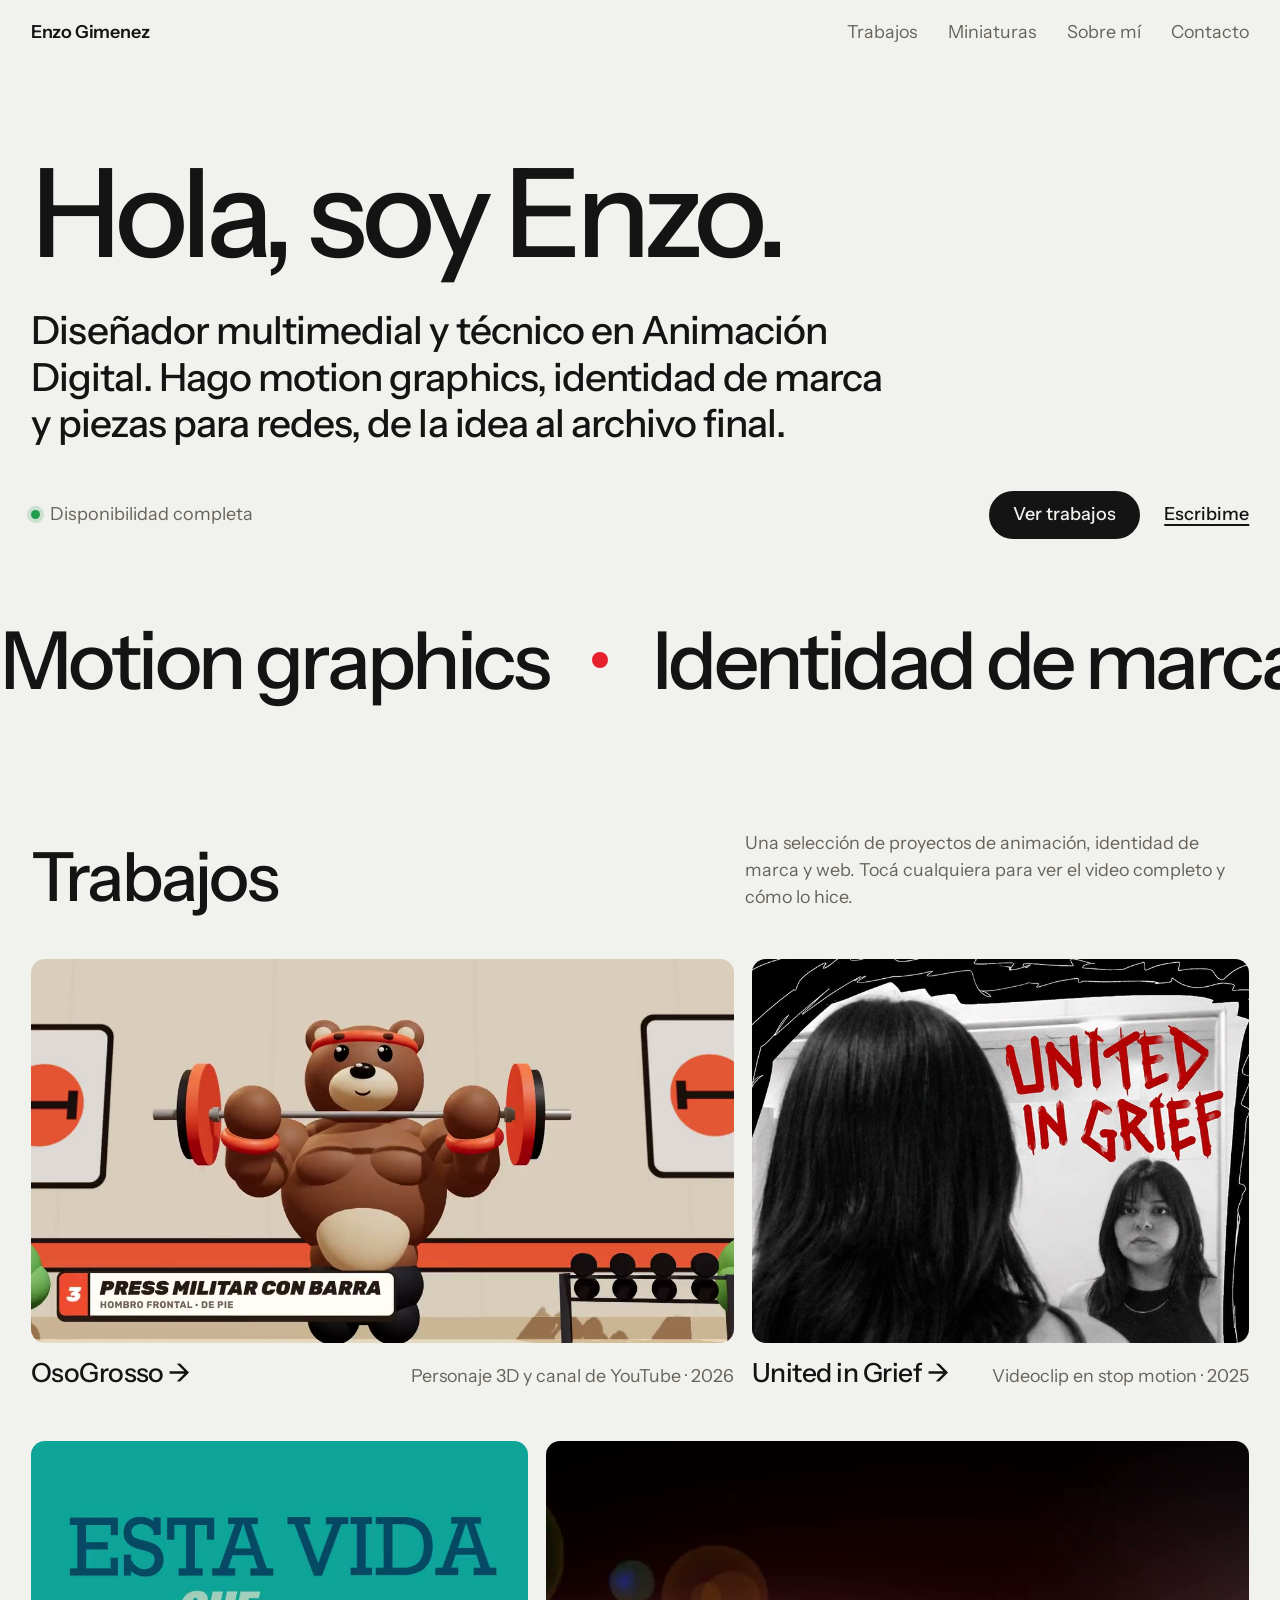
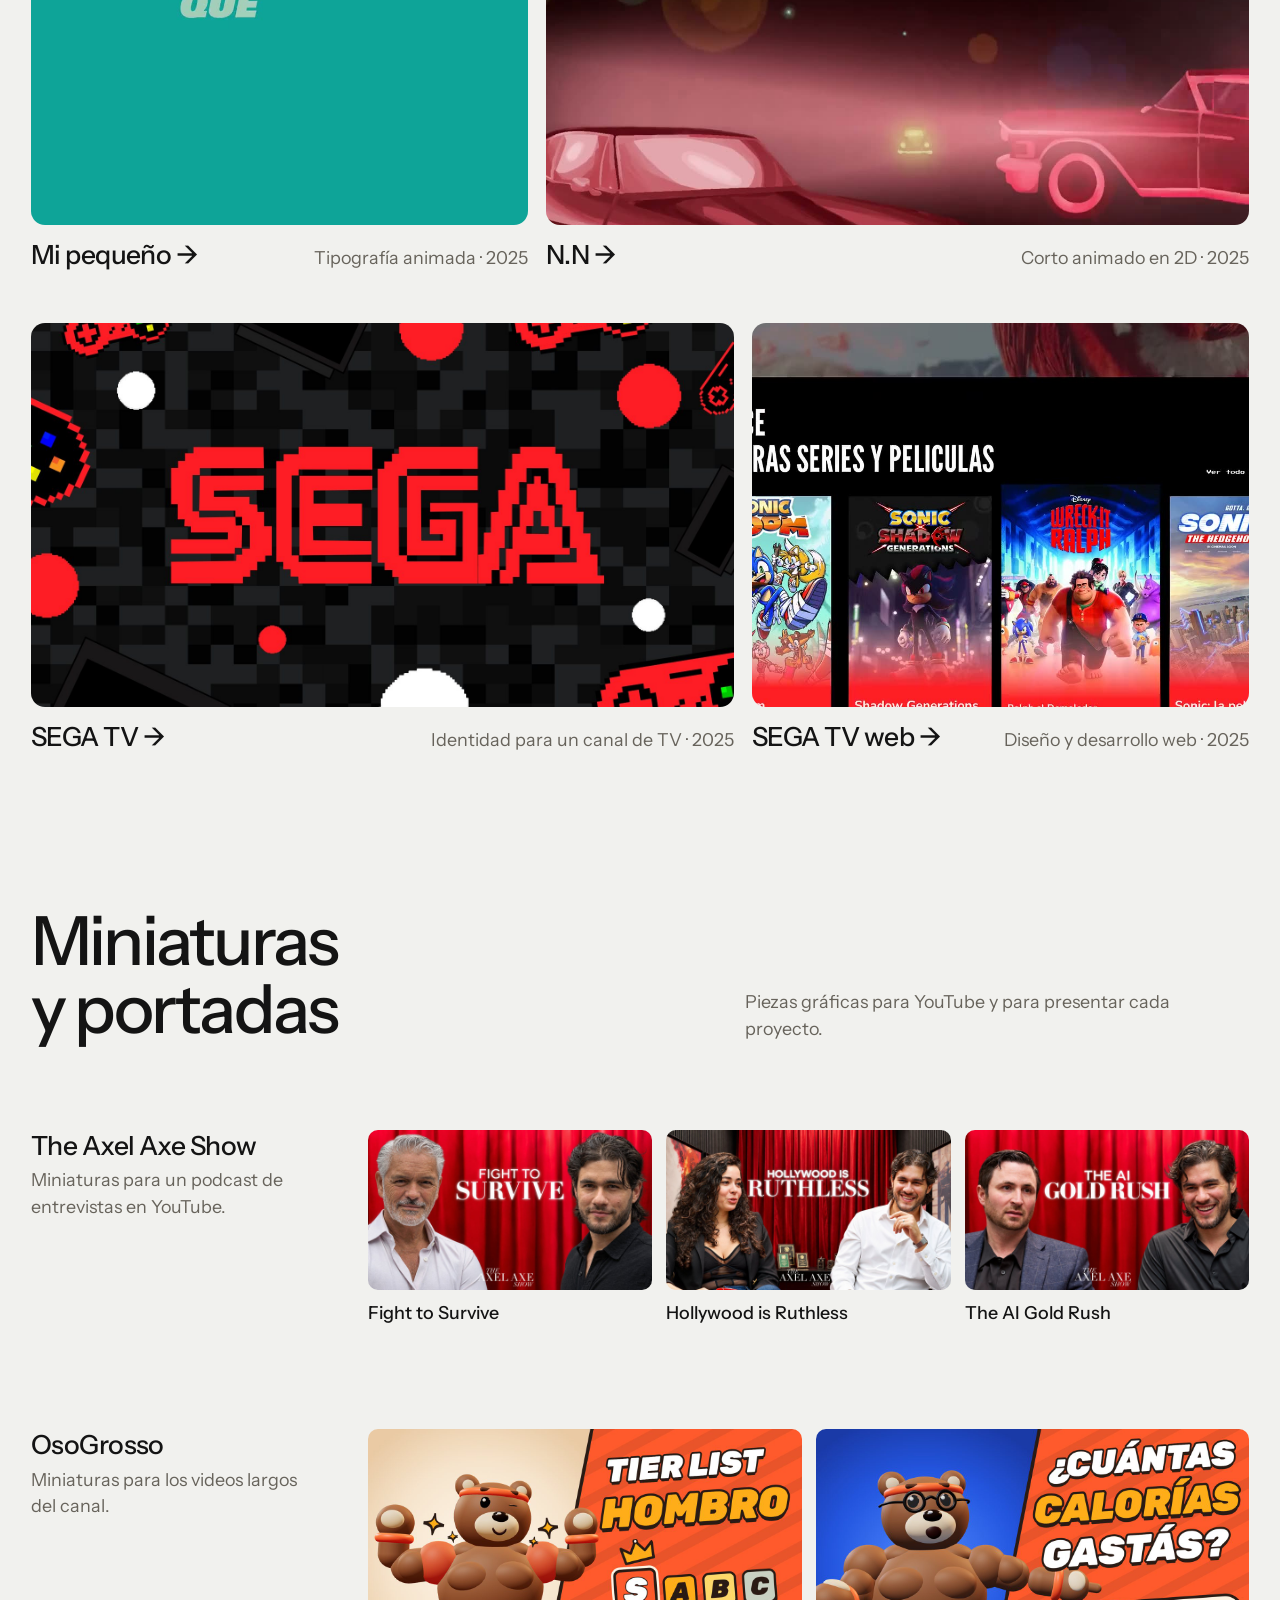
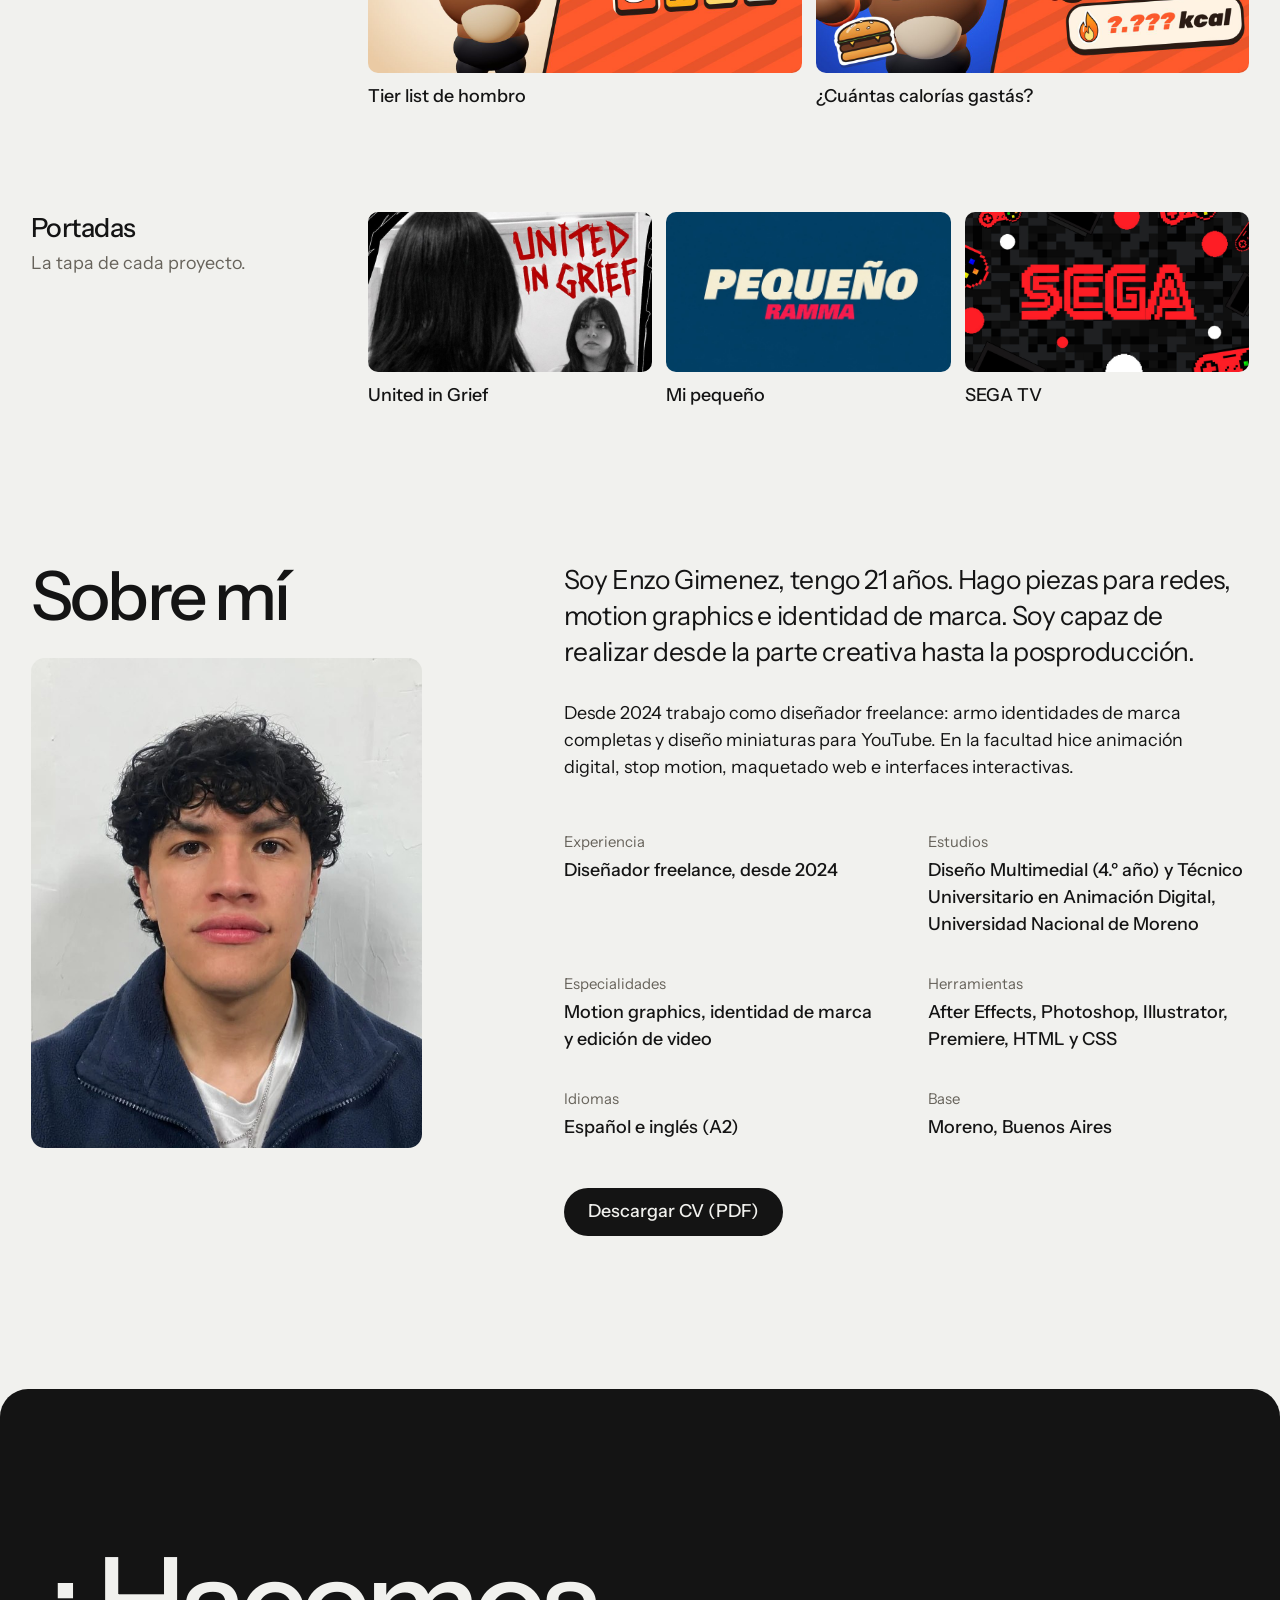
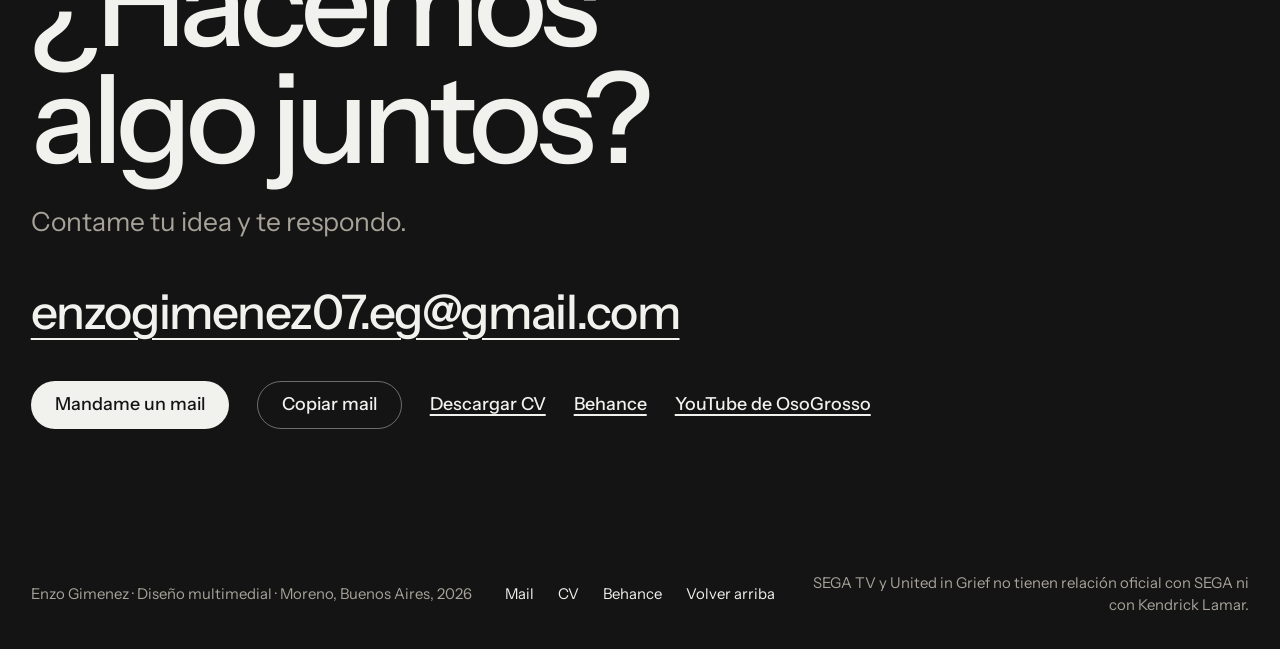
<file: index.html>
<!doctype html>
<html lang="es">
<head>
<meta charset="utf-8">
<meta name="viewport" content="width=device-width, initial-scale=1">
<title>Enzo Gimenez — Diseño multimedial</title>
<meta name="description" content="Enzo Gimenez, diseñador multimedial y técnico en Animación Digital: motion graphics, identidad de marca, animación y web. Moreno, Buenos Aires.">
<meta property="og:title" content="Enzo Gimenez — Diseño multimedial">
<meta property="og:description" content="Enzo Gimenez, diseñador multimedial y técnico en Animación Digital: motion graphics, identidad de marca, animación y web. Moreno, Buenos Aires.">
<meta property="og:image" content="media/poster-oso.jpg">
<meta name="theme-color" content="#f1f1ee">
<link rel="preconnect" href="https://fonts.googleapis.com">
<link rel="preconnect" href="https://fonts.gstatic.com" crossorigin>
<link href="https://fonts.googleapis.com/css2?family=Instrument+Sans:wght@400;500;600&display=swap" rel="stylesheet">
<link rel="icon" href="favicon.svg" type="image/svg+xml">
<link rel="stylesheet" href="styles.css">
</head>
<body id="top">

<header class="bar">
  <a class="bar__mark" href="#top">Enzo Gimenez</a>
  <nav class="bar__links" aria-label="Secciones"><a href="#trabajos">Trabajos</a><a href="#miniaturas">Miniaturas</a><a href="#sobre-mi">Sobre mí</a><a href="#contacto">Contacto</a></nav>
  <details class="bar__menu">
    <summary>Menú</summary>
    <nav class="bar__sheet" aria-label="Secciones"><a href="#trabajos">Trabajos</a><a href="#miniaturas">Miniaturas</a><a href="#sobre-mi">Sobre mí</a><a href="#contacto">Contacto</a></nav>
  </details>
</header>

<main>
  <section class="hero" aria-labelledby="hero-title">
    <h1 class="hero__title" id="hero-title">Hola, soy Enzo.</h1>
    <p class="hero__statement">Diseñador multimedial y técnico en Animación Digital<span class="solo-compu">. Hago motion graphics, identidad de marca y piezas para redes</span>, de la idea al archivo final.</p>
    <div class="hero__foot">
      <p class="hero__status"><span class="dot" aria-hidden="true"></span>Disponibilidad completa</p>
      <p class="hero__actions"><a class="btn" href="#trabajos">Ver trabajos</a><a class="link" href="#contacto">Escribime</a></p>
    </div>
  </section>

  <div class="ribbon" role="region" aria-label="Disciplinas">
    <div class="ribbon__track">
      <ul class="ribbon__group"><li>Motion graphics</li><li>Identidad de marca</li><li>Animación 2D</li><li>Stop motion</li><li>Edición de video</li><li>Miniaturas para YouTube</li><li>Diseño web</li></ul>
      <ul class="ribbon__group" aria-hidden="true"><li>Motion graphics</li><li>Identidad de marca</li><li>Animación 2D</li><li>Stop motion</li><li>Edición de video</li><li>Miniaturas para YouTube</li><li>Diseño web</li></ul>
    </div>
  </div>

  <section class="work" id="trabajos" aria-labelledby="work-title">
    <div class="head">
      <h2 class="h2" id="work-title">Trabajos</h2>
      <p class="head__note">Una selección de proyectos de animación, identidad de marca y web. Tocá cualquiera para ver el video completo y cómo lo hice.</p>
    </div>
    <ul class="grid">
      <li class="tile tile--w7">
        <a class="tile__link" href="proyectos/osogrosso.html">
          <span class="tile__media"><video src="media/loop-oso.mp4" poster="media/poster-oso.jpg" autoplay muted loop playsinline preload="metadata" aria-hidden="true"></video></span>
          <span class="tile__cap"><span class="tile__name">OsoGrosso <span class="tile__arrow" aria-hidden="true">→</span></span><span class="tile__kind">Personaje 3D y canal de YouTube · 2026</span></span>
        </a>
      </li>
      <li class="tile tile--w5">
        <a class="tile__link" href="proyectos/united-in-grief.html">
          <span class="tile__media"><img src="media/cover-united.jpg" alt="Portada de United in Grief: una chica de espaldas frente a un espejo y el título escrito a mano en rojo" loading="lazy"><video class="tile__hover" src="media/loop-united.mp4" muted loop playsinline preload="none" aria-hidden="true"></video></span>
          <span class="tile__cap"><span class="tile__name">United in Grief <span class="tile__arrow" aria-hidden="true">→</span></span><span class="tile__kind">Videoclip en stop motion · 2025</span></span>
        </a>
      </li>
      <li class="tile tile--w5">
        <a class="tile__link" href="proyectos/mi-pequeno.html">
          <span class="tile__media"><video src="media/loop-tipo.mp4" poster="media/poster-tipo.jpg" autoplay muted loop playsinline preload="metadata" aria-hidden="true"></video></span>
          <span class="tile__cap"><span class="tile__name">Mi pequeño <span class="tile__arrow" aria-hidden="true">→</span></span><span class="tile__kind">Tipografía animada · 2025</span></span>
        </a>
      </li>
      <li class="tile tile--w7">
        <a class="tile__link" href="proyectos/nn.html">
          <span class="tile__media"><video src="media/loop-nn.mp4" poster="media/poster-nn.jpg" autoplay muted loop playsinline preload="metadata" aria-hidden="true"></video></span>
          <span class="tile__cap"><span class="tile__name">N.N <span class="tile__arrow" aria-hidden="true">→</span></span><span class="tile__kind">Corto animado en 2D · 2025</span></span>
        </a>
      </li>
      <li class="tile tile--w7">
        <a class="tile__link" href="proyectos/sega-tv.html">
          <span class="tile__media"><img src="media/cover-sega.jpg" alt="Portada de SEGA TV: el logo pixelado sobre un fondo de joysticks" loading="lazy"><video class="tile__hover" src="media/loop-sega.mp4" muted loop playsinline preload="none" aria-hidden="true"></video></span>
          <span class="tile__cap"><span class="tile__name">SEGA TV <span class="tile__arrow" aria-hidden="true">→</span></span><span class="tile__kind">Identidad para un canal de TV · 2025</span></span>
        </a>
      </li>
      <li class="tile tile--w5">
        <a class="tile__link" href="proyectos/sega-tv-web.html">
          <span class="tile__media"><video src="media/loop-web.mp4" poster="media/poster-web.jpg" autoplay muted loop playsinline preload="metadata" aria-hidden="true"></video></span>
          <span class="tile__cap"><span class="tile__name">SEGA TV web <span class="tile__arrow" aria-hidden="true">→</span></span><span class="tile__kind">Diseño y desarrollo web · 2025</span></span>
        </a>
      </li>
    </ul>
  </section>

  <section class="graphics" id="miniaturas" aria-labelledby="graphics-title">
    <div class="head">
      <h2 class="h2" id="graphics-title">Miniaturas y portadas</h2>
      <p class="head__note">Piezas gráficas para YouTube y para presentar cada proyecto.</p>
    </div>
    <div class="gfx">
      <div class="gfx__head"><h3 class="gfx__title">The Axel Axe Show</h3><p class="gfx__note">Miniaturas para un podcast de entrevistas en YouTube.</p></div>
      <ul class="gfx__list gfx__list--3"><li class="gfx__item"><button class="gfx__media zoom" type="button" data-caption="The Axel Axe Show · Fight to Survive" aria-label="Ampliar: Fight to Survive"><img src="media/axel-fight.jpg" alt="Miniatura de The Axel Axe Show: «Fight to Survive», dos personas frente a un telón rojo" loading="lazy"></button><p class="gfx__name">Fight to Survive</p></li><li class="gfx__item"><button class="gfx__media zoom" type="button" data-caption="The Axel Axe Show · Hollywood is Ruthless" aria-label="Ampliar: Hollywood is Ruthless"><img src="media/axel-hollywood.jpg" alt="Miniatura de The Axel Axe Show: «Hollywood is Ruthless», entrevista en un set con telón rojo" loading="lazy"></button><p class="gfx__name">Hollywood is Ruthless</p></li><li class="gfx__item"><button class="gfx__media zoom" type="button" data-caption="The Axel Axe Show · The AI Gold Rush" aria-label="Ampliar: The AI Gold Rush"><img src="media/axel-ai.jpg" alt="Miniatura de The Axel Axe Show: «The AI Gold Rush», dos personas frente a un telón rojo" loading="lazy"></button><p class="gfx__name">The AI Gold Rush</p></li></ul>
    </div>
    <div class="gfx">
      <div class="gfx__head"><h3 class="gfx__title">OsoGrosso</h3><p class="gfx__note">Miniaturas para los videos largos del canal.</p></div>
      <ul class="gfx__list gfx__list--2"><li class="gfx__item"><button class="gfx__media zoom" type="button" data-caption="OsoGrosso · Tier list de hombro" aria-label="Ampliar: Tier list de hombro"><img src="media/oso-thumb-hombro.jpg" alt="Miniatura de OsoGrosso: el oso junto al título «Tier list hombro» y las letras S, A, B y C" loading="lazy"></button><p class="gfx__name">Tier list de hombro</p></li><li class="gfx__item"><button class="gfx__media zoom" type="button" data-caption="OsoGrosso · ¿Cuántas calorías gastás?" aria-label="Ampliar: ¿Cuántas calorías gastás?"><img src="media/oso-thumb-calorias.jpg" alt="Miniatura de OsoGrosso: el oso con anteojos y la pregunta «¿Cuántas calorías gastás?»" loading="lazy"></button><p class="gfx__name">¿Cuántas calorías gastás?</p></li></ul>
    </div>
    <div class="gfx">
      <div class="gfx__head"><h3 class="gfx__title">Portadas</h3><p class="gfx__note">La tapa de cada proyecto.</p></div>
      <ul class="gfx__list gfx__list--3"><li class="gfx__item"><button class="gfx__media zoom" type="button" data-caption="Portadas · United in Grief" aria-label="Ampliar: United in Grief"><img src="media/cover-united.jpg" alt="Portada de United in Grief con el título escrito a mano en rojo" loading="lazy"></button><p class="gfx__name">United in Grief</p></li><li class="gfx__item"><button class="gfx__media zoom" type="button" data-caption="Portadas · Mi pequeño" aria-label="Ampliar: Mi pequeño"><img src="media/cover-tipo.jpg" alt="Portada de Mi pequeño: letras crema y magenta sobre azul" loading="lazy"></button><p class="gfx__name">Mi pequeño</p></li><li class="gfx__item"><button class="gfx__media zoom" type="button" data-caption="Portadas · SEGA TV" aria-label="Ampliar: SEGA TV"><img src="media/cover-sega.jpg" alt="Portada del manual de SEGA TV: el logo pixelado sobre un fondo de joysticks" loading="lazy"></button><p class="gfx__name">SEGA TV</p></li></ul>
    </div>
  </section>

  <section class="about" id="sobre-mi" aria-labelledby="about-title">
    <div class="about__side">
      <h2 class="h2" id="about-title">Sobre mí</h2>
      <img class="about__photo media" src="media/enzo.jpg" alt="Enzo Gimenez de frente, con campera azul, sobre una pared blanca" width="640" height="800" loading="lazy">
    </div>
    <div class="about__text">
      <p class="about__lead">Soy Enzo Gimenez, tengo 21 años. Hago piezas para redes, motion graphics e identidad de marca. Soy capaz de realizar desde la parte creativa hasta la posproducción.</p>
      <p>Desde 2024 trabajo como diseñador freelance: armo identidades de marca completas y diseño miniaturas para YouTube. En la facultad hice animación digital, stop motion, maquetado web e interfaces interactivas.</p>
    </div>
    <dl class="about__list">
      <div><dt>Experiencia</dt><dd>Diseñador freelance, desde 2024</dd></div>
      <div><dt>Estudios</dt><dd>Diseño Multimedial (4.º año) y Técnico Universitario en Animación Digital, Universidad Nacional de Moreno</dd></div>
      <div><dt>Especialidades</dt><dd>Motion graphics, identidad de marca y edición de video</dd></div>
      <div><dt>Herramientas</dt><dd>After Effects, Photoshop, Illustrator, Premiere, HTML y CSS</dd></div>
      <div><dt>Idiomas</dt><dd>Español e inglés (A2)</dd></div>
      <div><dt>Base</dt><dd>Moreno, Buenos Aires</dd></div>
    </dl>
    <p class="about__cv"><a class="btn" href="media/Enzo-Gimenez-CV.pdf" download>Descargar CV (PDF)</a></p>
  </section>

  <section class="contact" id="contacto" aria-labelledby="contact-title">
    <h2 class="contact__title" id="contact-title">¿Hacemos algo juntos?</h2>
    <p class="contact__lead">Contame tu idea y te respondo.</p>
    <p class="contact__mail"><a href="mailto:enzogimenez07.eg@gmail.com">enzogimenez07.eg@gmail.com</a></p>
    <p class="contact__actions"><a class="btn btn--light" href="mailto:enzogimenez07.eg@gmail.com?subject=Hola%20Enzo">Mandame un mail</a><button class="btn btn--ghost" type="button" data-copy="enzogimenez07.eg@gmail.com" aria-live="polite">Copiar mail</button><a class="link" href="media/Enzo-Gimenez-CV.pdf" download>Descargar CV</a><a class="link" href="https://www.behance.net/enzogimenez2" target="_blank" rel="noopener">Behance</a><a class="link" href="https://www.youtube.com/@osogrosso" target="_blank" rel="noopener">YouTube de OsoGrosso</a></p>
  </section>
</main>

<footer class="foot">
  <p>Enzo Gimenez · Diseño multimedial · Moreno, Buenos Aires, 2026</p>
  <p class="foot__links"><a href="mailto:enzogimenez07.eg@gmail.com">Mail</a><a href="media/Enzo-Gimenez-CV.pdf" download>CV</a><a href="https://www.behance.net/enzogimenez2" target="_blank" rel="noopener">Behance</a><a href="#top">Volver arriba</a></p>
  <p class="foot__note">SEGA TV y United in Grief no tienen relación oficial con SEGA ni con Kendrick Lamar.</p>
</footer>

<script src="main.js"></script>
</body>
</html>
</file>
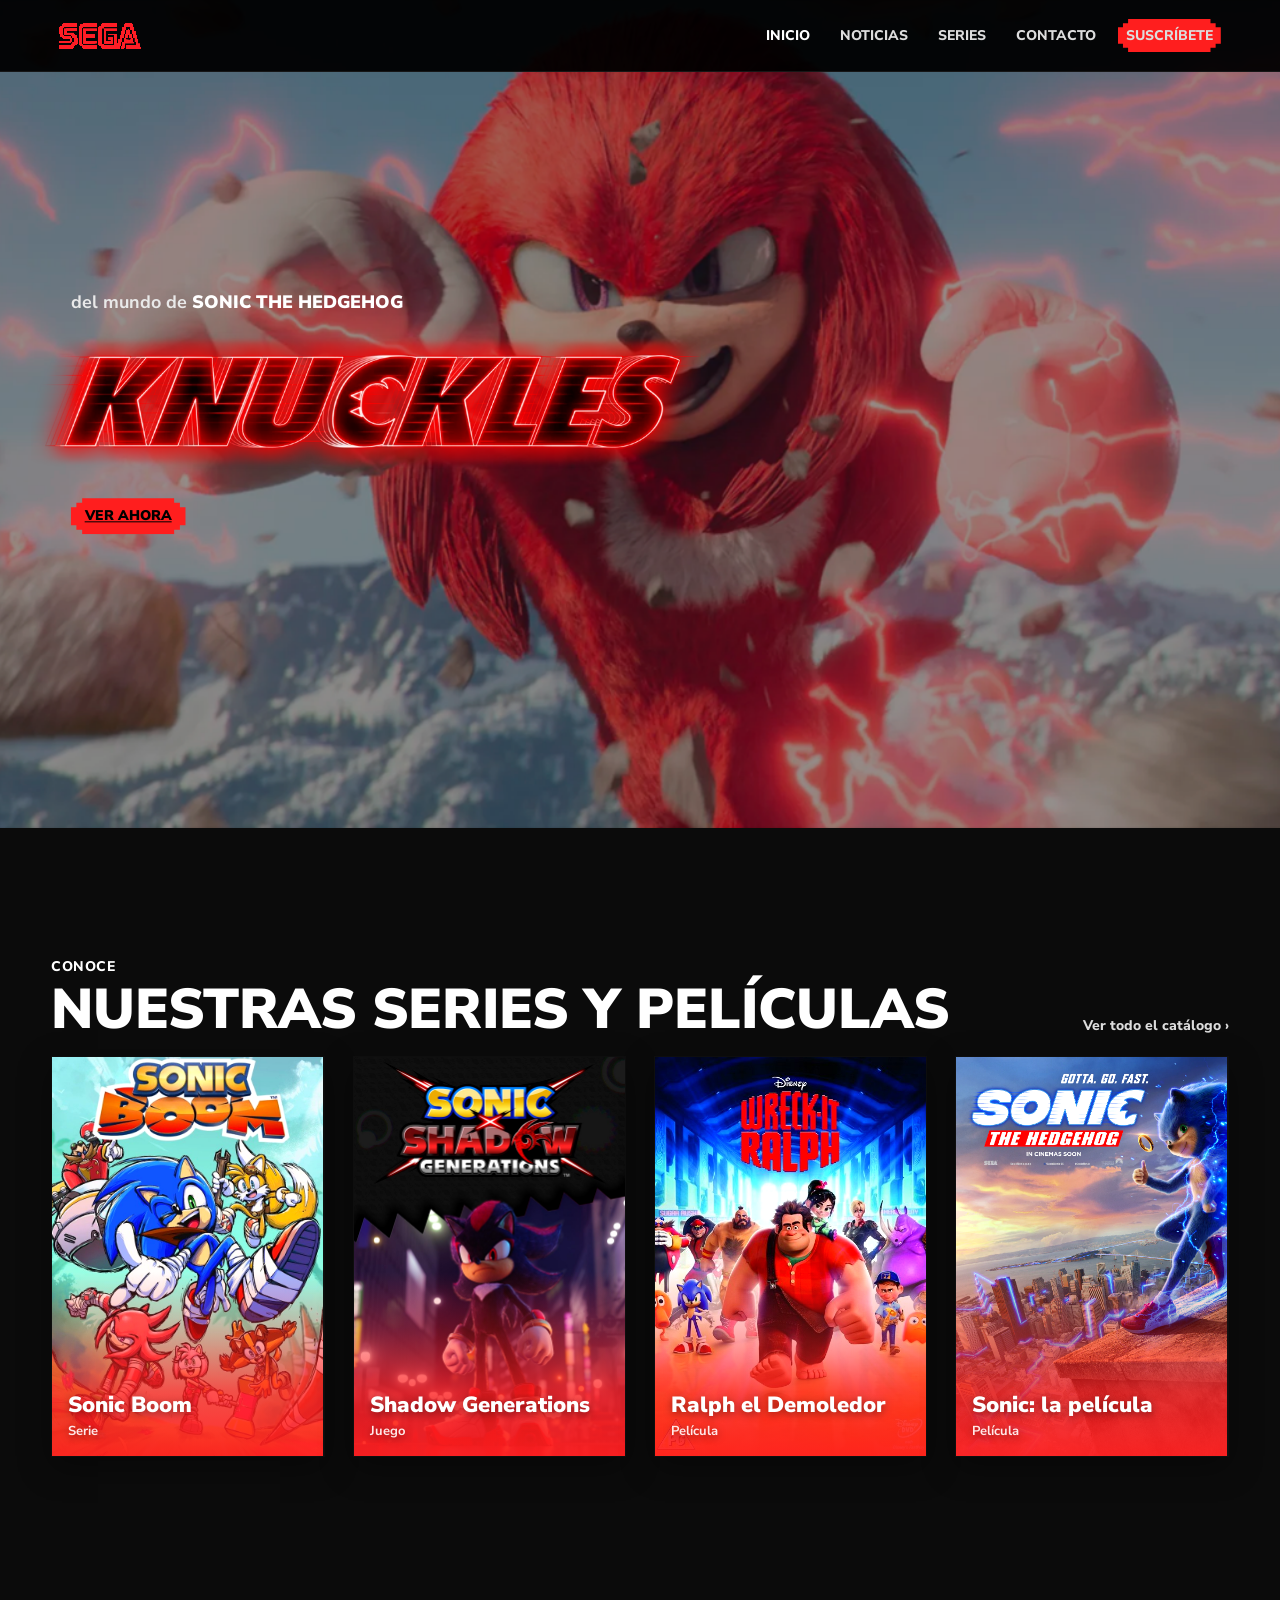
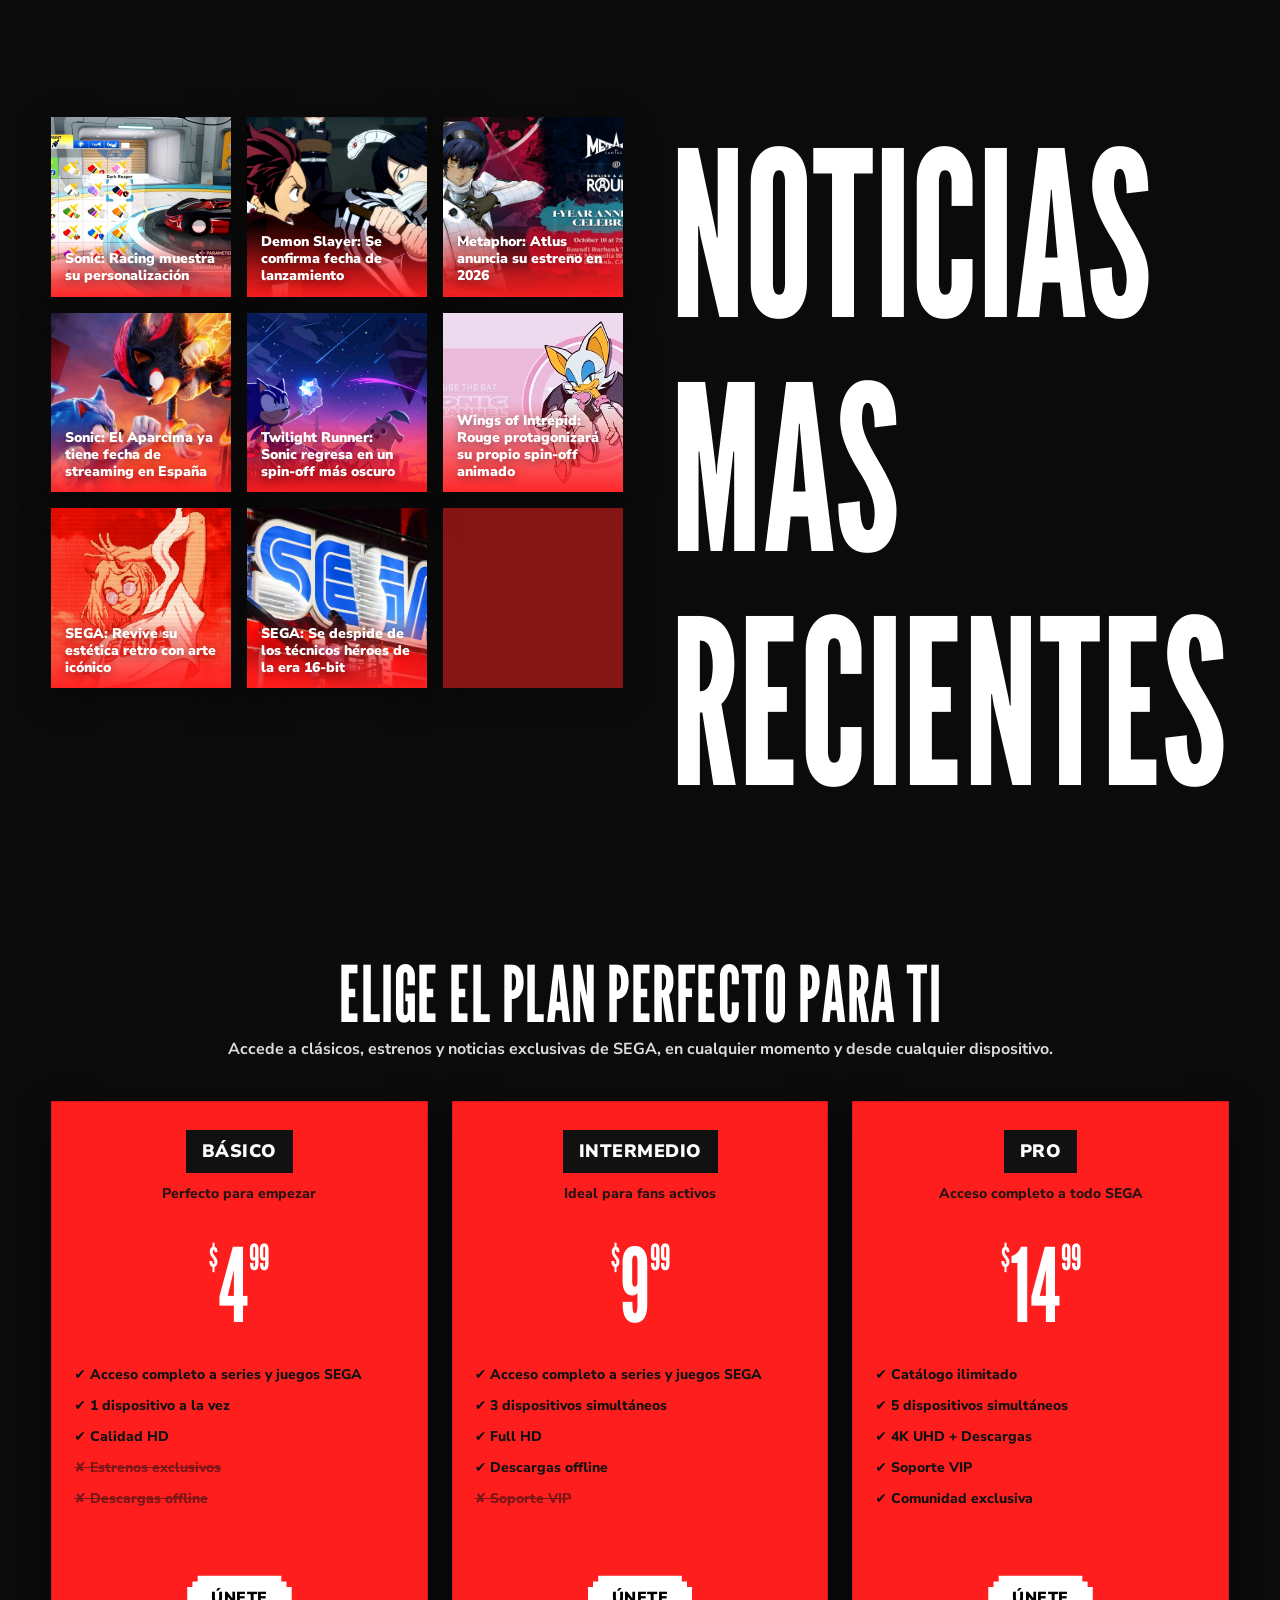
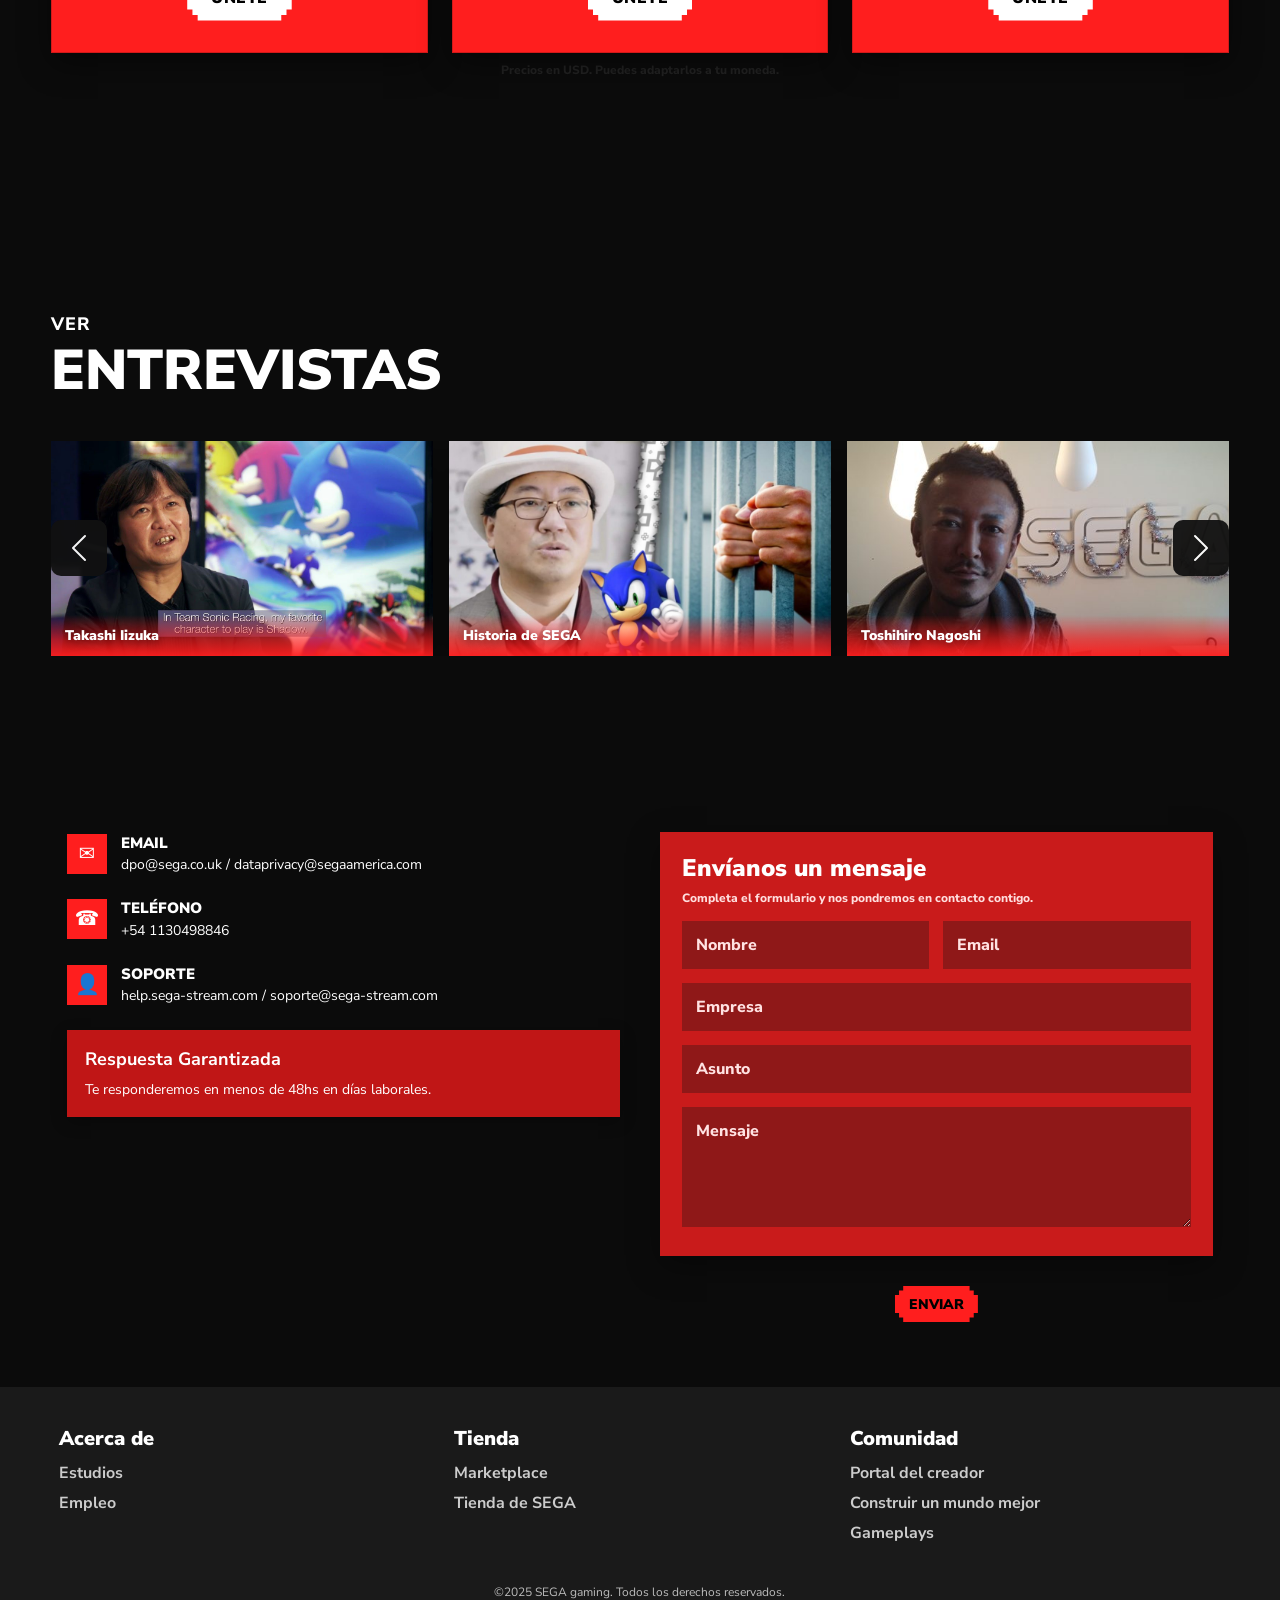
<file: sega-web/index.html>
<!DOCTYPE html>
<html lang="es">
<head>
  <meta charset="UTF-8" />
  <meta name="viewport" content="width=device-width, initial-scale=1" />
  <title>SEGA • Knuckles</title>
  <link rel="preconnect" href="https://fonts.googleapis.com">
  <link rel="preconnect" href="https://fonts.gstatic.com" crossorigin>
  <link href="https://fonts.googleapis.com/css2?family=Nunito+Sans:wght@400;600;700;800;900&display=swap" rel="stylesheet">
  <link href="https://fonts.googleapis.com/css2?family=League+Gothic:wdth@75&display=swap" rel="stylesheet">
<link href="https://cdn.jsdelivr.net/npm/bootstrap@5.3.3/dist/css/bootstrap.min.css" rel="stylesheet">

  <link rel="stylesheet" href="styles.css">
<script src="https://cdn.jsdelivr.net/npm/bootstrap@5.3.3/dist/js/bootstrap.bundle.min.js"></script>

  
</head>
<body>
<script>
  document.addEventListener('DOMContentLoaded', function () {
    const btn  = document.querySelector('.nav-toggle');
    const menu = document.getElementById('main-menu');

    if (!btn || !menu) { console.warn('No encuentro .nav-toggle o #main-menu'); return; }

    function toggleMenu() {
      const open = btn.getAttribute('aria-expanded') === 'true';
      btn.setAttribute('aria-expanded', String(!open));
      menu.classList.toggle('open', !open);
    }

    btn.addEventListener('click', toggleMenu);

    window.addEventListener('keydown', (e) => {
      if (e.key === 'Escape' && menu.classList.contains('open')) {
        btn.setAttribute('aria-expanded', 'false');
        menu.classList.remove('open');
        btn.focus();
      }
    });

    menu.addEventListener('click', (e) => {
      if (e.target.closest('a') && menu.classList.contains('open')) {
        btn.setAttribute('aria-expanded', 'false');
        menu.classList.remove('open');
      }
    });
  });
</script>

  <script>
  (function(){
    const btn  = document.querySelector('.nav-toggle');
    const menu = document.getElementById('main-menu');

    if(!btn || !menu) return;

    const toggle = () => {
      const open = btn.getAttribute('aria-expanded') === 'true';
      btn.setAttribute('aria-expanded', String(!open));
      menu.classList.toggle('open', !open);
      if(!open) menu.querySelector('a')?.focus();
    };

    btn.addEventListener('click', toggle);

    window.addEventListener('keydown', (e) => {
      if(e.key === 'Escape' && menu.classList.contains('open')){
        btn.setAttribute('aria-expanded', 'false');
        menu.classList.remove('open');
        btn.focus();
      }
    });

    menu.addEventListener('click', (e) => {
      const a = e.target.closest('a');
      if(a && menu.classList.contains('open')){
        btn.setAttribute('aria-expanded', 'false');
        menu.classList.remove('open');
      }
    });
  })();
</script>

 <nav class="nav" aria-label="Principal">
  <div class="nav-inner">
    <a class="brand" href="#" aria-label="SEGA">
      <img src="img/sega.png" alt="SEGA logo" />
    </a>

    <button class="nav-toggle" aria-expanded="false"
            aria-controls="main-menu" aria-label="Abrir menú">☰</button>

    <!-- Menú -->
    <div id="main-menu" class="menu" role="menubar">
      <a href="#" class="active" role="menuitem">INICIO</a>
      <a href="#noticias" role="menuitem">NOTICIAS</a>
      <a href="#series" role="menuitem">SERIES</a>
      <a href="#contacto" role="menuitem">CONTACTO</a>
      <a class="btn-8bit" href="#planes" role="menuitem">SUSCRÍBETE</a>
    </div>
  </div>
</nav>


  
  <header class="hero">
    <div class="hero-media" aria-hidden="true"></div>
    <div class="hero-overlay" aria-hidden="true"></div>

    <div class="hero-content">
      <p class="eyebrow">del mundo de <b> SONIC THE HEDGEHOG</b></p>
      <div class="title-img">
        <img src= "img/Knuckles_series_logo.webp (2) (1).png"
        alt="Knuckles Logo" />
      </div>
      <div class="cta">
        <a class="btn-8bit" href="#">VER AHORA</a>
      </div>
    </div>
  </header>

<!-- ===================== SLIDE DE SERIES ==================== -->

  <section class="landing-band">
  <section class="section-catalog" id="series">

      <div class="section-head">
        <div>
          <p class="eyebrow-sec">CONOCE</p>
          <h2 class="section-title">NUESTRAS SERIES Y PELÍCULAS</h2>
        </div>
        <a class="see-all" href="#">Ver todo el catálogo ›</a>
      </div>

      <div class="card-viewport">
        <button class="nav-btn prev" aria-label="Anterior">‹</button>

        <div class="card-scroller" id="catalog-scroller" tabindex="0">

  <article class="card">
    <div class="card-inner">
      <img src="img/sonic-boom.jpg" alt="Sonic Boom">
      <div class="card-grad"></div>
      <div class="card-meta">
        <h3>Sonic Boom</h3>
        <p class="type">Serie</p>
        <p class="desc">Sonic y sus amigos enfrentan amenazas absurdas con humor, peleas rápidas y mucho caos en su isla.</p>
      </div>
    </div>
  </article>

  <article class="card">
    <div class="card-inner">
      <img src="img/EGS_SonictheHedgehog3MoviePack_SONICTEAM_DLC_S2_1200x1600-7930400be5504730f7b7df50b194a229.jpg" alt="Shadow Generations">
      <div class="card-grad"></div>
      <div class="card-meta">
        <h3>Shadow Generations</h3>
        <p class="type">Juego</p>
        <p class="desc">Viajá por líneas temporales para reescribir el destino de Shadow en niveles veloces y desafiantes.</p>
      </div>
    </div>
  </article>

  <article class="card">
    <div class="card-inner">
      <img src="img/rompe-ralph-poster (1).jpg" alt="Ralph el Demoledor">
      <div class="card-grad"></div>
      <div class="card-meta">
        <h3>Ralph el Demoledor</h3>
        <p class="type">Película</p>
        <p class="desc">Ralph abandona su rol de villano para buscar su lugar en el arcade, cruzándose con mundos y héroes retro.</p>
      </div>
    </div>
  </article>

  <article class="card">
    <div class="card-inner">
      <img src="img/sonic_the_hedgehog_ver3_xlg_1024x1024_2x.png" alt="Sonic: la película">
      <div class="card-grad"></div>
      <div class="card-meta">
        <h3>Sonic: la película</h3>
        <p class="type">Película</p>
        <p class="desc">Sonic llega a la Tierra y se enfrenta al Dr. Robotnik en una persecución frenética a pura velocidad.</p>
      </div>
    </div>
  </article>

</div>

        <button class="nav-btn next" aria-label="Siguiente">›</button>
      </div>
<!-- ===================== SLIDE DE NOTICIAS ===================== -->
    </section>
  </section>
<section class="section-news" id="noticias">

  <div class="news-grid">
    <a class="news-card" href="#">
      <img src="img/20257179281614_1.jpg.png" alt="Sonic: Racing muestra su personalización">
      <div class="meta">Sonic: Racing muestra su personalización</div>
    </a>

    <a class="news-card" href="#">
      <img src="img/demon-slayer-kimetsu-no-yaiba-the-hinokami-chronicles-2-202572816513744_1.jpg.png" alt="Demon Slayer: Se confirma fecha de lanzamiento">
      <div class="meta">Demon Slayer: Se confirma fecha de lanzamiento</div>
    </a>

    <a class="news-card" href="#">
      <img src="img/s_a_pf_m_anni.jpg.png" alt="Metaphor: Atlus anuncia su estreno en 2026">
      <div class="meta">Metaphor: Atlus anuncia su estreno en 2026</div>
    </a>

    <a class="news-card" href="#">
      <img src="img/2025218124947_1.jpg.png" alt="Sonic: El Aparcima ya tiene fecha de streaming en España">
      <div class="meta">Sonic: El Aparcima ya tiene fecha de streaming en España</div>
    </a>

    <a class="news-card" href="#">
      <img src="img/Sonic-Sega-PC-gaming-Sonic-Frontiers-Video-Game-Art-Sonic-the-Hedgehog-meteors-tower-grass-night-diamonds-2197423.jpg" alt="Twilight Runner: Sonic regresa en un spin-off más oscuro">
      <div class="meta">Twilight Runner: Sonic regresa en un spin-off más oscuro</div>
    </a>

    <a class="news-card" href="#">
      <img src="img/OIP.jpg" alt="Wings of Intrigue: Rouge protagonizará su propio spin-off animado">
      <div class="meta">Wings of Intrepid: Rouge protagonizará su propio spin-off animado</div>
    </a>

    <a class="news-card" href="#">
      <img src="img/5b36169e-ff66-4126-be00-99d41a79e208.png" alt="SEGA: Revive su estética retro con arte icónico">
      <div class="meta">SEGA: Revive su estética retro con arte icónico</div>
    </a>

    <a class="news-card" href="#">
      <img src="img/_noticias2020_-5633467.jpg" alt="SEGA: Se despide de los técnicos héroes de la era 16-bit">
      <div class="meta">SEGA: Se despide de los técnicos héroes de la era 16-bit</div>
    </a>

    <div class="news-card placeholder" aria-hidden="true"></div>
  </div>

 <div class="news-title-block">
  <h2 class="news-word noticias">NOTICIAS</h2>
  <h2 class="news-word mas">MAS</h2>
  <h2 class="news-word recientes">RECIENTES</h2>
</div>


</section>


<script>
  document.addEventListener('DOMContentLoaded', function () {
    const scroller = document.getElementById('catalog-scroller');
    const prev = document.querySelector('.nav-btn.prev');
    const next = document.querySelector('.nav-btn.next');

    if (!scroller || !prev || !next) return;

    const step = () => Math.max(280, Math.round(scroller.clientWidth * 0.9));
    prev.addEventListener('click', () => scroller.scrollBy({ left: -step(), behavior: 'smooth' }));
    next.addEventListener('click', () => scroller.scrollBy({ left:  step(), behavior: 'smooth' }));
  });
</script>

<!-- ===================== SLIDE: PLANES / PRECIOS ===================== -->
<section id="planes" class="slide-pricing" aria-labelledby="pricing-title">
  

  <div class="wrap">
    <h2 id="pricing-title">Elige el plan perfecto para ti</h2>
    <p class="subtitle">Accede a clásicos, estrenos y noticias exclusivas de SEGA, en cualquier momento y desde cualquier dispositivo.</p>

    <div class="cards">
      <!-- Plan Básico -->
      <article class="card">
        <header class="head">
          <span class="plan">Básico</span>
          <p class="tagline">Perfecto para empezar</p>
        </header>
        <div class="price"><small>$</small>4<small>99</small></div>
        <ul>
          <li>✔ Acceso completo a series y juegos SEGA</li>
          <li>✔ 1 dispositivo a la vez</li>
          <li>✔ Calidad HD</li>
          <li class="mute">✘ Estrenos exclusivos</li>
          <li class="mute">✘ Descargas offline</li>
        </ul>
        <a class="pricing-btn" href="#!">Únete</a>
      </article>

      <!-- Plan Intermedio -->
      <article class="card">
        <header class="head">
          <span class="plan">Intermedio</span>
          <p class="tagline">Ideal para fans activos</p>
        </header>
        <div class="price"><small>$</small>9<small>99</small></div>
        <ul>
          <li>✔ Acceso completo a series y juegos SEGA</li>
          <li>✔ 3 dispositivos simultáneos</li>
          <li>✔ Full HD</li>
          <li>✔ Descargas offline</li>
          <li class="mute">✘ Soporte VIP</li>
        </ul>
        <a class="pricing-btn" href="#!">Únete</a>
      </article>

      <!-- Plan Pro -->
      <article class="card">
        <header class="head">
          <span class="plan">Pro</span>
          <p class="tagline">Acceso completo a todo SEGA</p>
        </header>
        <div class="price"><small>$</small>14<small>99</small></div>
        <ul>
          <li>✔ Catálogo ilimitado</li>
          <li>✔ 5 dispositivos simultáneos</li>
          <li>✔ 4K UHD + Descargas</li>
          <li>✔ Soporte VIP</li>
          <li>✔ Comunidad exclusiva</li>
        </ul>
        <a class="pricing-btn" href="#!">Únete</a>
      </article>
    </div>

    <p class="footnote">Precios en USD. Puedes adaptarlos a tu moneda.</p>
  </div>
</section>

<!-- =================== /SLIDE: PLANES / PRECIOS =================== -->
<section id="entrevistas" class="section-interviews">
  <div class="section-head">
    <div>
      <p class="eyebrow-sec">VER</p>
      <h2 class="section-title">ENTREVISTAS</h2>
    </div>
  </div>

  <div id="carouselEntrevistas" class="carousel slide" data-bs-ride="carousel">
   

    <div class="carousel-inner">
      <div class="carousel-item active">
        <div class="row g-3">
          <div class="col-12 col-md-4">
            <a class="interview-card" href="#!" aria-label="Ver entrevista a Takashi Iizuka">
              <img src="img/maxresdefault (3).jpg" alt="Takashi Iizuka">
              <div class="meta">Takashi Iizuka</div>
            </a>
          </div>
          <div class="col-12 col-md-4">
            <a class="interview-card" href="#!" aria-label="Ver Historia de SEGA">
              <img src="img/sonic-prision-1000x600.jpeg" alt="Historia de SEGA">
              <div class="meta">Historia de SEGA</div>
            </a>
          </div>
          <div class="col-12 col-md-4">
            <a class="interview-card" href="#!" aria-label="Ver entrevista a Toshihiro Nagoshi">
              <img src="img/toshihiro-nagoshi.jpg" alt="Toshihiro Nagoshi">
              <div class="meta">Toshihiro Nagoshi</div>
            </a>
          </div>
        </div>
      </div>

      <div class="carousel-item">
        <div class="row g-3">
          <div class="col-12 col-md-4">
            <a class="interview-card" href="#!">
              <img src="img/maxresdefault.jpg" alt="Entrevista desarrollador 1">
              <div class="meta">Detrás de escena</div>
            </a>
          </div>
          <div class="col-12 col-md-4">
            <a class="interview-card" href="#!">
              <img src="img/sonicrise_concept.jpg" alt="Entrevista desarrollador 2">
              <div class="meta">Arte & Concept</div>
            </a>
          </div>
          <div class="col-12 col-md-4">
            <a class="interview-card" href="#!">
              <img src="img/3367-sintetizador-de-sonido-analogico-casero-basado-en-sega-megadrive-y-arduino.jpg" alt="Entrevista desarrollador 3">
              <div class="meta">Música & Sonido</div>
            </a>
          </div>
        </div>
      </div>
    </div>

    <!-- Controles -->
    <button class="carousel-control-prev" type="button" data-bs-target="#carouselEntrevistas" data-bs-slide="prev" aria-label="Anterior">
      <span class="carousel-control-prev-icon" aria-hidden="true"></span>
    </button>
    <button class="carousel-control-next" type="button" data-bs-target="#carouselEntrevistas" data-bs-slide="next" aria-label="Siguiente">
      <span class="carousel-control-next-icon" aria-hidden="true"></span>
    </button>
  </div>
</section>


<!-- ===================== SLIDE FINAL (CONTACTO + FOOTER) ===================== -->
<section id="contacto" class="slide-final">
  

  <div class="contact-row">


    <!-- Columna izquierda -->
    <div class="info-col">
      <div class="info-list">
        <div class="info-item">
          <div class="info-ico">✉</div>
          <div>
            <p class="info-label">EMAIL</p>
            <p class="info-text">dpo@sega.co.uk / dataprivacy@segaamerica.com</p>
          </div>
        </div>
        <div class="info-item">
          <div class="info-ico">☎</div>
          <div>
            <p class="info-label">TELÉFONO</p>
            <p class="info-text">+54 1130498846</p>
          </div>
        </div>
        <div class="info-item">
          <div class="info-ico">👤</div>
          <div>
            <p class="info-label">SOPORTE</p>
            <p class="info-text">help.sega-stream.com / soporte@sega-stream.com</p>
          </div>
        </div>
      </div>

      <div class="banner">
        <strong>Respuesta Garantizada</strong>
        <small>Te responderemos en menos de 48hs en días laborales.</small>
      </div>
    </div>

    <!-- Columna derecha -->
    <div class="form-col">
      <form id="contacto-form" class="form-box" onsubmit="event.preventDefault()">
        <h4>Envíanos un mensaje</h4>
        <p class="help">Completa el formulario y nos pondremos en contacto contigo.</p>

        <div class="row2">
          <label><input type="text" name="nombre" placeholder="Nombre" required></label>
          <label><input type="email" name="email" placeholder="Email" required></label>
        </div>

        <label style="display:block; margin-top:14px;">
          <input type="text" name="empresa" placeholder="Empresa">
        </label>

        <label style="display:block; margin-top:14px;">
          <input type="text" name="asunto" placeholder="Asunto">
        </label>

        <label style="display:block; margin-top:14px;">
          <textarea name="mensaje" placeholder="Mensaje"></textarea>
        </label>
      </form>

      <div class="send-outer">
        <button class="btn-8bit" type="submit" form="contacto-form">ENVIAR</button>
      </div>
    </div>
  </div>

  <!-- Footer -->
  <footer class="sf-footer">
    <div class="sf-wrap">
      <div class="sf-grid">
        <div class="sf-col-4">
          <h5>Acerca de</h5>
          <a href="#">Estudios</a>
          <a href="#">Empleo</a>
        </div>

        <div class="sf-col-4">
          <h5>Tienda</h5>
          <a href="#">Marketplace</a>
          <a href="#">Tienda de SEGA</a>
        </div>

        <div class="sf-col-4">
          <h5>Comunidad</h5>
          <a href="#">Portal del creador</a>
          <a href="#">Construir un mundo mejor</a>
          <a href="#">Gameplays</a>
        </div>

        <div class="sf-col-12 copy">
          ©2025 SEGA gaming. Todos los derechos reservados.
        </div>
      </div>
    </div>
  </footer>
</section>



</body>
</html>
</file>
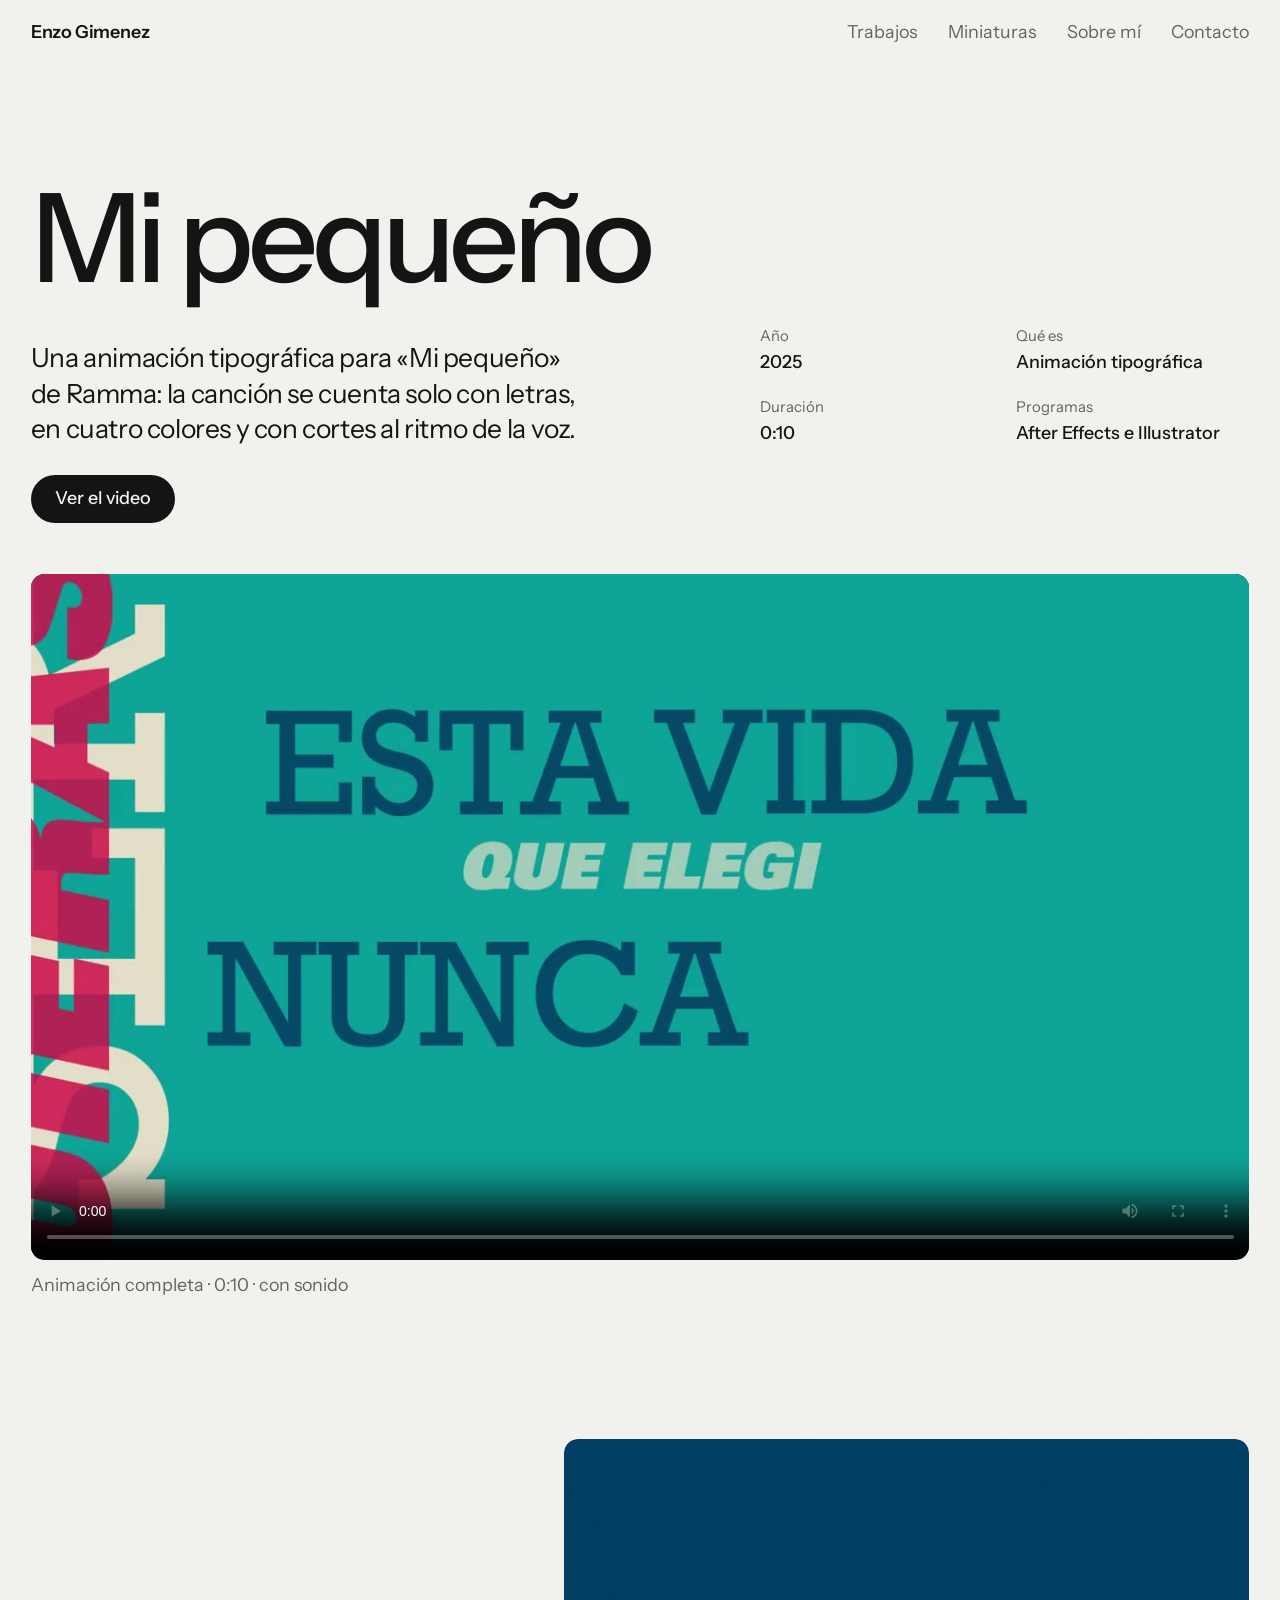
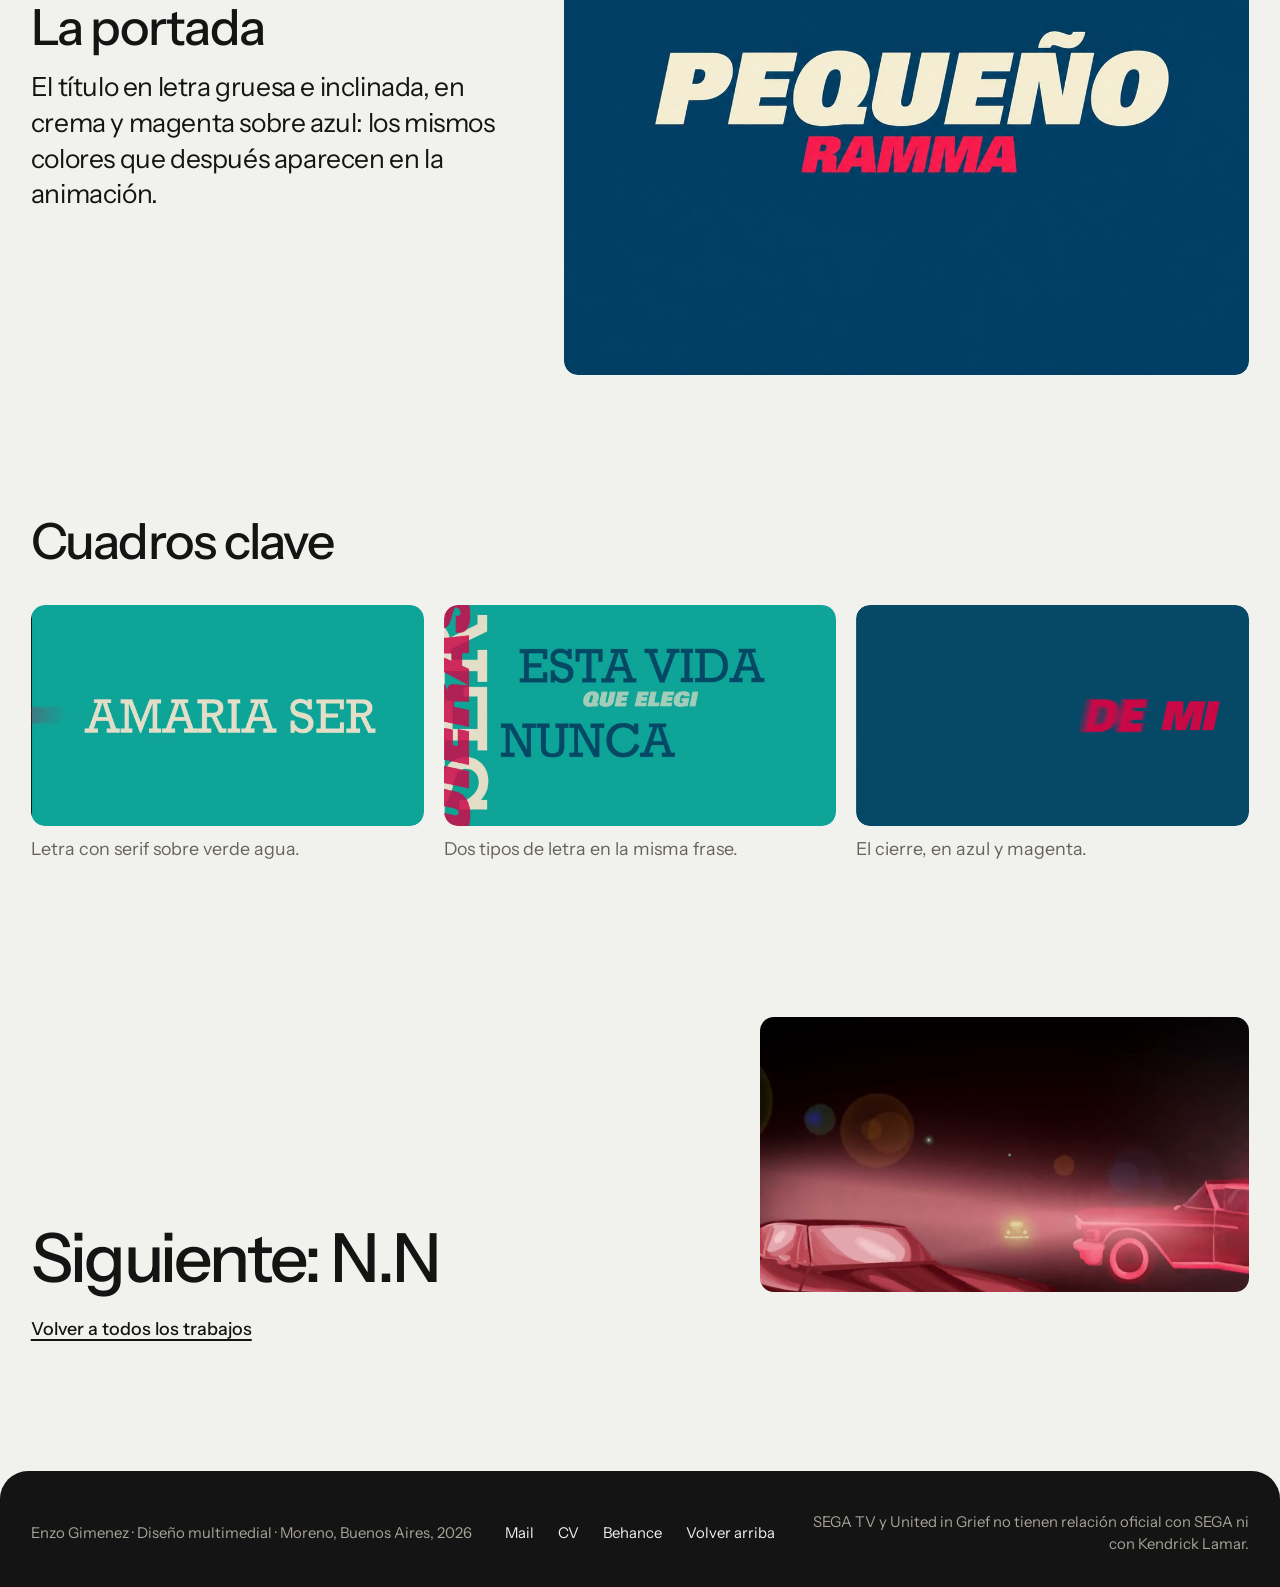
<file: proyectos/mi-pequeno.html>
<!doctype html>
<html lang="es">
<head>
<meta charset="utf-8">
<meta name="viewport" content="width=device-width, initial-scale=1">
<title>Mi pequeño — Enzo Gimenez</title>
<meta name="description" content="Una animación tipográfica para «Mi pequeño» de Ramma: la canción se cuenta solo con letras, en cuatro colores y con cortes al ritmo de la voz.">
<meta property="og:title" content="Mi pequeño — Enzo Gimenez">
<meta property="og:description" content="Una animación tipográfica para «Mi pequeño» de Ramma: la canción se cuenta solo con letras, en cuatro colores y con cortes al ritmo de la voz.">
<meta property="og:image" content="../media/poster-tipo.jpg">
<meta name="theme-color" content="#f1f1ee">
<link rel="preconnect" href="https://fonts.googleapis.com">
<link rel="preconnect" href="https://fonts.gstatic.com" crossorigin>
<link href="https://fonts.googleapis.com/css2?family=Instrument+Sans:wght@400;500;600&display=swap" rel="stylesheet">
<link rel="icon" href="../favicon.svg" type="image/svg+xml">
<link rel="stylesheet" href="../styles.css">
</head>
<body id="top">

<header class="bar">
  <a class="bar__mark" href="../index.html">Enzo Gimenez</a>
  <nav class="bar__links" aria-label="Secciones"><a href="../index.html#trabajos">Trabajos</a><a href="../index.html#miniaturas">Miniaturas</a><a href="../index.html#sobre-mi">Sobre mí</a><a href="../index.html#contacto">Contacto</a></nav>
  <details class="bar__menu">
    <summary>Menú</summary>
    <nav class="bar__sheet" aria-label="Secciones"><a href="../index.html#trabajos">Trabajos</a><a href="../index.html#miniaturas">Miniaturas</a><a href="../index.html#sobre-mi">Sobre mí</a><a href="../index.html#contacto">Contacto</a></nav>
  </details>
</header>

<main>
  <section class="case__head" aria-labelledby="p-title">
    <h1 class="case__title" id="p-title">Mi pequeño</h1>
    <p class="case__lead">Una animación tipográfica para «Mi pequeño» de Ramma: la canción se cuenta solo con letras, en cuatro colores y con cortes al ritmo de la voz.</p>
    <dl class="facts"><div><dt>Año</dt><dd>2025</dd></div><div><dt>Qué es</dt><dd>Animación tipográfica</dd></div><div><dt>Duración</dt><dd>0:10</dd></div><div><dt>Programas</dt><dd>After Effects e Illustrator</dd></div></dl>
    <p><a class="btn" href="#ver">Ver el video</a></p>
  </section>

  <section class="case__hero" id="ver" aria-labelledby="ver-title">
    <h2 class="visually-hidden" id="ver-title">Animación completa</h2>
    <video class="media" src="../media/full-tipo.mp4" poster="../media/tipo-2.jpg" controls playsinline preload="metadata" aria-label="Animación completa de Mi pequeño"></video>
    <p class="caption">Animación completa · 0:10 · con sonido</p>
  </section>

  <section class="sec sec--split">
    <div class="sec__copy"><h2 class="h3">La portada</h2><p>El título en letra gruesa e inclinada, en crema y magenta sobre azul: los mismos colores que después aparecen en la animación.</p></div>
    <button class="zoom" type="button" data-caption="Portada: Pequeño en letras crema y Ramma en magenta, sobre azul" aria-label="Ampliar: Portada: Pequeño en letras crema y Ramma en magenta, sobre azul"><img class="media" src="../media/cover-tipo.jpg" alt="Portada: Pequeño en letras crema y Ramma en magenta, sobre azul" loading="lazy"></button>
  </section>

  <section class="sec">
    <div class="sec__head"><h2 class="h3">Cuadros clave</h2></div>
    <div class="stills"><figure><button class="zoom" type="button" data-caption="Letra con serif sobre verde agua." aria-label="Ampliar: Letra con serif sobre verde agua."><img class="media" src="../media/tipo-1.jpg" alt="Letra con serif sobre verde agua." loading="lazy"></button><figcaption>Letra con serif sobre verde agua.</figcaption></figure><figure><button class="zoom" type="button" data-caption="Dos tipos de letra en la misma frase." aria-label="Ampliar: Dos tipos de letra en la misma frase."><img class="media" src="../media/tipo-2.jpg" alt="Dos tipos de letra en la misma frase." loading="lazy"></button><figcaption>Dos tipos de letra en la misma frase.</figcaption></figure><figure><button class="zoom" type="button" data-caption="El cierre, en azul y magenta." aria-label="Ampliar: El cierre, en azul y magenta."><img class="media" src="../media/tipo-3.jpg" alt="El cierre, en azul y magenta." loading="lazy"></button><figcaption>El cierre, en azul y magenta.</figcaption></figure></div>
  </section>

  <section class="next" aria-labelledby="next-title">
    <h2 class="next__title" id="next-title"><a href="nn.html">Siguiente: N.N</a></h2>
    <a class="next__media" href="nn.html" tabindex="-1" aria-hidden="true"><video src="../media/loop-nn.mp4" poster="../media/poster-nn.jpg" autoplay muted loop playsinline preload="metadata" aria-hidden="true"></video></a>
    <p class="next__back"><a class="link" href="../index.html#trabajos">Volver a todos los trabajos</a></p>
  </section>
</main>

<footer class="foot">
  <p>Enzo Gimenez · Diseño multimedial · Moreno, Buenos Aires, 2026</p>
  <p class="foot__links"><a href="mailto:enzogimenez07.eg@gmail.com">Mail</a><a href="../media/Enzo-Gimenez-CV.pdf" download>CV</a><a href="https://www.behance.net/enzogimenez2" target="_blank" rel="noopener">Behance</a><a href="#top">Volver arriba</a></p>
  <p class="foot__note">SEGA TV y United in Grief no tienen relación oficial con SEGA ni con Kendrick Lamar.</p>
</footer>

<script src="../main.js"></script>
</body>
</html>
</file>
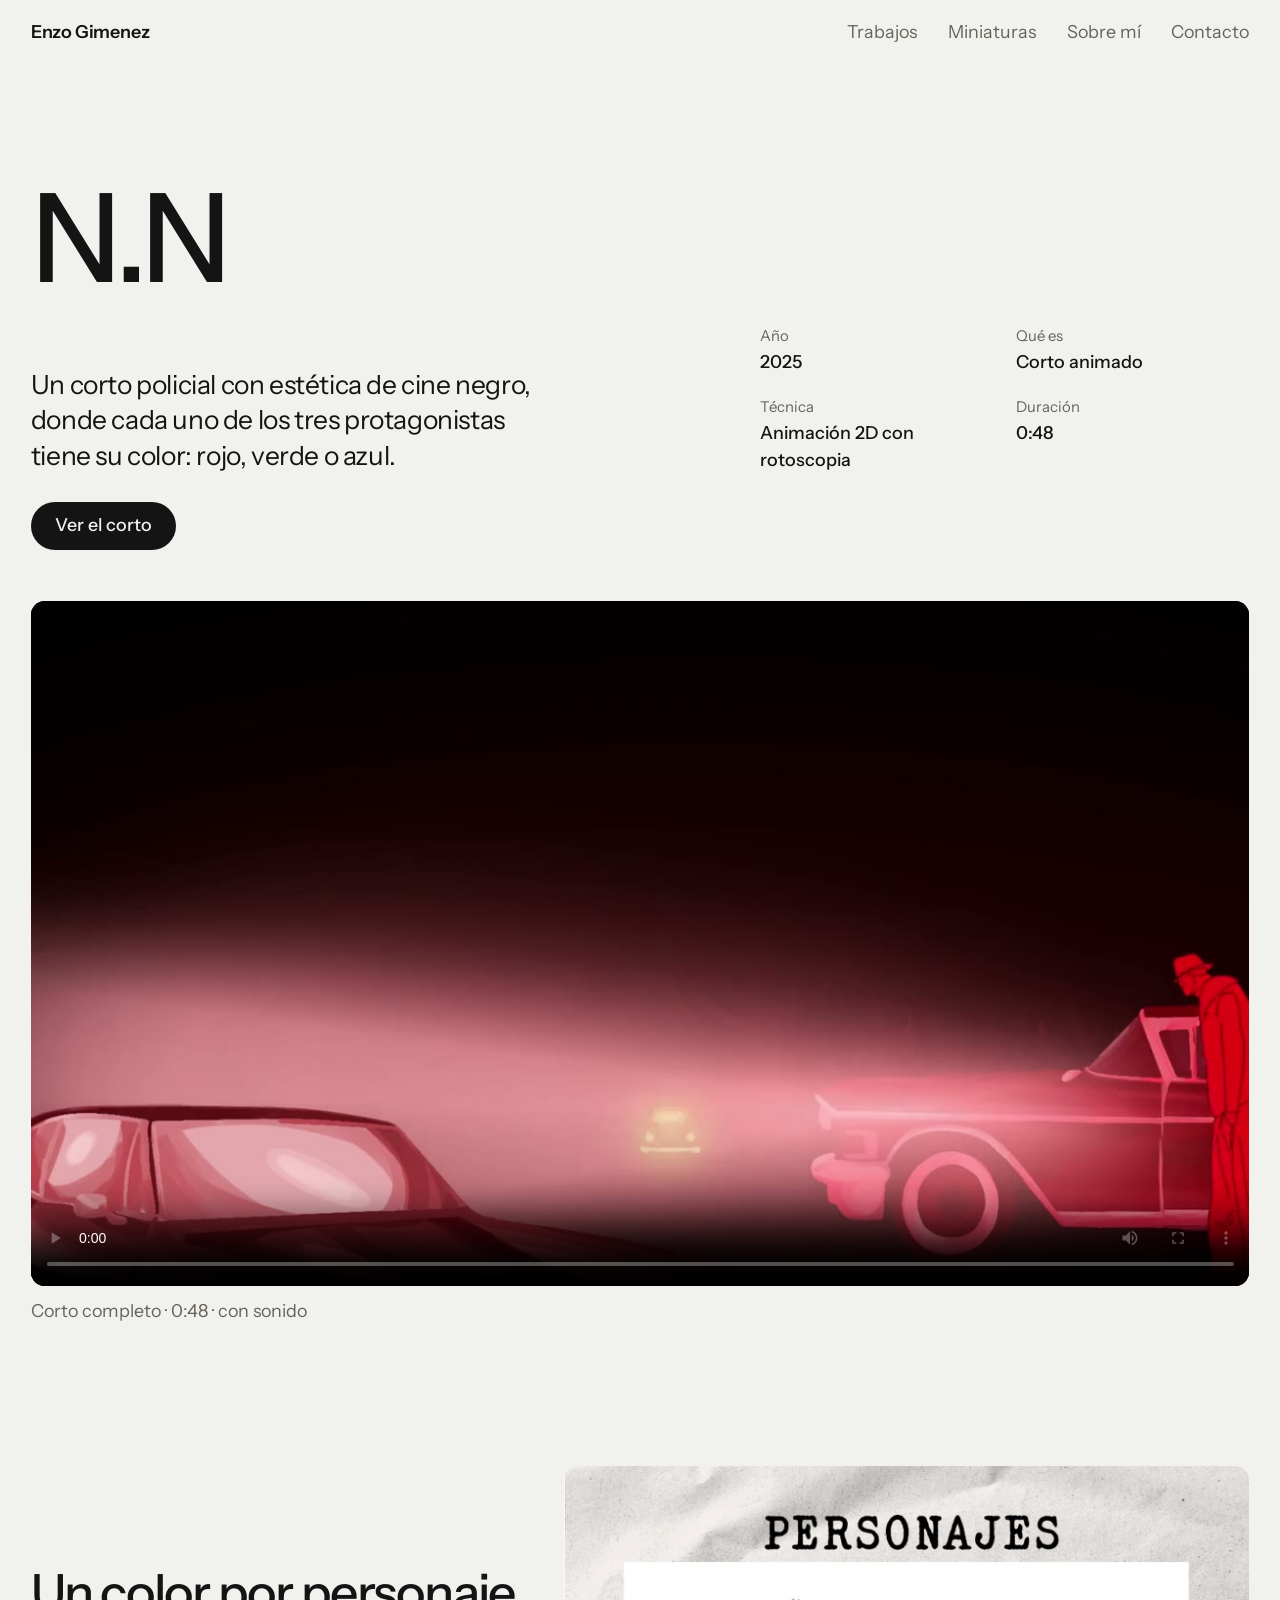
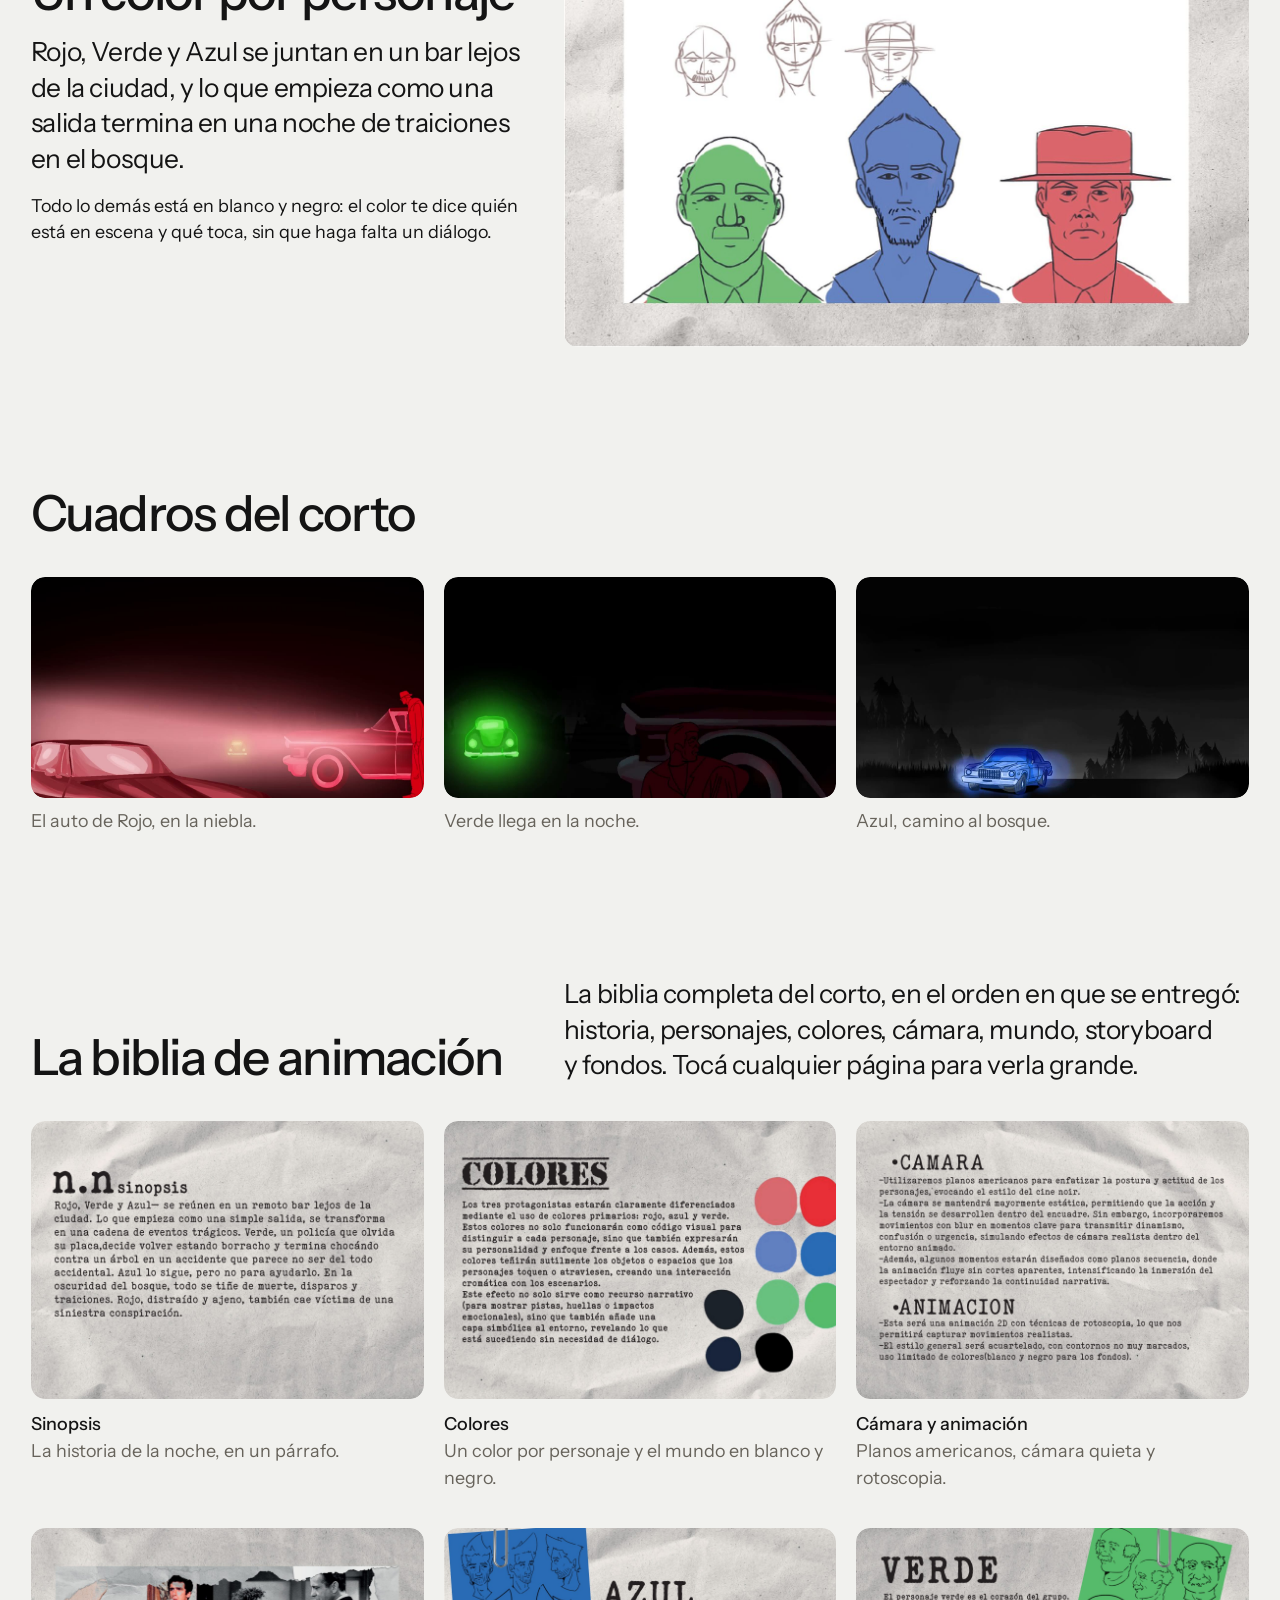
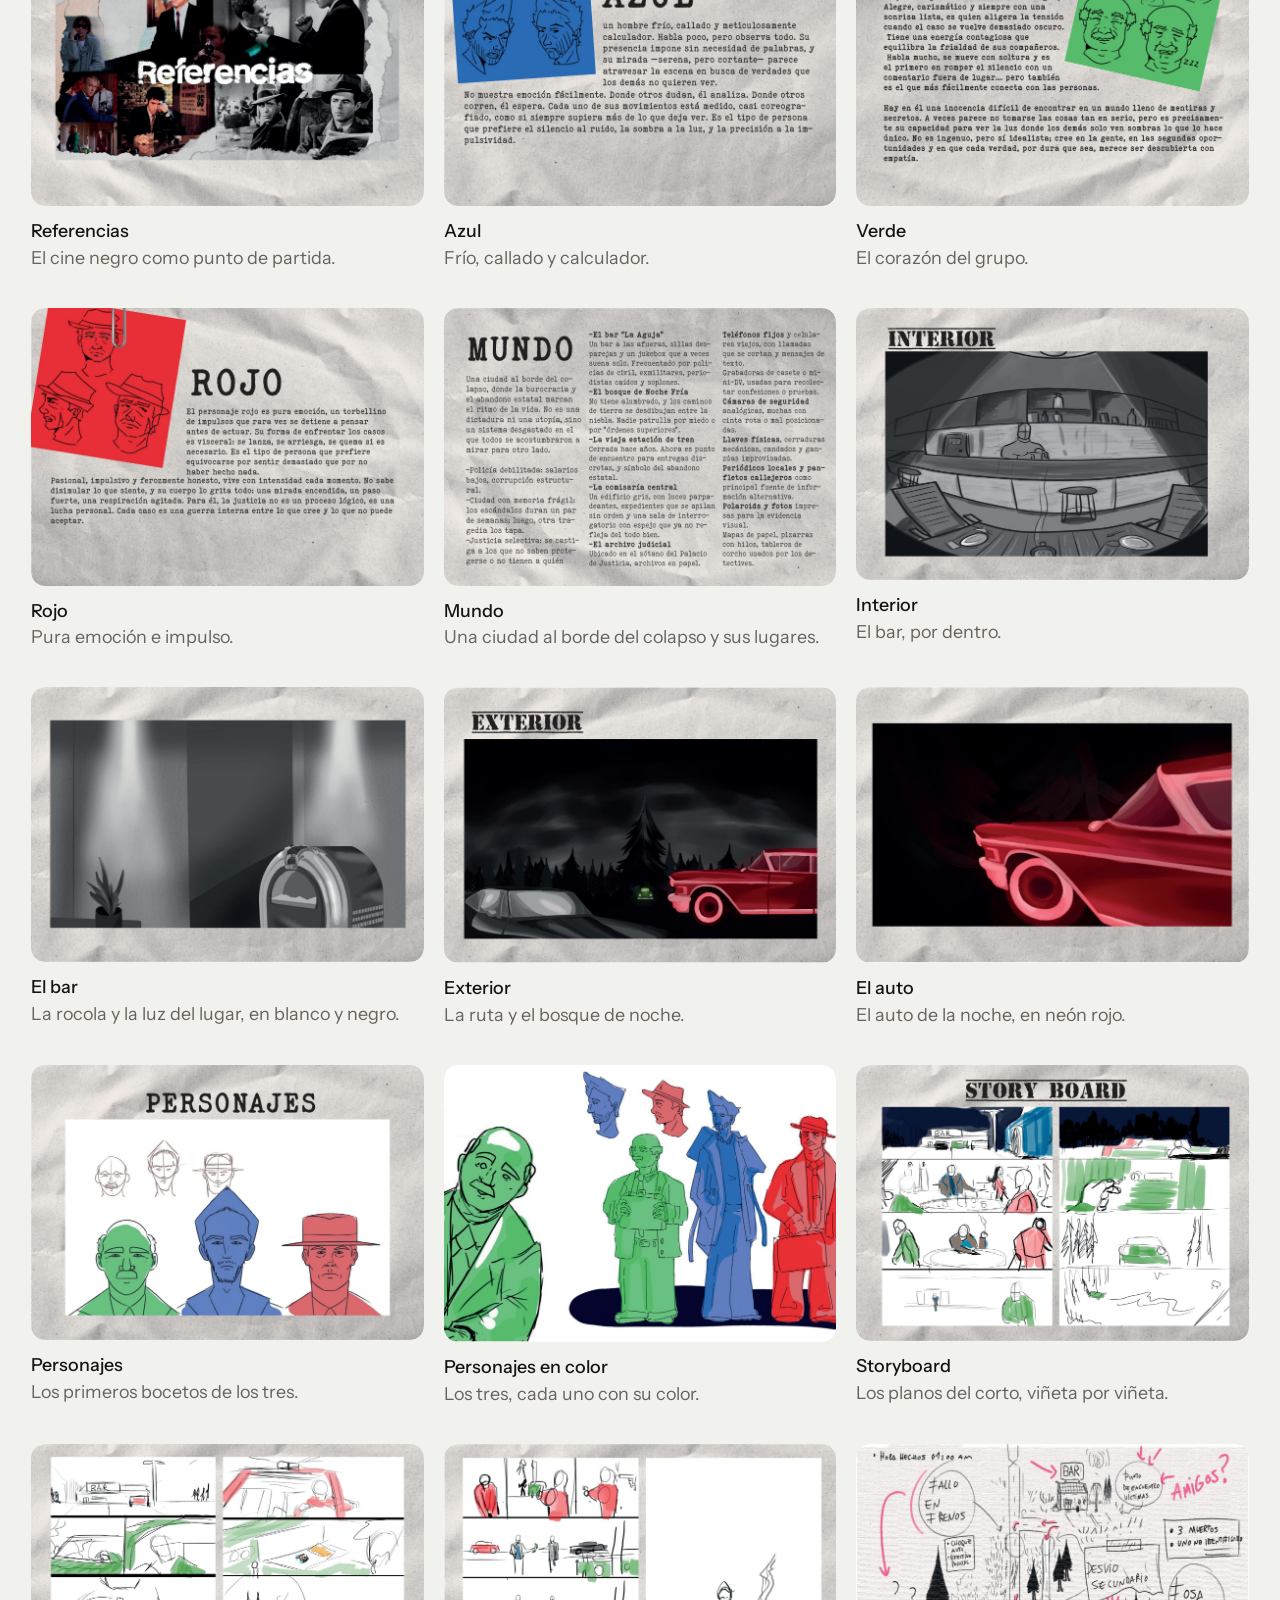
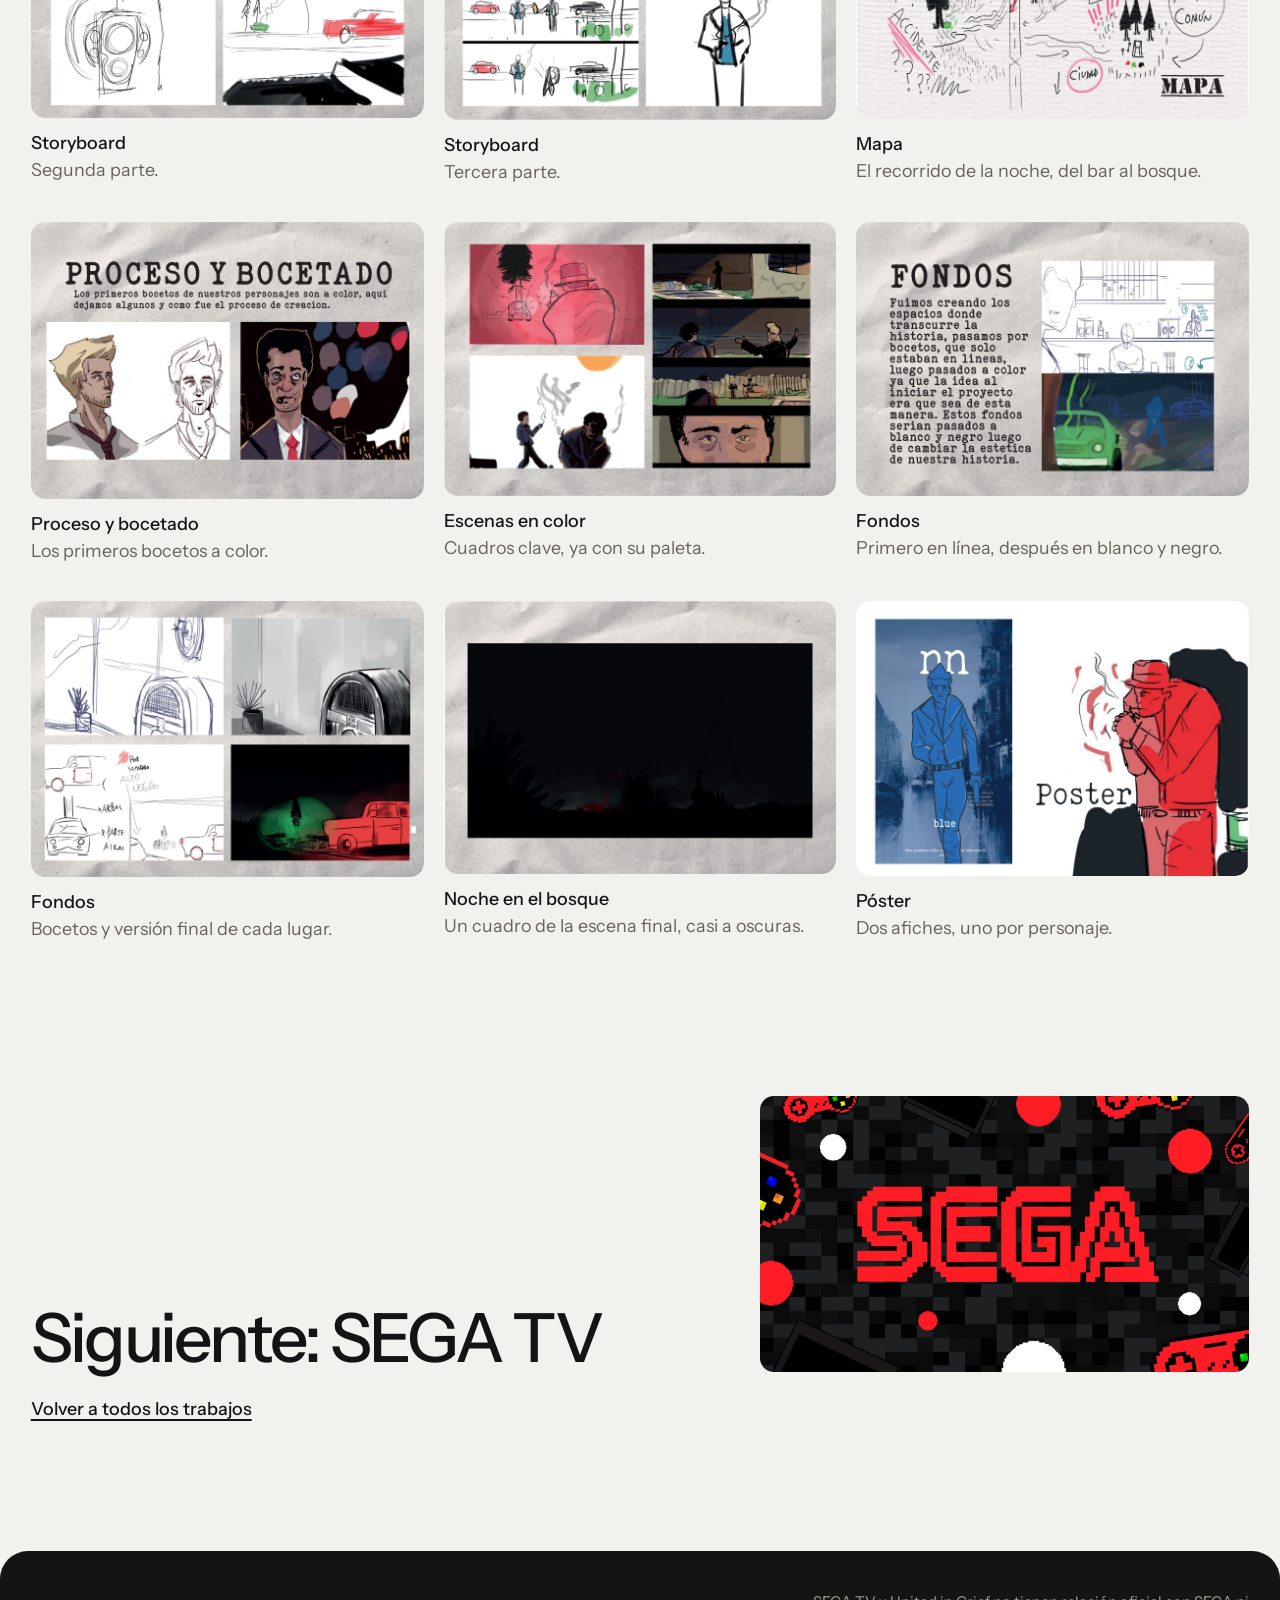
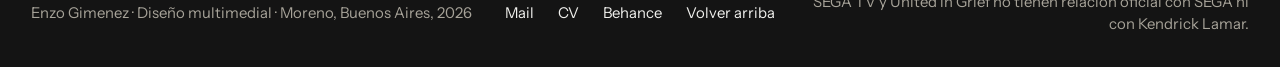
<file: proyectos/nn.html>
<!doctype html>
<html lang="es">
<head>
<meta charset="utf-8">
<meta name="viewport" content="width=device-width, initial-scale=1">
<title>N.N — Enzo Gimenez</title>
<meta name="description" content="Un corto policial con estética de cine negro, donde cada uno de los tres protagonistas tiene su color: rojo, verde o azul.">
<meta property="og:title" content="N.N — Enzo Gimenez">
<meta property="og:description" content="Un corto policial con estética de cine negro, donde cada uno de los tres protagonistas tiene su color: rojo, verde o azul.">
<meta property="og:image" content="../media/poster-nn.jpg">
<meta name="theme-color" content="#f1f1ee">
<link rel="preconnect" href="https://fonts.googleapis.com">
<link rel="preconnect" href="https://fonts.gstatic.com" crossorigin>
<link href="https://fonts.googleapis.com/css2?family=Instrument+Sans:wght@400;500;600&display=swap" rel="stylesheet">
<link rel="icon" href="../favicon.svg" type="image/svg+xml">
<link rel="stylesheet" href="../styles.css">
</head>
<body id="top">

<header class="bar">
  <a class="bar__mark" href="../index.html">Enzo Gimenez</a>
  <nav class="bar__links" aria-label="Secciones"><a href="../index.html#trabajos">Trabajos</a><a href="../index.html#miniaturas">Miniaturas</a><a href="../index.html#sobre-mi">Sobre mí</a><a href="../index.html#contacto">Contacto</a></nav>
  <details class="bar__menu">
    <summary>Menú</summary>
    <nav class="bar__sheet" aria-label="Secciones"><a href="../index.html#trabajos">Trabajos</a><a href="../index.html#miniaturas">Miniaturas</a><a href="../index.html#sobre-mi">Sobre mí</a><a href="../index.html#contacto">Contacto</a></nav>
  </details>
</header>

<main>
  <section class="case__head" aria-labelledby="p-title">
    <h1 class="case__title" id="p-title">N.N</h1>
    <p class="case__lead">Un corto policial con estética de cine negro, donde cada uno de los tres protagonistas tiene su color: rojo, verde o azul.</p>
    <dl class="facts"><div><dt>Año</dt><dd>2025</dd></div><div><dt>Qué es</dt><dd>Corto animado</dd></div><div><dt>Técnica</dt><dd>Animación 2D con rotoscopia</dd></div><div><dt>Duración</dt><dd>0:48</dd></div></dl>
    <p><a class="btn" href="#ver">Ver el corto</a></p>
  </section>

  <section class="case__hero" id="ver" aria-labelledby="ver-title">
    <h2 class="visually-hidden" id="ver-title">Corto completo</h2>
    <video class="media" src="../media/full-nn.mp4" poster="../media/nn-still-1.jpg" controls playsinline preload="metadata" aria-label="Corto completo de N.N"></video>
    <p class="caption">Corto completo · 0:48 · con sonido</p>
  </section>

  <section class="sec sec--split">
    <div class="sec__copy"><h2 class="h3">Un color por personaje</h2><p>Rojo, Verde y Azul se juntan en un bar lejos de la ciudad, y lo que empieza como una salida termina en una noche de traiciones en el bosque.</p><p>Todo lo demás está en blanco y negro: el color te dice quién está en escena y qué toca, sin que haga falta un diálogo.</p></div>
    <button class="zoom" type="button" data-caption="Página de personajes: Verde, Azul y Rojo pintados con su color" aria-label="Ampliar: Página de personajes: Verde, Azul y Rojo pintados con su color"><img class="media" src="../media/nn-personajes.jpg" alt="Página de personajes: Verde, Azul y Rojo pintados con su color" loading="lazy"></button>
  </section>

  <section class="sec">
    <div class="sec__head"><h2 class="h3">Cuadros del corto</h2></div>
    <div class="stills"><figure><button class="zoom" type="button" data-caption="El auto de Rojo, en la niebla." aria-label="Ampliar: El auto de Rojo, en la niebla."><img class="media" src="../media/nn-still-1.jpg" alt="El auto de Rojo, en la niebla." loading="lazy"></button><figcaption>El auto de Rojo, en la niebla.</figcaption></figure><figure><button class="zoom" type="button" data-caption="Verde llega en la noche." aria-label="Ampliar: Verde llega en la noche."><img class="media" src="../media/nn-still-2.jpg" alt="Verde llega en la noche." loading="lazy"></button><figcaption>Verde llega en la noche.</figcaption></figure><figure><button class="zoom" type="button" data-caption="Azul, camino al bosque." aria-label="Ampliar: Azul, camino al bosque."><img class="media" src="../media/nn-still-3.jpg" alt="Azul, camino al bosque." loading="lazy"></button><figcaption>Azul, camino al bosque.</figcaption></figure></div>
  </section>

  <section class="sec">
    <div class="sec__head"><h2 class="h3">La biblia de animación</h2><p class="sec__intro">La biblia completa del corto, en el orden en que se entregó: historia, personajes, colores, cámara, mundo, storyboard y fondos. Tocá cualquier página para verla grande.</p></div>
    <ol class="gal">
      <li class="gal__item"><button class="zoom" type="button" data-caption="Sinopsis" aria-label="Ampliar: Sinopsis"><img class="media" src="../media/nn-biblia-01.jpg" alt="Sinopsis: La historia de la noche, en un párrafo." loading="lazy"></button><p class="gal__name">Sinopsis</p><p class="gal__text">La historia de la noche, en un párrafo.</p></li>
      <li class="gal__item"><button class="zoom" type="button" data-caption="Colores" aria-label="Ampliar: Colores"><img class="media" src="../media/nn-biblia-02.jpg" alt="Colores: Un color por personaje y el mundo en blanco y negro." loading="lazy"></button><p class="gal__name">Colores</p><p class="gal__text">Un color por personaje y el mundo en blanco y negro.</p></li>
      <li class="gal__item"><button class="zoom" type="button" data-caption="Cámara y animación" aria-label="Ampliar: Cámara y animación"><img class="media" src="../media/nn-biblia-03.jpg" alt="Cámara y animación: Planos americanos, cámara quieta y rotoscopia." loading="lazy"></button><p class="gal__name">Cámara y animación</p><p class="gal__text">Planos americanos, cámara quieta y rotoscopia.</p></li>
      <li class="gal__item"><button class="zoom" type="button" data-caption="Referencias" aria-label="Ampliar: Referencias"><img class="media" src="../media/nn-biblia-04.jpg" alt="Referencias: El cine negro como punto de partida." loading="lazy"></button><p class="gal__name">Referencias</p><p class="gal__text">El cine negro como punto de partida.</p></li>
      <li class="gal__item"><button class="zoom" type="button" data-caption="Azul" aria-label="Ampliar: Azul"><img class="media" src="../media/nn-biblia-05.jpg" alt="Azul: Frío, callado y calculador." loading="lazy"></button><p class="gal__name">Azul</p><p class="gal__text">Frío, callado y calculador.</p></li>
      <li class="gal__item"><button class="zoom" type="button" data-caption="Verde" aria-label="Ampliar: Verde"><img class="media" src="../media/nn-biblia-06.jpg" alt="Verde: El corazón del grupo." loading="lazy"></button><p class="gal__name">Verde</p><p class="gal__text">El corazón del grupo.</p></li>
      <li class="gal__item"><button class="zoom" type="button" data-caption="Rojo" aria-label="Ampliar: Rojo"><img class="media" src="../media/nn-biblia-07.jpg" alt="Rojo: Pura emoción e impulso." loading="lazy"></button><p class="gal__name">Rojo</p><p class="gal__text">Pura emoción e impulso.</p></li>
      <li class="gal__item"><button class="zoom" type="button" data-caption="Mundo" aria-label="Ampliar: Mundo"><img class="media" src="../media/nn-biblia-08.jpg" alt="Mundo: Una ciudad al borde del colapso y sus lugares." loading="lazy"></button><p class="gal__name">Mundo</p><p class="gal__text">Una ciudad al borde del colapso y sus lugares.</p></li>
      <li class="gal__item"><button class="zoom" type="button" data-caption="Interior" aria-label="Ampliar: Interior"><img class="media" src="../media/nn-biblia-09.jpg" alt="Interior: El bar, por dentro." loading="lazy"></button><p class="gal__name">Interior</p><p class="gal__text">El bar, por dentro.</p></li>
      <li class="gal__item"><button class="zoom" type="button" data-caption="El bar" aria-label="Ampliar: El bar"><img class="media" src="../media/nn-biblia-10.jpg" alt="El bar: La rocola y la luz del lugar, en blanco y negro." loading="lazy"></button><p class="gal__name">El bar</p><p class="gal__text">La rocola y la luz del lugar, en blanco y negro.</p></li>
      <li class="gal__item"><button class="zoom" type="button" data-caption="Exterior" aria-label="Ampliar: Exterior"><img class="media" src="../media/nn-biblia-11.jpg" alt="Exterior: La ruta y el bosque de noche." loading="lazy"></button><p class="gal__name">Exterior</p><p class="gal__text">La ruta y el bosque de noche.</p></li>
      <li class="gal__item"><button class="zoom" type="button" data-caption="El auto" aria-label="Ampliar: El auto"><img class="media" src="../media/nn-biblia-12.jpg" alt="El auto: El auto de la noche, en neón rojo." loading="lazy"></button><p class="gal__name">El auto</p><p class="gal__text">El auto de la noche, en neón rojo.</p></li>
      <li class="gal__item"><button class="zoom" type="button" data-caption="Personajes" aria-label="Ampliar: Personajes"><img class="media" src="../media/nn-biblia-13.jpg" alt="Personajes: Los primeros bocetos de los tres." loading="lazy"></button><p class="gal__name">Personajes</p><p class="gal__text">Los primeros bocetos de los tres.</p></li>
      <li class="gal__item"><button class="zoom" type="button" data-caption="Personajes en color" aria-label="Ampliar: Personajes en color"><img class="media" src="../media/nn-biblia-14.jpg" alt="Personajes en color: Los tres, cada uno con su color." loading="lazy"></button><p class="gal__name">Personajes en color</p><p class="gal__text">Los tres, cada uno con su color.</p></li>
      <li class="gal__item"><button class="zoom" type="button" data-caption="Storyboard" aria-label="Ampliar: Storyboard"><img class="media" src="../media/nn-biblia-15.jpg" alt="Storyboard: Los planos del corto, viñeta por viñeta." loading="lazy"></button><p class="gal__name">Storyboard</p><p class="gal__text">Los planos del corto, viñeta por viñeta.</p></li>
      <li class="gal__item"><button class="zoom" type="button" data-caption="Storyboard" aria-label="Ampliar: Storyboard"><img class="media" src="../media/nn-biblia-16.jpg" alt="Storyboard: Segunda parte." loading="lazy"></button><p class="gal__name">Storyboard</p><p class="gal__text">Segunda parte.</p></li>
      <li class="gal__item"><button class="zoom" type="button" data-caption="Storyboard" aria-label="Ampliar: Storyboard"><img class="media" src="../media/nn-biblia-17.jpg" alt="Storyboard: Tercera parte." loading="lazy"></button><p class="gal__name">Storyboard</p><p class="gal__text">Tercera parte.</p></li>
      <li class="gal__item"><button class="zoom" type="button" data-caption="Mapa" aria-label="Ampliar: Mapa"><img class="media" src="../media/nn-biblia-18.jpg" alt="Mapa: El recorrido de la noche, del bar al bosque." loading="lazy"></button><p class="gal__name">Mapa</p><p class="gal__text">El recorrido de la noche, del bar al bosque.</p></li>
      <li class="gal__item"><button class="zoom" type="button" data-caption="Proceso y bocetado" aria-label="Ampliar: Proceso y bocetado"><img class="media" src="../media/nn-biblia-19.jpg" alt="Proceso y bocetado: Los primeros bocetos a color." loading="lazy"></button><p class="gal__name">Proceso y bocetado</p><p class="gal__text">Los primeros bocetos a color.</p></li>
      <li class="gal__item"><button class="zoom" type="button" data-caption="Escenas en color" aria-label="Ampliar: Escenas en color"><img class="media" src="../media/nn-biblia-20.jpg" alt="Escenas en color: Cuadros clave, ya con su paleta." loading="lazy"></button><p class="gal__name">Escenas en color</p><p class="gal__text">Cuadros clave, ya con su paleta.</p></li>
      <li class="gal__item"><button class="zoom" type="button" data-caption="Fondos" aria-label="Ampliar: Fondos"><img class="media" src="../media/nn-biblia-21.jpg" alt="Fondos: Primero en línea, después en blanco y negro." loading="lazy"></button><p class="gal__name">Fondos</p><p class="gal__text">Primero en línea, después en blanco y negro.</p></li>
      <li class="gal__item"><button class="zoom" type="button" data-caption="Fondos" aria-label="Ampliar: Fondos"><img class="media" src="../media/nn-biblia-22.jpg" alt="Fondos: Bocetos y versión final de cada lugar." loading="lazy"></button><p class="gal__name">Fondos</p><p class="gal__text">Bocetos y versión final de cada lugar.</p></li>
      <li class="gal__item"><button class="zoom" type="button" data-caption="Noche en el bosque" aria-label="Ampliar: Noche en el bosque"><img class="media" src="../media/nn-biblia-23.jpg" alt="Noche en el bosque: Un cuadro de la escena final, casi a oscuras." loading="lazy"></button><p class="gal__name">Noche en el bosque</p><p class="gal__text">Un cuadro de la escena final, casi a oscuras.</p></li>
      <li class="gal__item"><button class="zoom" type="button" data-caption="Póster" aria-label="Ampliar: Póster"><img class="media" src="../media/nn-biblia-24.jpg" alt="Póster: Dos afiches, uno por personaje." loading="lazy"></button><p class="gal__name">Póster</p><p class="gal__text">Dos afiches, uno por personaje.</p></li>
    </ol>
  </section>

  <section class="next" aria-labelledby="next-title">
    <h2 class="next__title" id="next-title"><a href="sega-tv.html">Siguiente: SEGA TV</a></h2>
    <a class="next__media" href="sega-tv.html" tabindex="-1" aria-hidden="true"><img src="../media/cover-sega.jpg" alt="Portada de SEGA TV: el logo pixelado sobre un fondo de joysticks" loading="lazy"></a>
    <p class="next__back"><a class="link" href="../index.html#trabajos">Volver a todos los trabajos</a></p>
  </section>
</main>

<footer class="foot">
  <p>Enzo Gimenez · Diseño multimedial · Moreno, Buenos Aires, 2026</p>
  <p class="foot__links"><a href="mailto:enzogimenez07.eg@gmail.com">Mail</a><a href="../media/Enzo-Gimenez-CV.pdf" download>CV</a><a href="https://www.behance.net/enzogimenez2" target="_blank" rel="noopener">Behance</a><a href="#top">Volver arriba</a></p>
  <p class="foot__note">SEGA TV y United in Grief no tienen relación oficial con SEGA ni con Kendrick Lamar.</p>
</footer>

<script src="../main.js"></script>
</body>
</html>
</file>
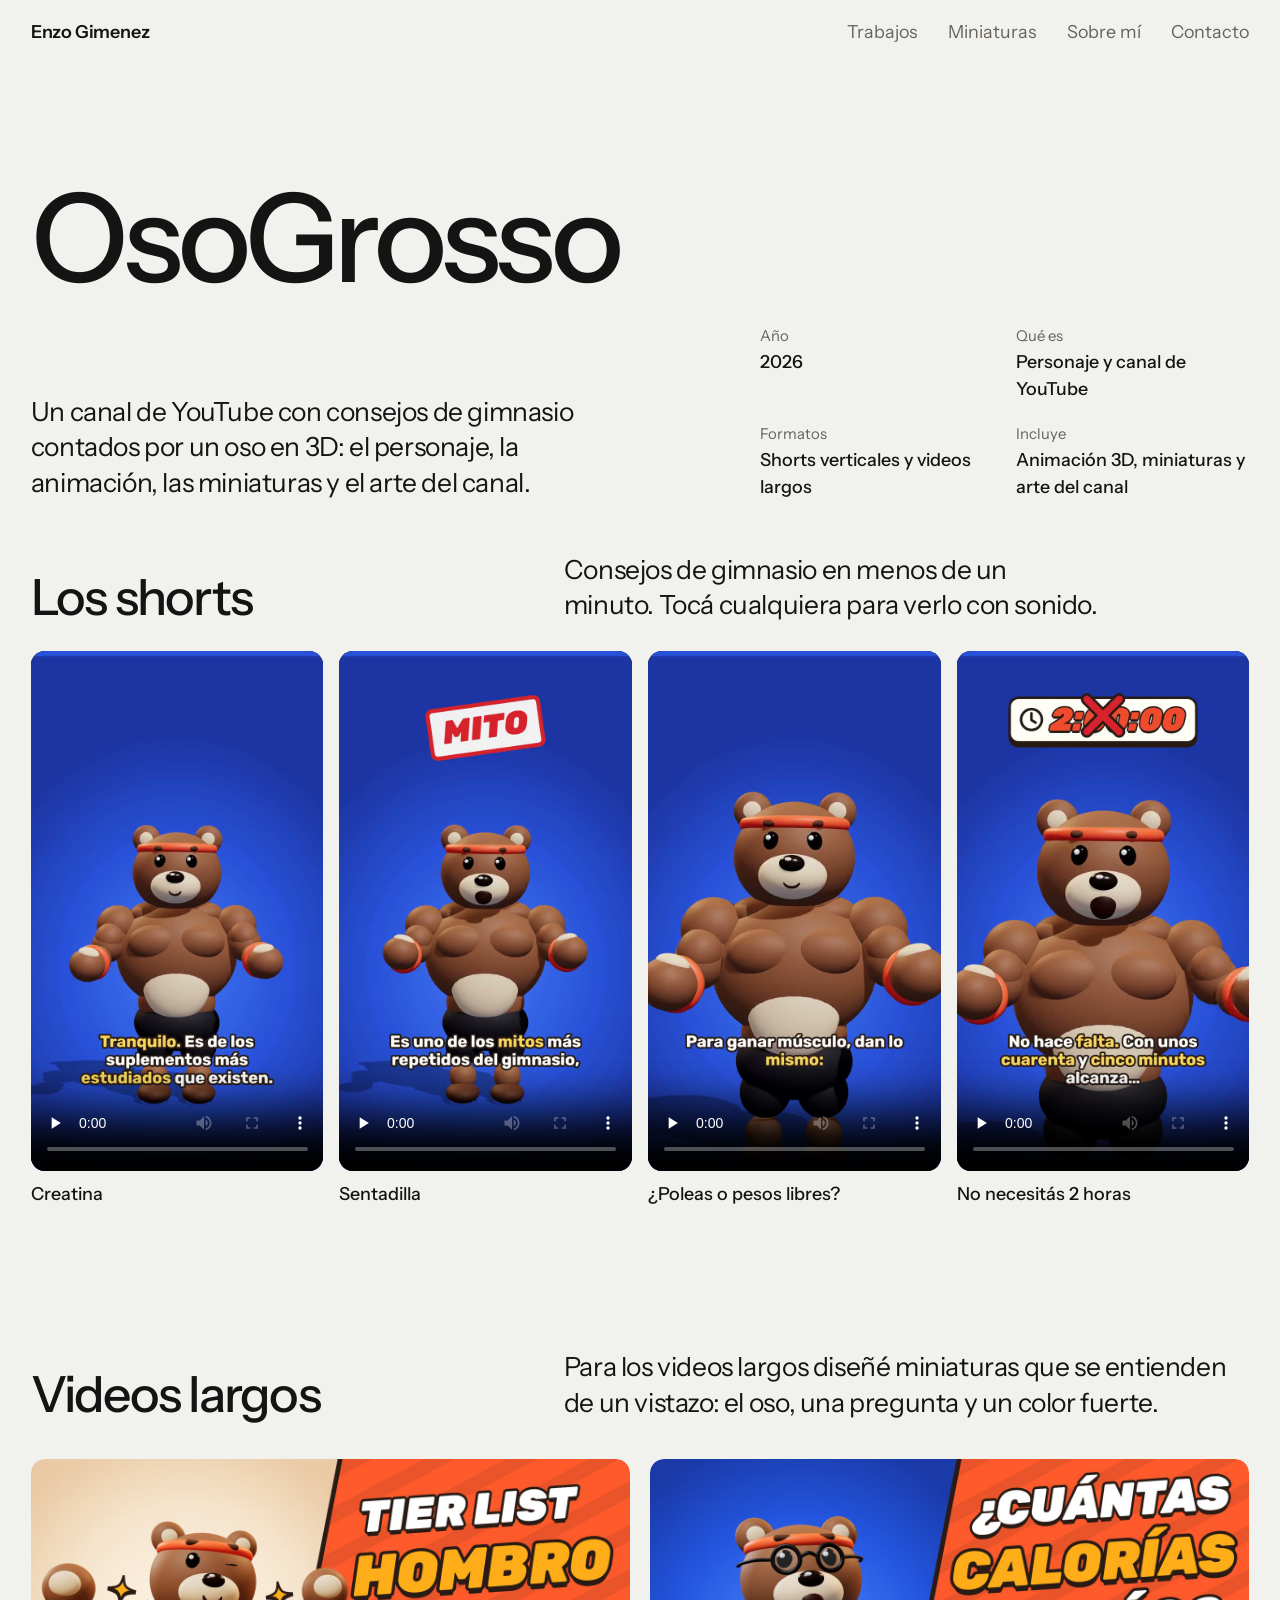
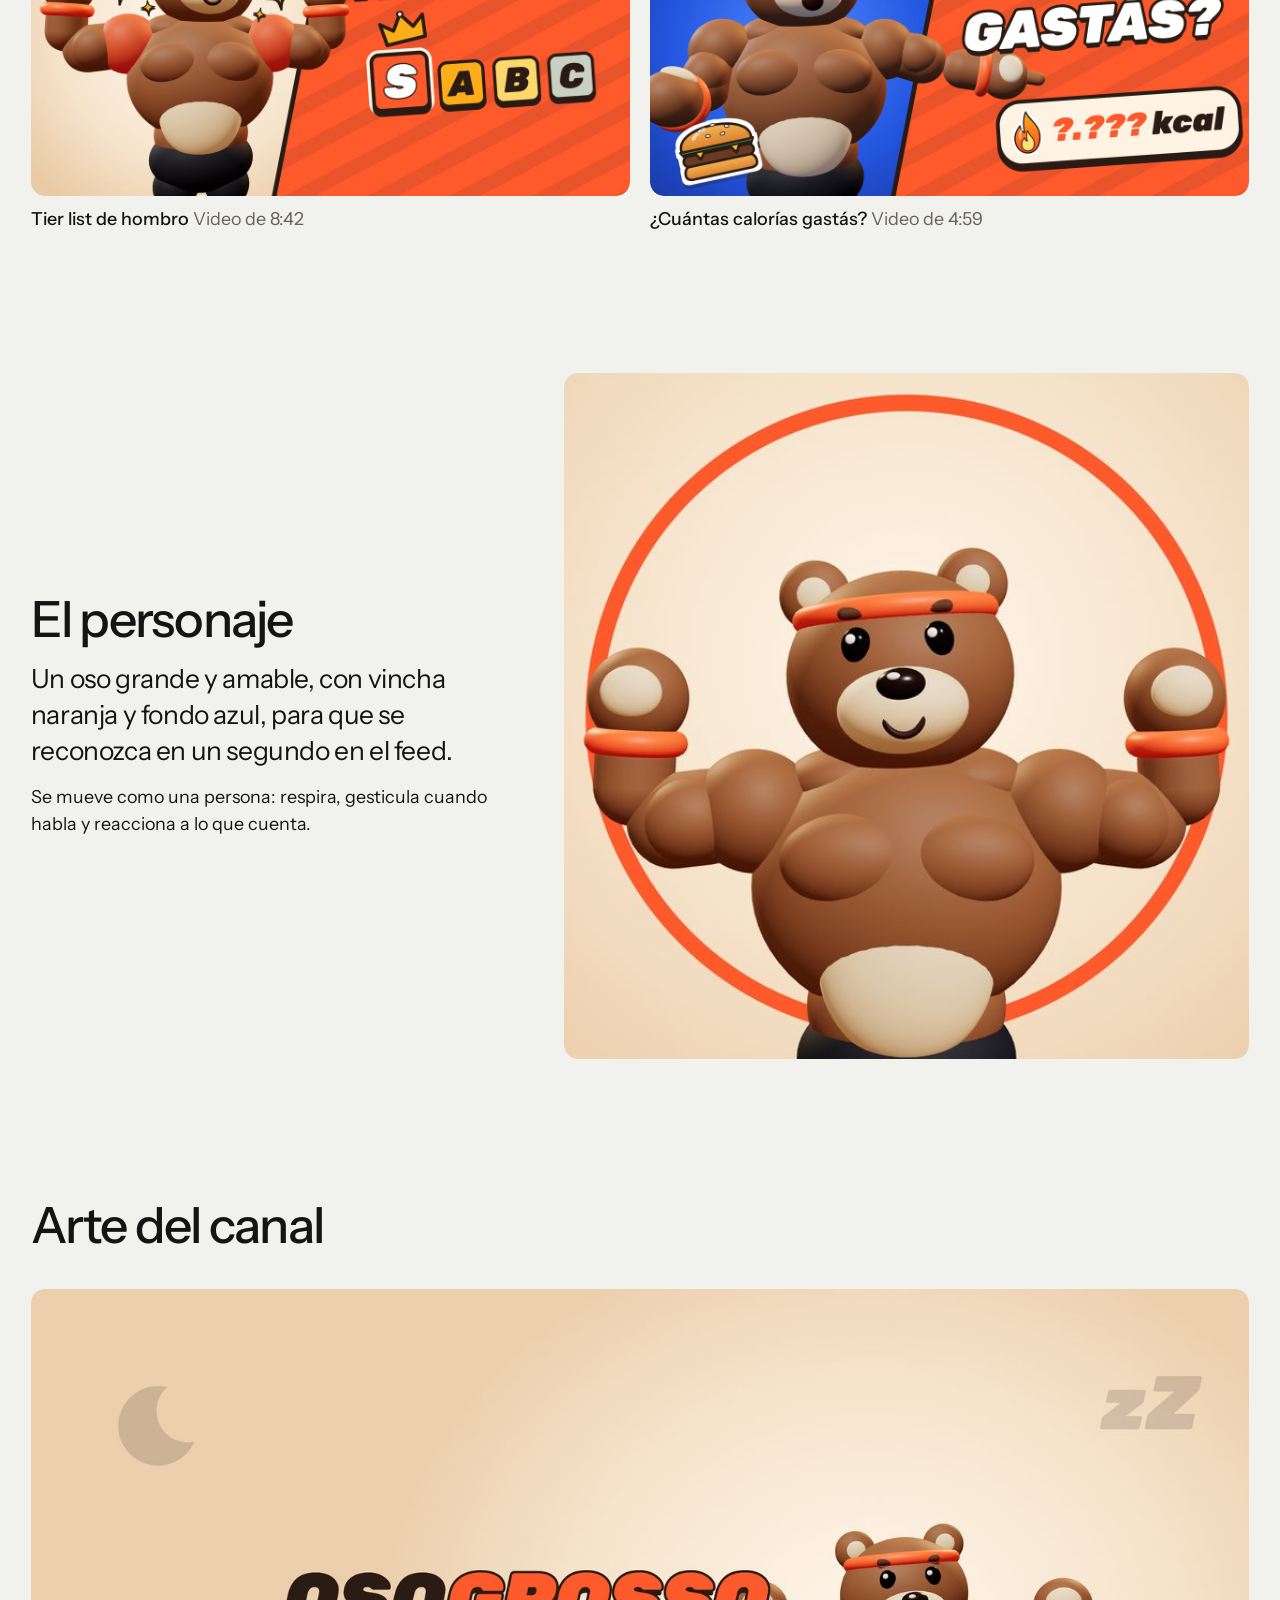
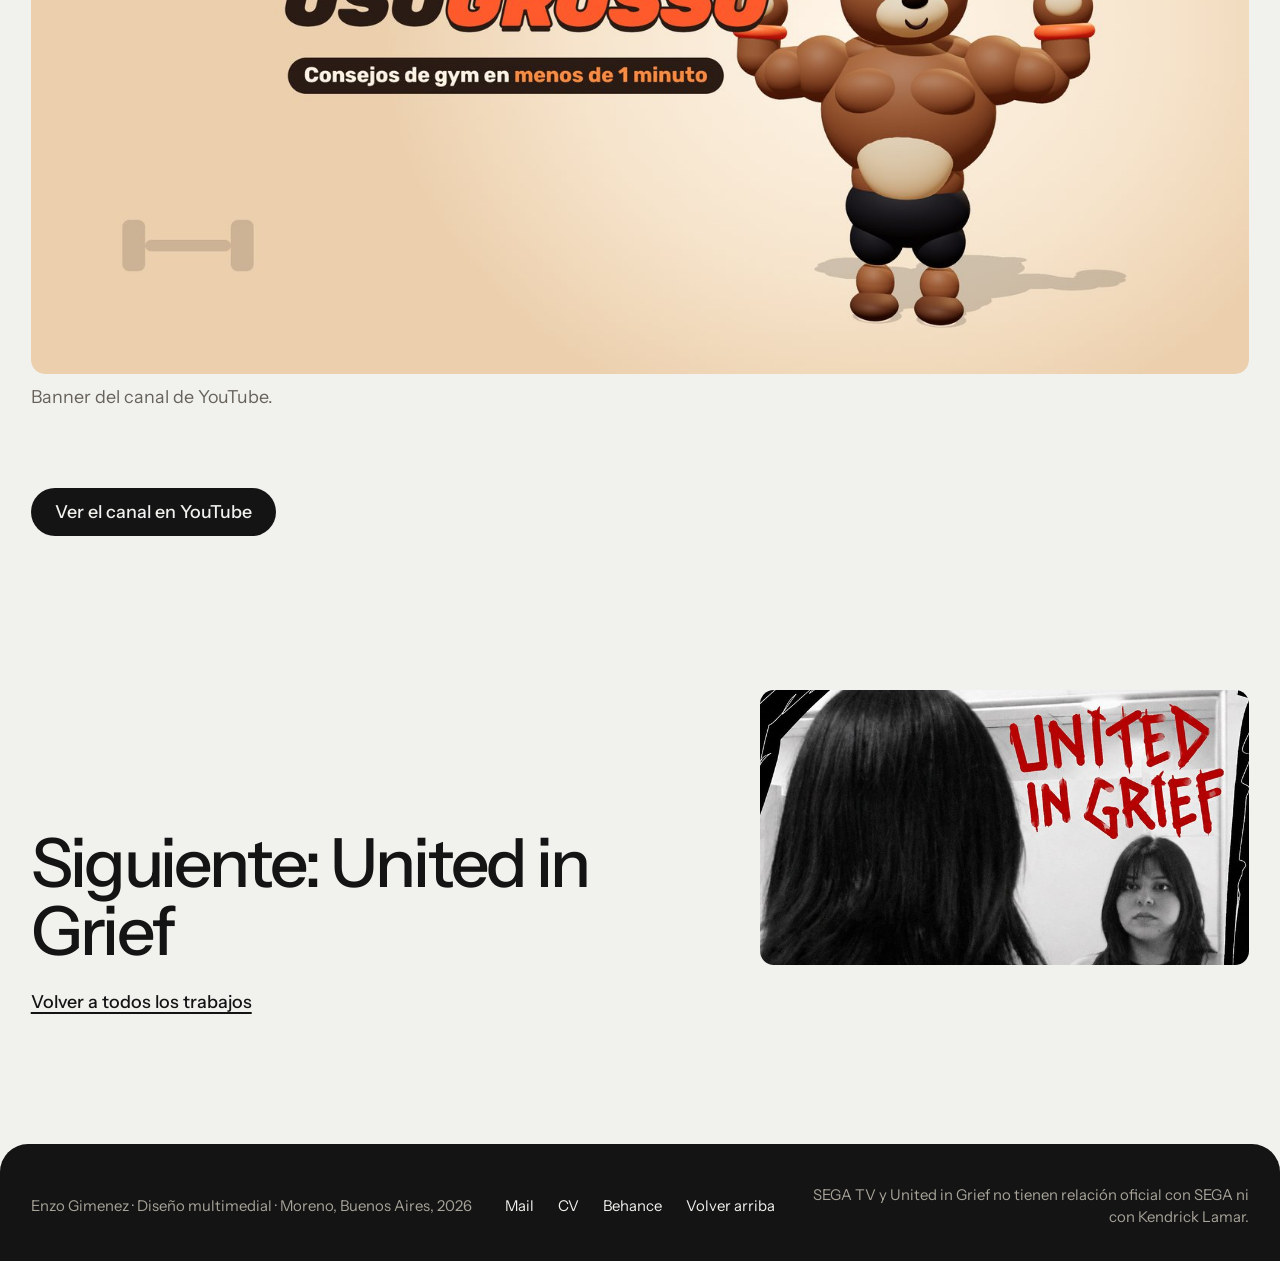
<file: proyectos/osogrosso.html>
<!doctype html>
<html lang="es">
<head>
<meta charset="utf-8">
<meta name="viewport" content="width=device-width, initial-scale=1">
<title>OsoGrosso — Enzo Gimenez</title>
<meta name="description" content="Un canal de YouTube con consejos de gimnasio contados por un oso en 3D: el personaje, la animación, las miniaturas y el arte del canal.">
<meta property="og:title" content="OsoGrosso — Enzo Gimenez">
<meta property="og:description" content="Un canal de YouTube con consejos de gimnasio contados por un oso en 3D: el personaje, la animación, las miniaturas y el arte del canal.">
<meta property="og:image" content="../media/poster-oso.jpg">
<meta name="theme-color" content="#f1f1ee">
<link rel="preconnect" href="https://fonts.googleapis.com">
<link rel="preconnect" href="https://fonts.gstatic.com" crossorigin>
<link href="https://fonts.googleapis.com/css2?family=Instrument+Sans:wght@400;500;600&display=swap" rel="stylesheet">
<link rel="icon" href="../favicon.svg" type="image/svg+xml">
<link rel="stylesheet" href="../styles.css">
</head>
<body id="top">

<header class="bar">
  <a class="bar__mark" href="../index.html">Enzo Gimenez</a>
  <nav class="bar__links" aria-label="Secciones"><a href="../index.html#trabajos">Trabajos</a><a href="../index.html#miniaturas">Miniaturas</a><a href="../index.html#sobre-mi">Sobre mí</a><a href="../index.html#contacto">Contacto</a></nav>
  <details class="bar__menu">
    <summary>Menú</summary>
    <nav class="bar__sheet" aria-label="Secciones"><a href="../index.html#trabajos">Trabajos</a><a href="../index.html#miniaturas">Miniaturas</a><a href="../index.html#sobre-mi">Sobre mí</a><a href="../index.html#contacto">Contacto</a></nav>
  </details>
</header>

<main>
  <section class="case__head" aria-labelledby="p-title">
    <h1 class="case__title" id="p-title">OsoGrosso</h1>
    <p class="case__lead">Un canal de YouTube con consejos de gimnasio contados por un oso en 3D: el personaje, la animación, las miniaturas y el arte del canal.</p>
    <dl class="facts"><div><dt>Año</dt><dd>2026</dd></div><div><dt>Qué es</dt><dd>Personaje y canal de YouTube</dd></div><div><dt>Formatos</dt><dd>Shorts verticales y videos largos</dd></div><div><dt>Incluye</dt><dd>Animación 3D, miniaturas y arte del canal</dd></div></dl>
    
  </section>

  <section class="case__hero" id="ver" aria-labelledby="ver-title">
    <div class="sec__head"><h2 class="h3" id="ver-title">Los shorts</h2><p class="sec__intro">Consejos de gimnasio en menos de un minuto. Tocá cualquiera para verlo con sonido.</p></div>
    <ul class="shorts"><li class="short"><video class="media" src="../media/oso-short-ep11.mp4" poster="../media/oso-short-ep11.jpg" controls playsinline preload="none" aria-label="Short: Creatina"></video><p class="short__name">Creatina</p></li><li class="short"><video class="media" src="../media/oso-short-ep13.mp4" poster="../media/oso-short-ep13.jpg" controls playsinline preload="none" aria-label="Short: Sentadilla"></video><p class="short__name">Sentadilla</p></li><li class="short"><video class="media" src="../media/oso-short-ep14.mp4" poster="../media/oso-short-ep14.jpg" controls playsinline preload="none" aria-label="Short: ¿Poleas o pesos libres?"></video><p class="short__name">¿Poleas o pesos libres?</p></li><li class="short"><video class="media" src="../media/oso-short-ep10.mp4" poster="../media/oso-short-ep10.jpg" controls playsinline preload="none" aria-label="Short: No necesitás 2 horas"></video><p class="short__name">No necesitás 2 horas</p></li></ul>
  </section>

  <section class="sec">
    <div class="sec__head"><h2 class="h3">Videos largos</h2><p class="sec__intro">Para los videos largos diseñé miniaturas que se entienden de un vistazo: el oso, una pregunta y un color fuerte.</p></div>
    <div class="thumbs"><figure><button class="zoom" type="button" data-caption="Tier list de hombro" aria-label="Ampliar: Tier list de hombro"><img class="media" src="../media/oso-thumb-hombro.jpg" alt="Miniatura de YouTube: Tier list de hombro" loading="lazy"></button><figcaption><span class="thumb__name">Tier list de hombro</span> <span class="thumb__meta">Video de 8:42</span></figcaption></figure><figure><button class="zoom" type="button" data-caption="¿Cuántas calorías gastás?" aria-label="Ampliar: ¿Cuántas calorías gastás?"><img class="media" src="../media/oso-thumb-calorias.jpg" alt="Miniatura de YouTube: ¿Cuántas calorías gastás?" loading="lazy"></button><figcaption><span class="thumb__name">¿Cuántas calorías gastás?</span> <span class="thumb__meta">Video de 4:59</span></figcaption></figure></div>
  </section>

  <section class="sec sec--split">
    <div class="sec__copy"><h2 class="h3">El personaje</h2><p>Un oso grande y amable, con vincha naranja y fondo azul, para que se reconozca en un segundo en el feed.</p><p>Se mueve como una persona: respira, gesticula cuando habla y reacciona a lo que cuenta.</p></div>
    <button class="zoom" type="button" data-caption="El oso de OsoGrosso con los brazos arriba, dentro de un círculo naranja" aria-label="Ampliar: El oso de OsoGrosso con los brazos arriba, dentro de un círculo naranja"><img class="media" src="../media/oso-perfil.jpg" alt="El oso de OsoGrosso con los brazos arriba, dentro de un círculo naranja" loading="lazy"></button>
  </section>

  <section class="sec">
    <div class="sec__head"><h2 class="h3">Arte del canal</h2></div>
    <figure class="wide"><button class="zoom" type="button" data-caption="Banner del canal de YouTube." aria-label="Ampliar: Banner del canal de YouTube."><img class="media" src="../media/oso-banner.jpg" alt="Banner de YouTube de OsoGrosso: el oso junto al nombre del canal y el lema «Consejos de gym en menos de 1 minuto»" loading="lazy"></button><figcaption>Banner del canal de YouTube.</figcaption></figure>
  </section>

  <p class="case__out"><a class="btn" href="https://www.youtube.com/@osogrosso" target="_blank" rel="noopener">Ver el canal en YouTube</a></p>

  <section class="next" aria-labelledby="next-title">
    <h2 class="next__title" id="next-title"><a href="united-in-grief.html">Siguiente: United in Grief</a></h2>
    <a class="next__media" href="united-in-grief.html" tabindex="-1" aria-hidden="true"><img src="../media/cover-united.jpg" alt="Portada de United in Grief: una chica de espaldas frente a un espejo y el título escrito a mano en rojo" loading="lazy"></a>
    <p class="next__back"><a class="link" href="../index.html#trabajos">Volver a todos los trabajos</a></p>
  </section>
</main>

<footer class="foot">
  <p>Enzo Gimenez · Diseño multimedial · Moreno, Buenos Aires, 2026</p>
  <p class="foot__links"><a href="mailto:enzogimenez07.eg@gmail.com">Mail</a><a href="../media/Enzo-Gimenez-CV.pdf" download>CV</a><a href="https://www.behance.net/enzogimenez2" target="_blank" rel="noopener">Behance</a><a href="#top">Volver arriba</a></p>
  <p class="foot__note">SEGA TV y United in Grief no tienen relación oficial con SEGA ni con Kendrick Lamar.</p>
</footer>

<script src="../main.js"></script>
</body>
</html>
</file>
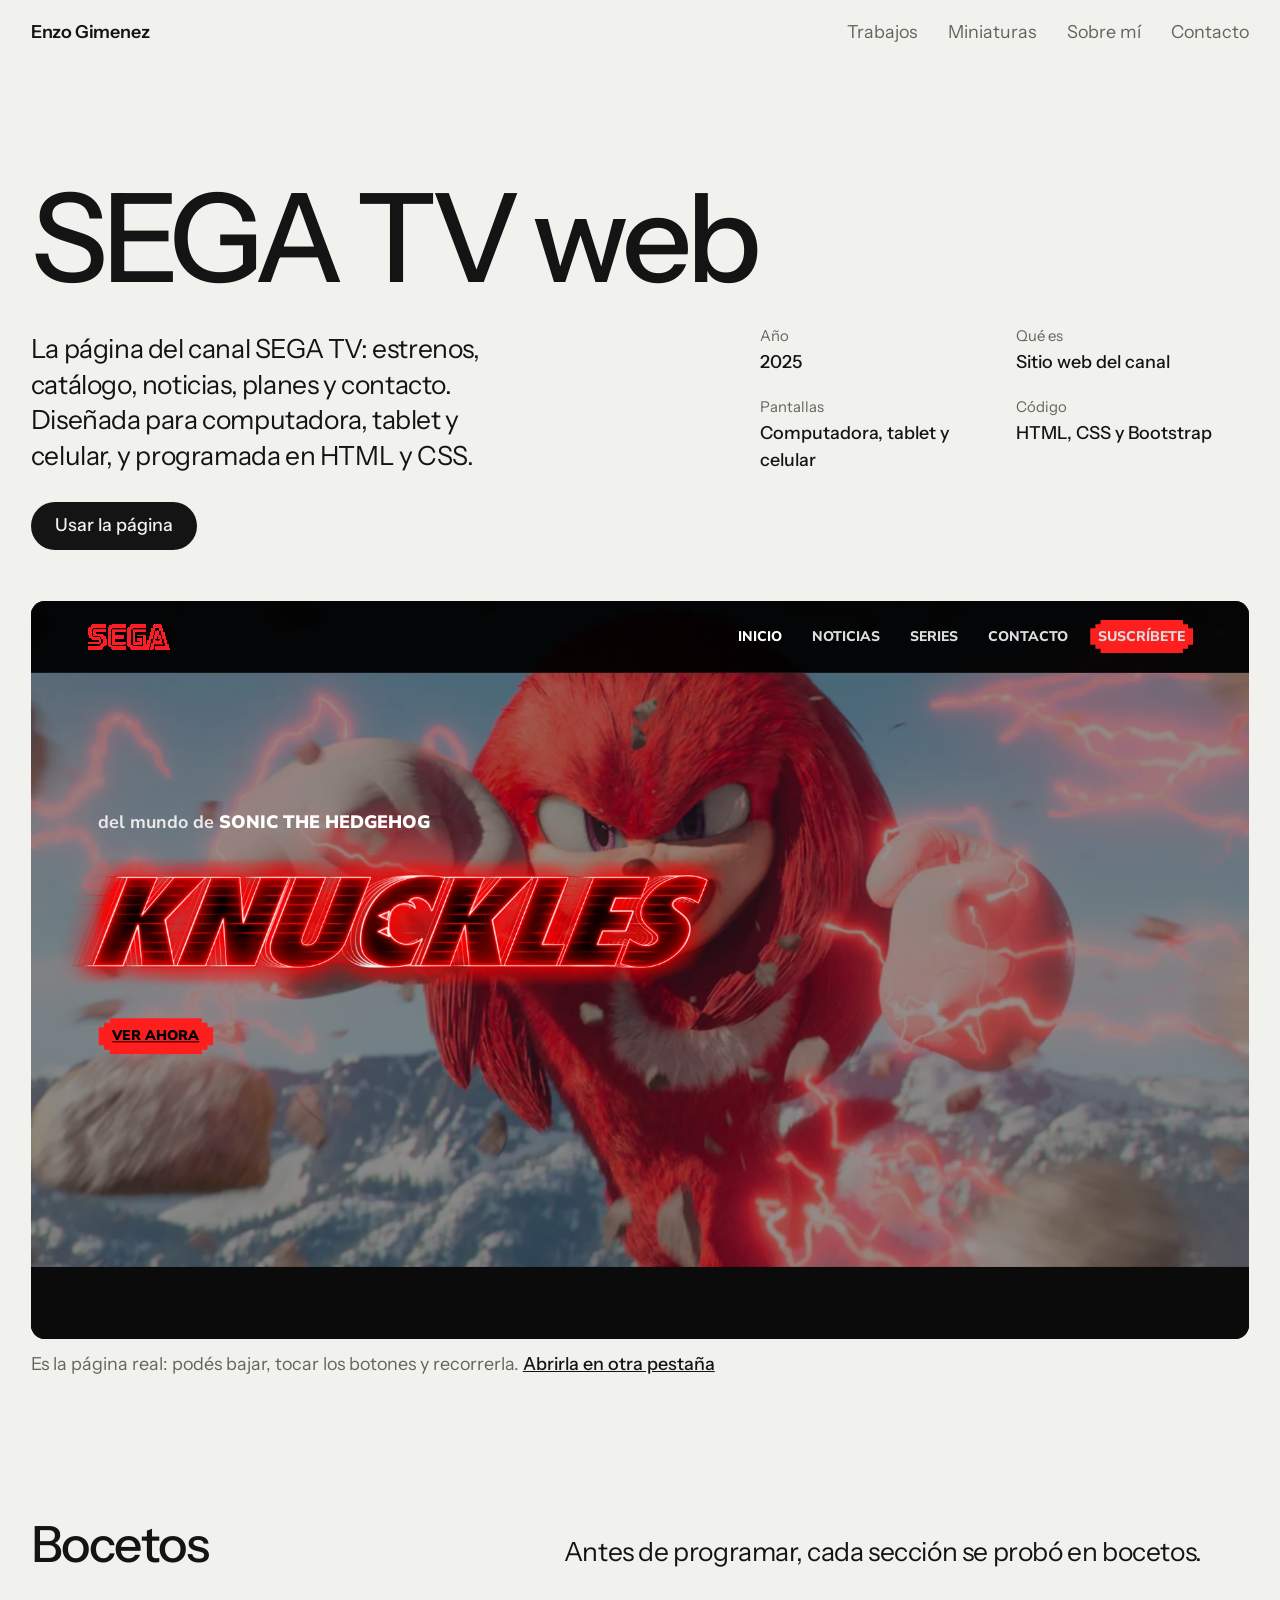
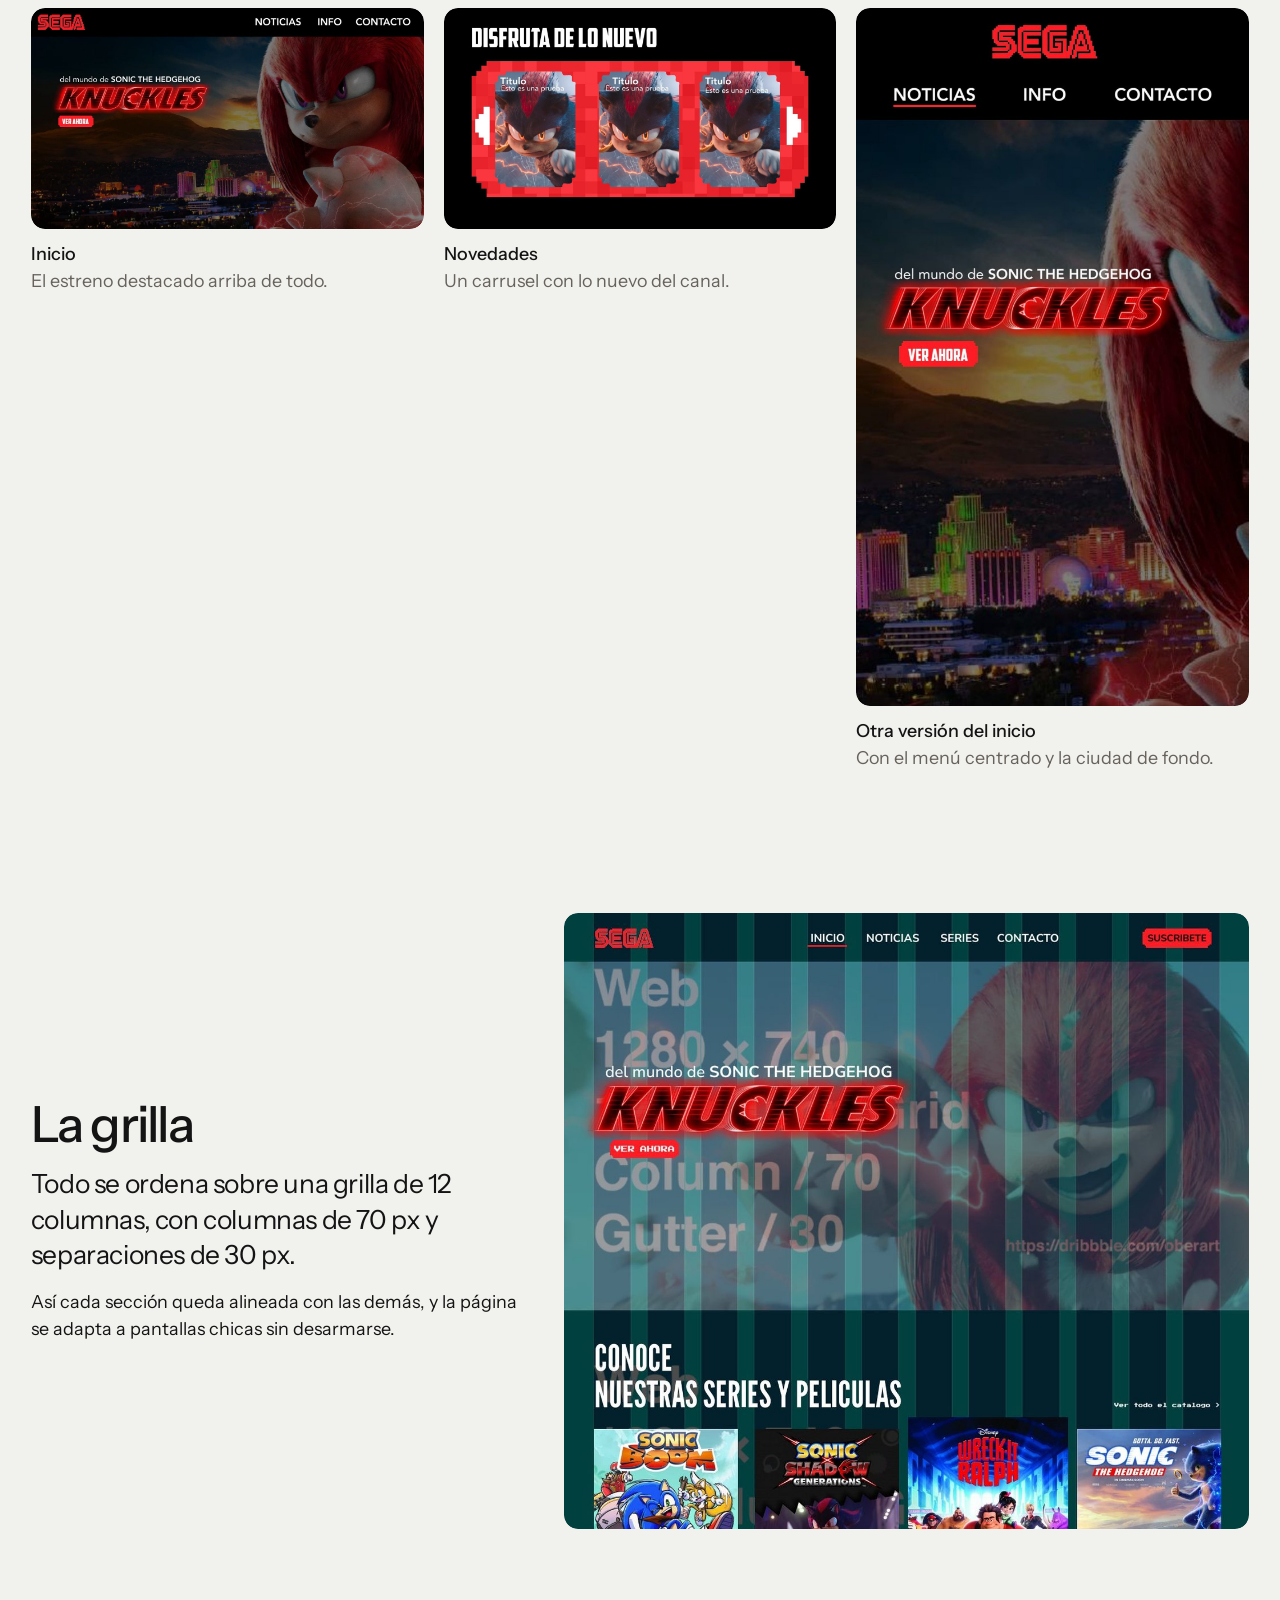
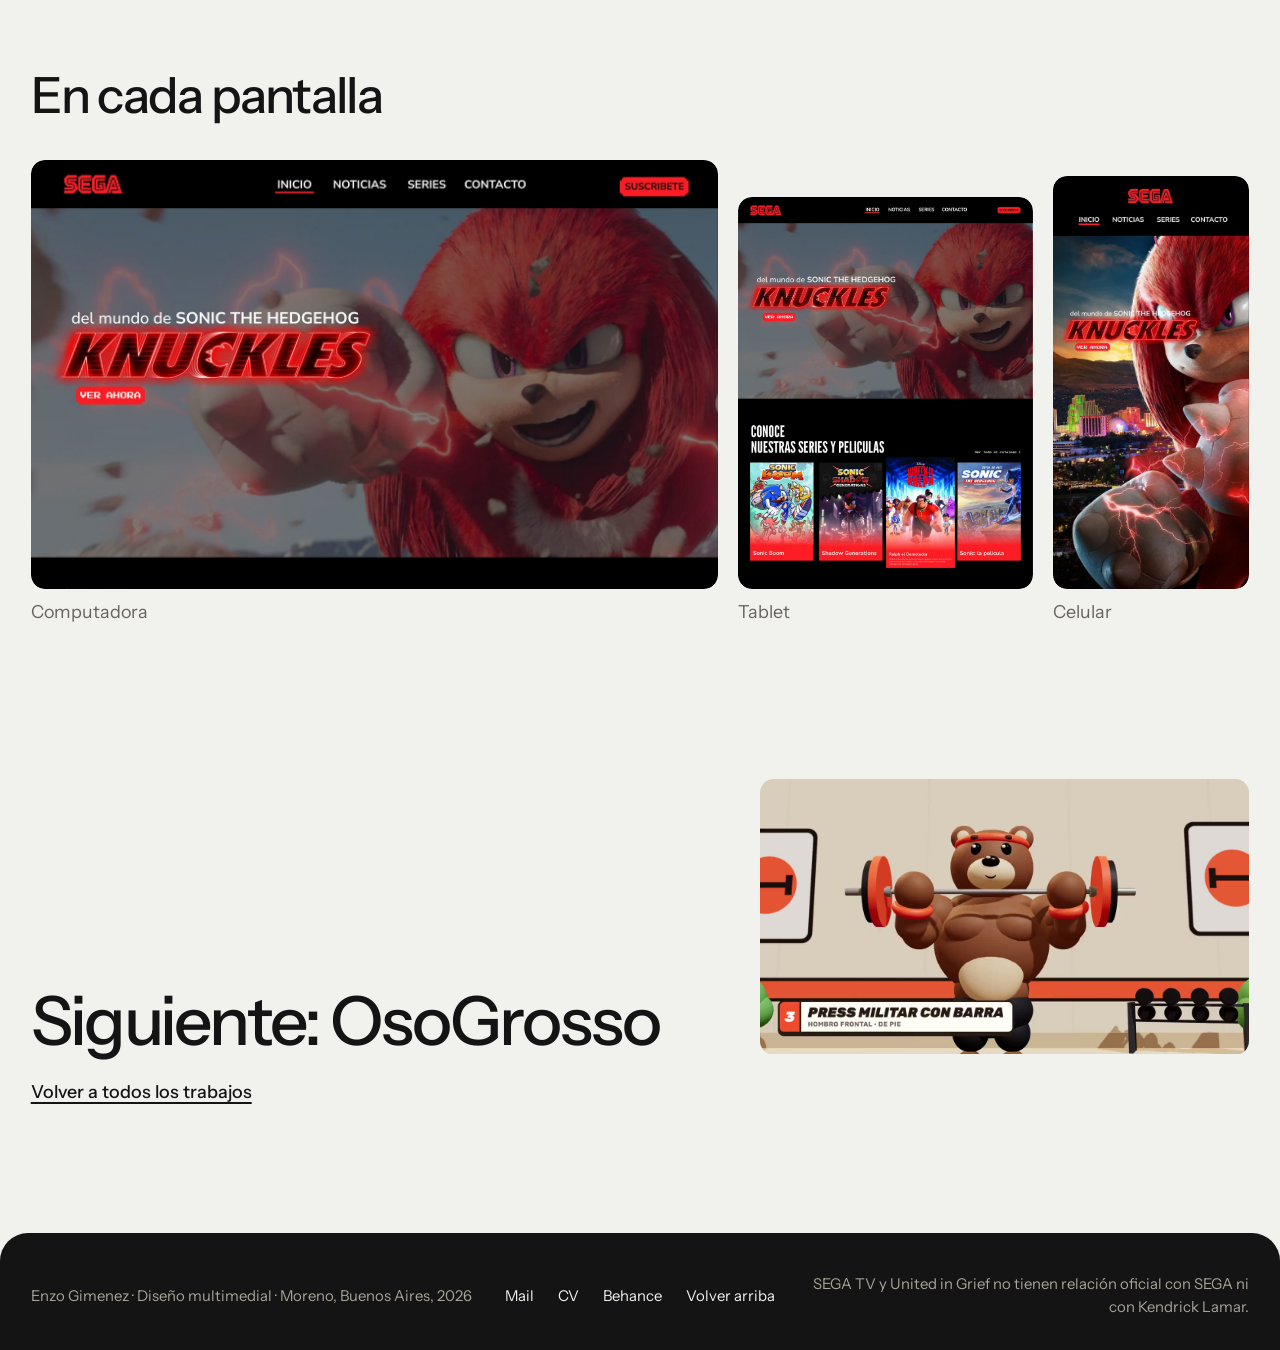
<file: proyectos/sega-tv-web.html>
<!doctype html>
<html lang="es">
<head>
<meta charset="utf-8">
<meta name="viewport" content="width=device-width, initial-scale=1">
<title>SEGA TV web — Enzo Gimenez</title>
<meta name="description" content="La página del canal SEGA TV: estrenos, catálogo, noticias, planes y contacto. Diseñada para computadora, tablet y celular, y programada en HTML y CSS.">
<meta property="og:title" content="SEGA TV web — Enzo Gimenez">
<meta property="og:description" content="La página del canal SEGA TV: estrenos, catálogo, noticias, planes y contacto. Diseñada para computadora, tablet y celular, y programada en HTML y CSS.">
<meta property="og:image" content="../media/poster-web.jpg">
<meta name="theme-color" content="#f1f1ee">
<link rel="preconnect" href="https://fonts.googleapis.com">
<link rel="preconnect" href="https://fonts.gstatic.com" crossorigin>
<link href="https://fonts.googleapis.com/css2?family=Instrument+Sans:wght@400;500;600&display=swap" rel="stylesheet">
<link rel="icon" href="../favicon.svg" type="image/svg+xml">
<link rel="stylesheet" href="../styles.css">
</head>
<body id="top">

<header class="bar">
  <a class="bar__mark" href="../index.html">Enzo Gimenez</a>
  <nav class="bar__links" aria-label="Secciones"><a href="../index.html#trabajos">Trabajos</a><a href="../index.html#miniaturas">Miniaturas</a><a href="../index.html#sobre-mi">Sobre mí</a><a href="../index.html#contacto">Contacto</a></nav>
  <details class="bar__menu">
    <summary>Menú</summary>
    <nav class="bar__sheet" aria-label="Secciones"><a href="../index.html#trabajos">Trabajos</a><a href="../index.html#miniaturas">Miniaturas</a><a href="../index.html#sobre-mi">Sobre mí</a><a href="../index.html#contacto">Contacto</a></nav>
  </details>
</header>

<main>
  <section class="case__head" aria-labelledby="p-title">
    <h1 class="case__title" id="p-title">SEGA TV web</h1>
    <p class="case__lead">La página del canal SEGA TV: estrenos, catálogo, noticias, planes y contacto. Diseñada para computadora, tablet y celular, y programada en HTML y CSS.</p>
    <dl class="facts"><div><dt>Año</dt><dd>2025</dd></div><div><dt>Qué es</dt><dd>Sitio web del canal</dd></div><div><dt>Pantallas</dt><dd>Computadora, tablet y celular</dd></div><div><dt>Código</dt><dd>HTML, CSS y Bootstrap</dd></div></dl>
    <p><a class="btn" href="#ver">Usar la página</a></p>
  </section>

  <section class="case__hero" id="ver" aria-labelledby="ver-title">
    <h2 class="visually-hidden" id="ver-title">La página funcionando</h2>
    <iframe class="media case__site" src="../sega-web/index.html" title="La página de SEGA TV, funcionando"></iframe>
    <p class="caption">Es la página real: podés bajar, tocar los botones y recorrerla. <a href="../sega-web/index.html" target="_blank" rel="noopener">Abrirla en otra pestaña</a></p>
  </section>

  <section class="sec">
    <div class="sec__head"><h2 class="h3">Bocetos</h2><p class="sec__intro">Antes de programar, cada sección se probó en bocetos.</p></div>
    <ol class="gal">
      <li class="gal__item"><button class="zoom" type="button" data-caption="Inicio" aria-label="Ampliar: Inicio"><img class="media" src="../media/web-boceto-1.jpg" alt="Inicio: El estreno destacado arriba de todo." loading="lazy"></button><p class="gal__name">Inicio</p><p class="gal__text">El estreno destacado arriba de todo.</p></li>
      <li class="gal__item"><button class="zoom" type="button" data-caption="Novedades" aria-label="Ampliar: Novedades"><img class="media" src="../media/web-boceto-2.jpg" alt="Novedades: Un carrusel con lo nuevo del canal." loading="lazy"></button><p class="gal__name">Novedades</p><p class="gal__text">Un carrusel con lo nuevo del canal.</p></li>
      <li class="gal__item"><button class="zoom" type="button" data-caption="Otra versión del inicio" aria-label="Ampliar: Otra versión del inicio"><img class="media" src="../media/web-boceto-3.jpg" alt="Otra versión del inicio: Con el menú centrado y la ciudad de fondo." loading="lazy"></button><p class="gal__name">Otra versión del inicio</p><p class="gal__text">Con el menú centrado y la ciudad de fondo.</p></li>
    </ol>
  </section>

  <section class="sec sec--split">
    <div class="sec__copy"><h2 class="h3">La grilla</h2><p>Todo se ordena sobre una grilla de 12 columnas, con columnas de 70 px y separaciones de 30 px.</p><p>Así cada sección queda alineada con las demás, y la página se adapta a pantallas chicas sin desarmarse.</p></div>
    <button class="zoom" type="button" data-caption="Diseño del inicio con la grilla de columnas marcada encima" aria-label="Ampliar: Diseño del inicio con la grilla de columnas marcada encima"><img class="media" src="../media/web-grilla.jpg" alt="Diseño del inicio con la grilla de columnas marcada encima" loading="lazy"></button>
  </section>

  <section class="sec">
    <div class="sec__head"><h2 class="h3">En cada pantalla</h2></div>
    <div class="devices"><figure class="device device--0"><button class="zoom" type="button" data-caption="Computadora" aria-label="Ampliar: Computadora"><img class="media" src="../media/web-desktop.jpg" alt="La página de SEGA TV en computadora" loading="lazy"></button><figcaption>Computadora</figcaption></figure><figure class="device device--1"><button class="zoom" type="button" data-caption="Tablet" aria-label="Ampliar: Tablet"><img class="media" src="../media/web-tablet.jpg" alt="La página de SEGA TV en tablet" loading="lazy"></button><figcaption>Tablet</figcaption></figure><figure class="device device--2"><button class="zoom" type="button" data-caption="Celular" aria-label="Ampliar: Celular"><img class="media" src="../media/web-phone.jpg" alt="La página de SEGA TV en celular" loading="lazy"></button><figcaption>Celular</figcaption></figure></div>
  </section>

  <section class="next" aria-labelledby="next-title">
    <h2 class="next__title" id="next-title"><a href="osogrosso.html">Siguiente: OsoGrosso</a></h2>
    <a class="next__media" href="osogrosso.html" tabindex="-1" aria-hidden="true"><video src="../media/loop-oso.mp4" poster="../media/poster-oso.jpg" autoplay muted loop playsinline preload="metadata" aria-hidden="true"></video></a>
    <p class="next__back"><a class="link" href="../index.html#trabajos">Volver a todos los trabajos</a></p>
  </section>
</main>

<footer class="foot">
  <p>Enzo Gimenez · Diseño multimedial · Moreno, Buenos Aires, 2026</p>
  <p class="foot__links"><a href="mailto:enzogimenez07.eg@gmail.com">Mail</a><a href="../media/Enzo-Gimenez-CV.pdf" download>CV</a><a href="https://www.behance.net/enzogimenez2" target="_blank" rel="noopener">Behance</a><a href="#top">Volver arriba</a></p>
  <p class="foot__note">SEGA TV y United in Grief no tienen relación oficial con SEGA ni con Kendrick Lamar.</p>
</footer>

<script src="../main.js"></script>
</body>
</html>
</file>
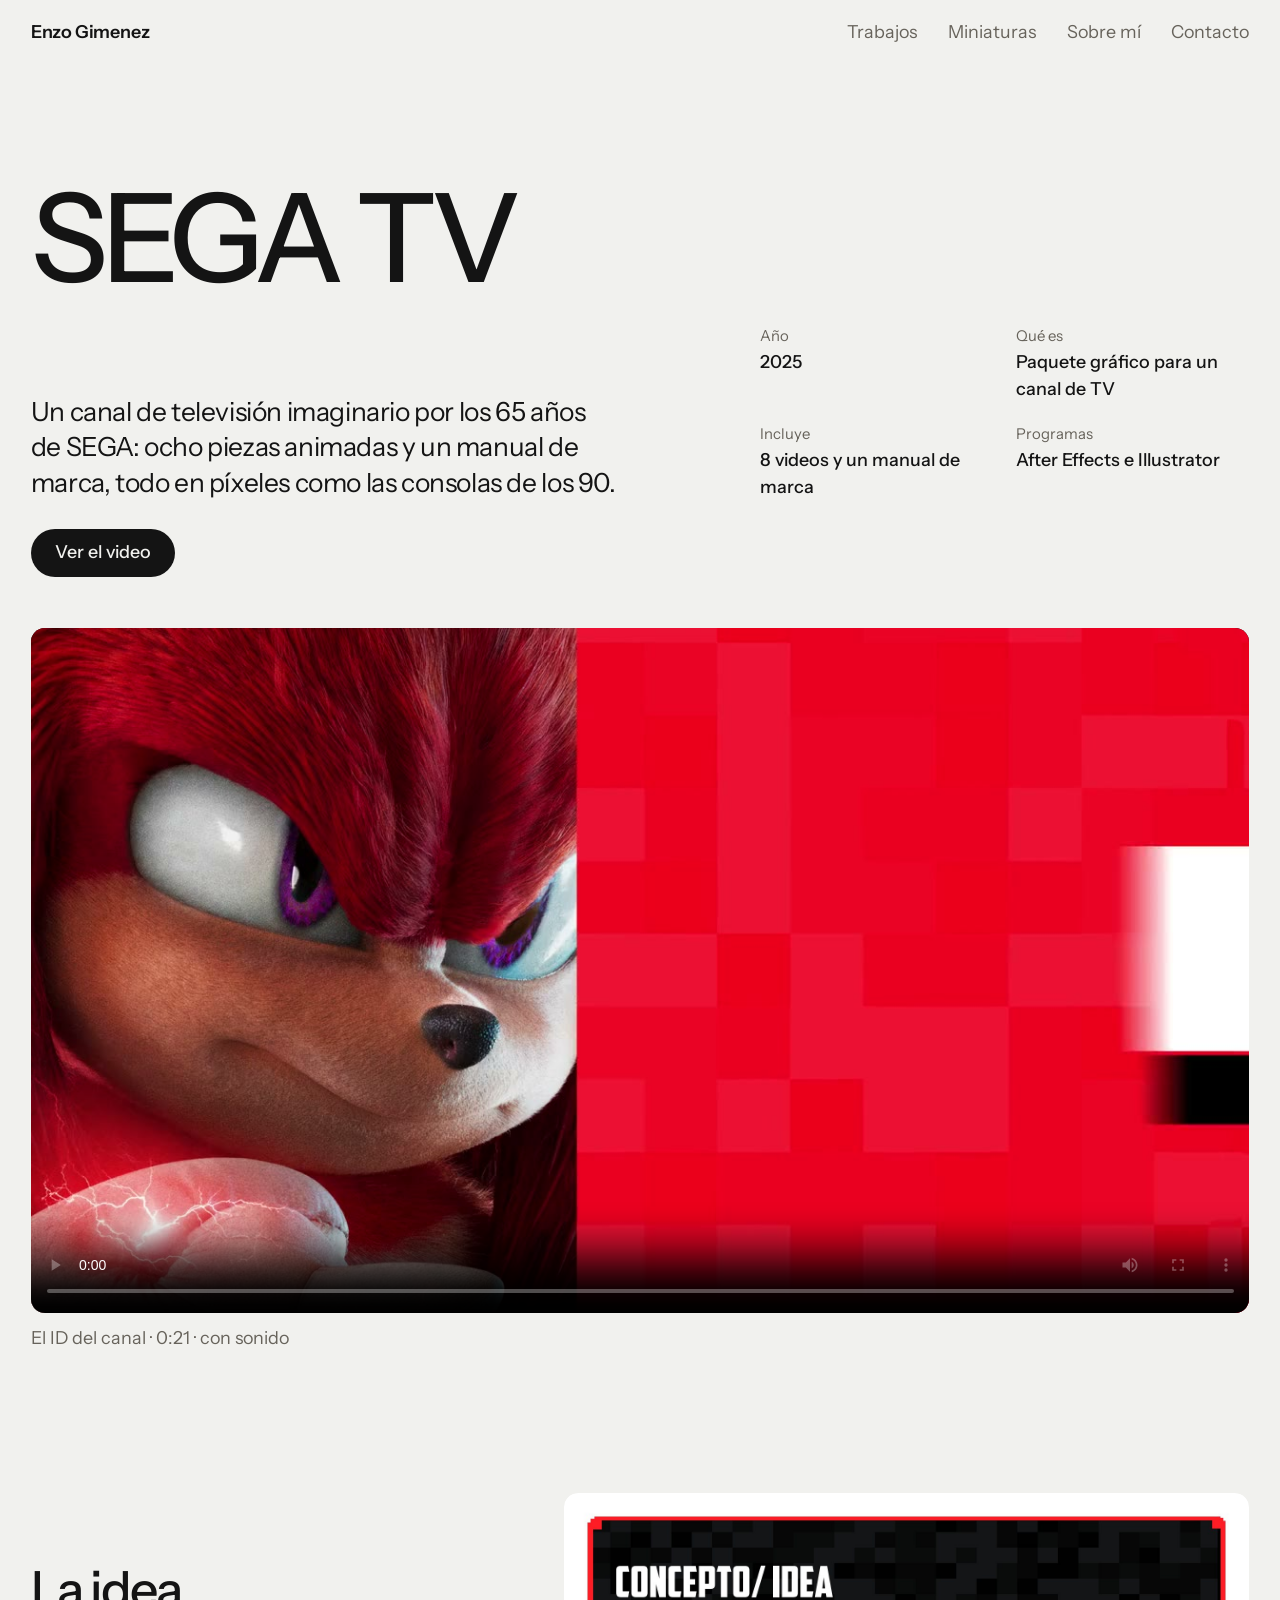
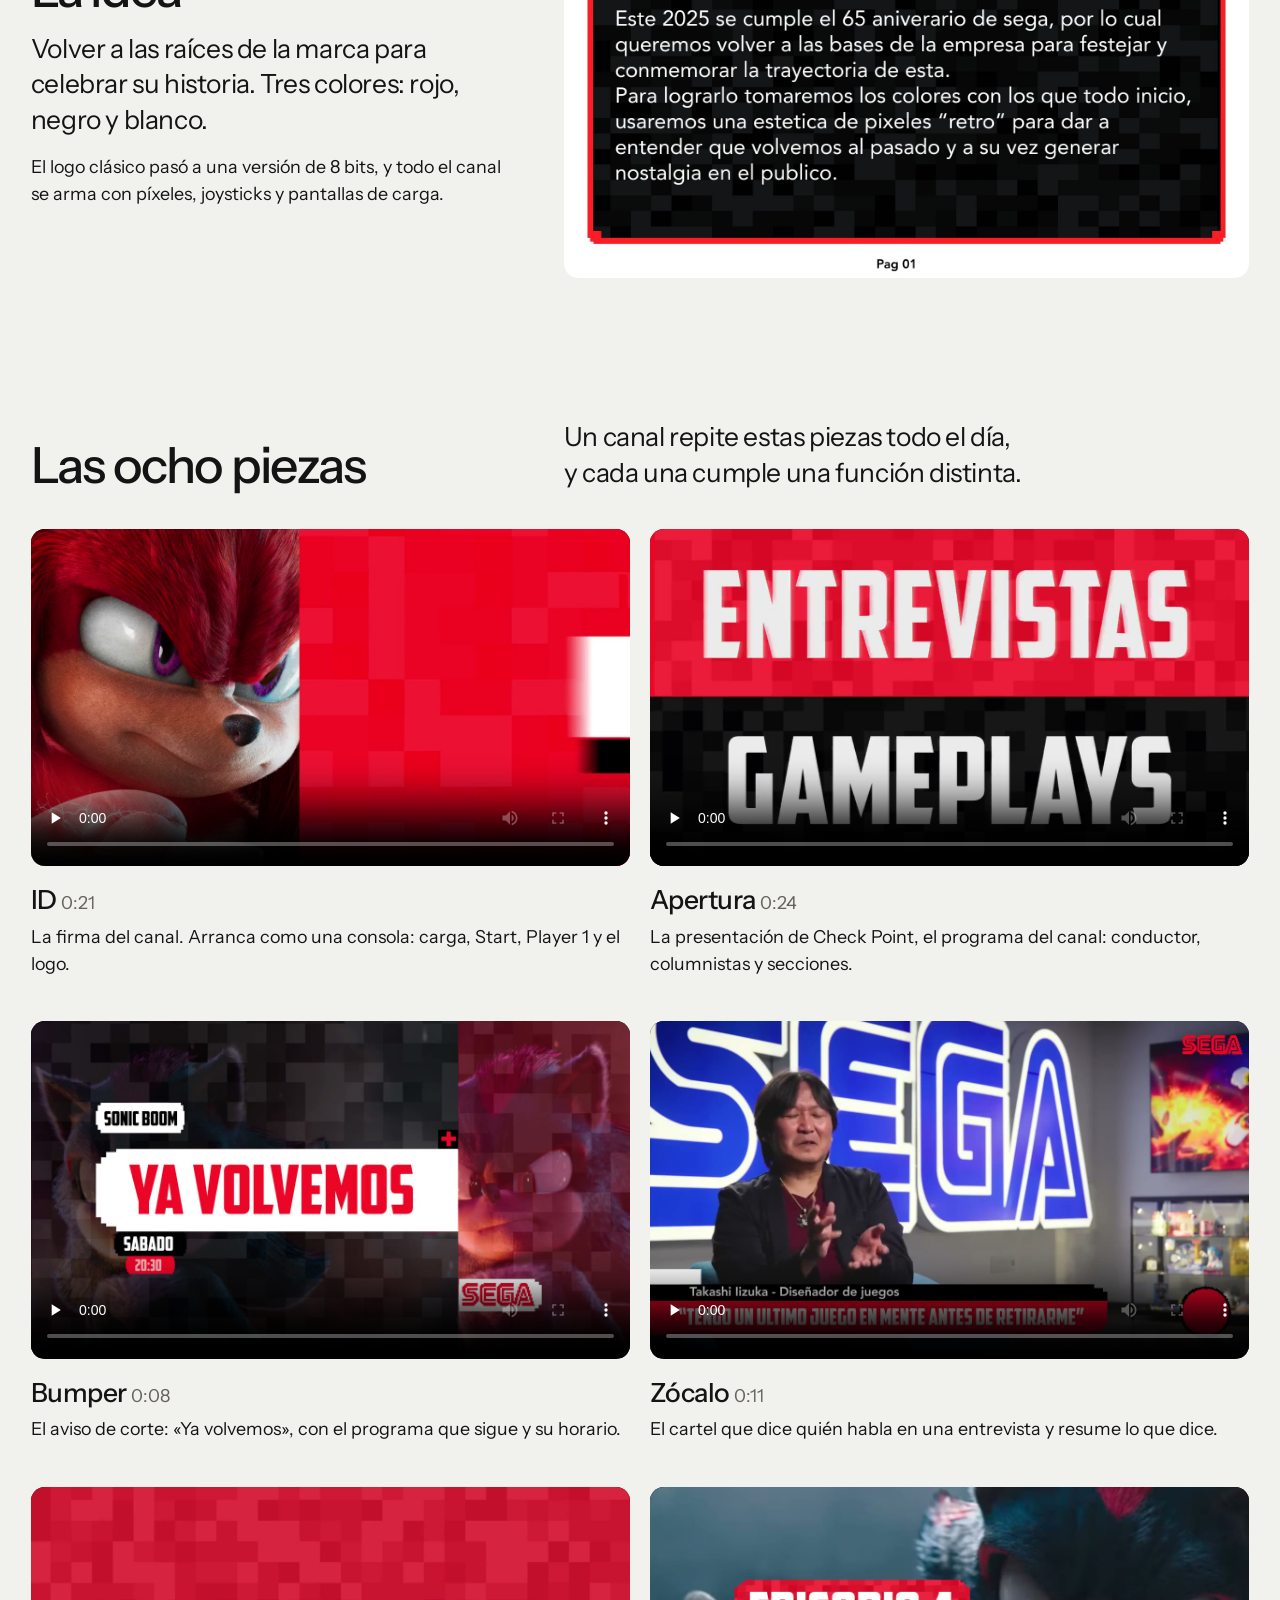
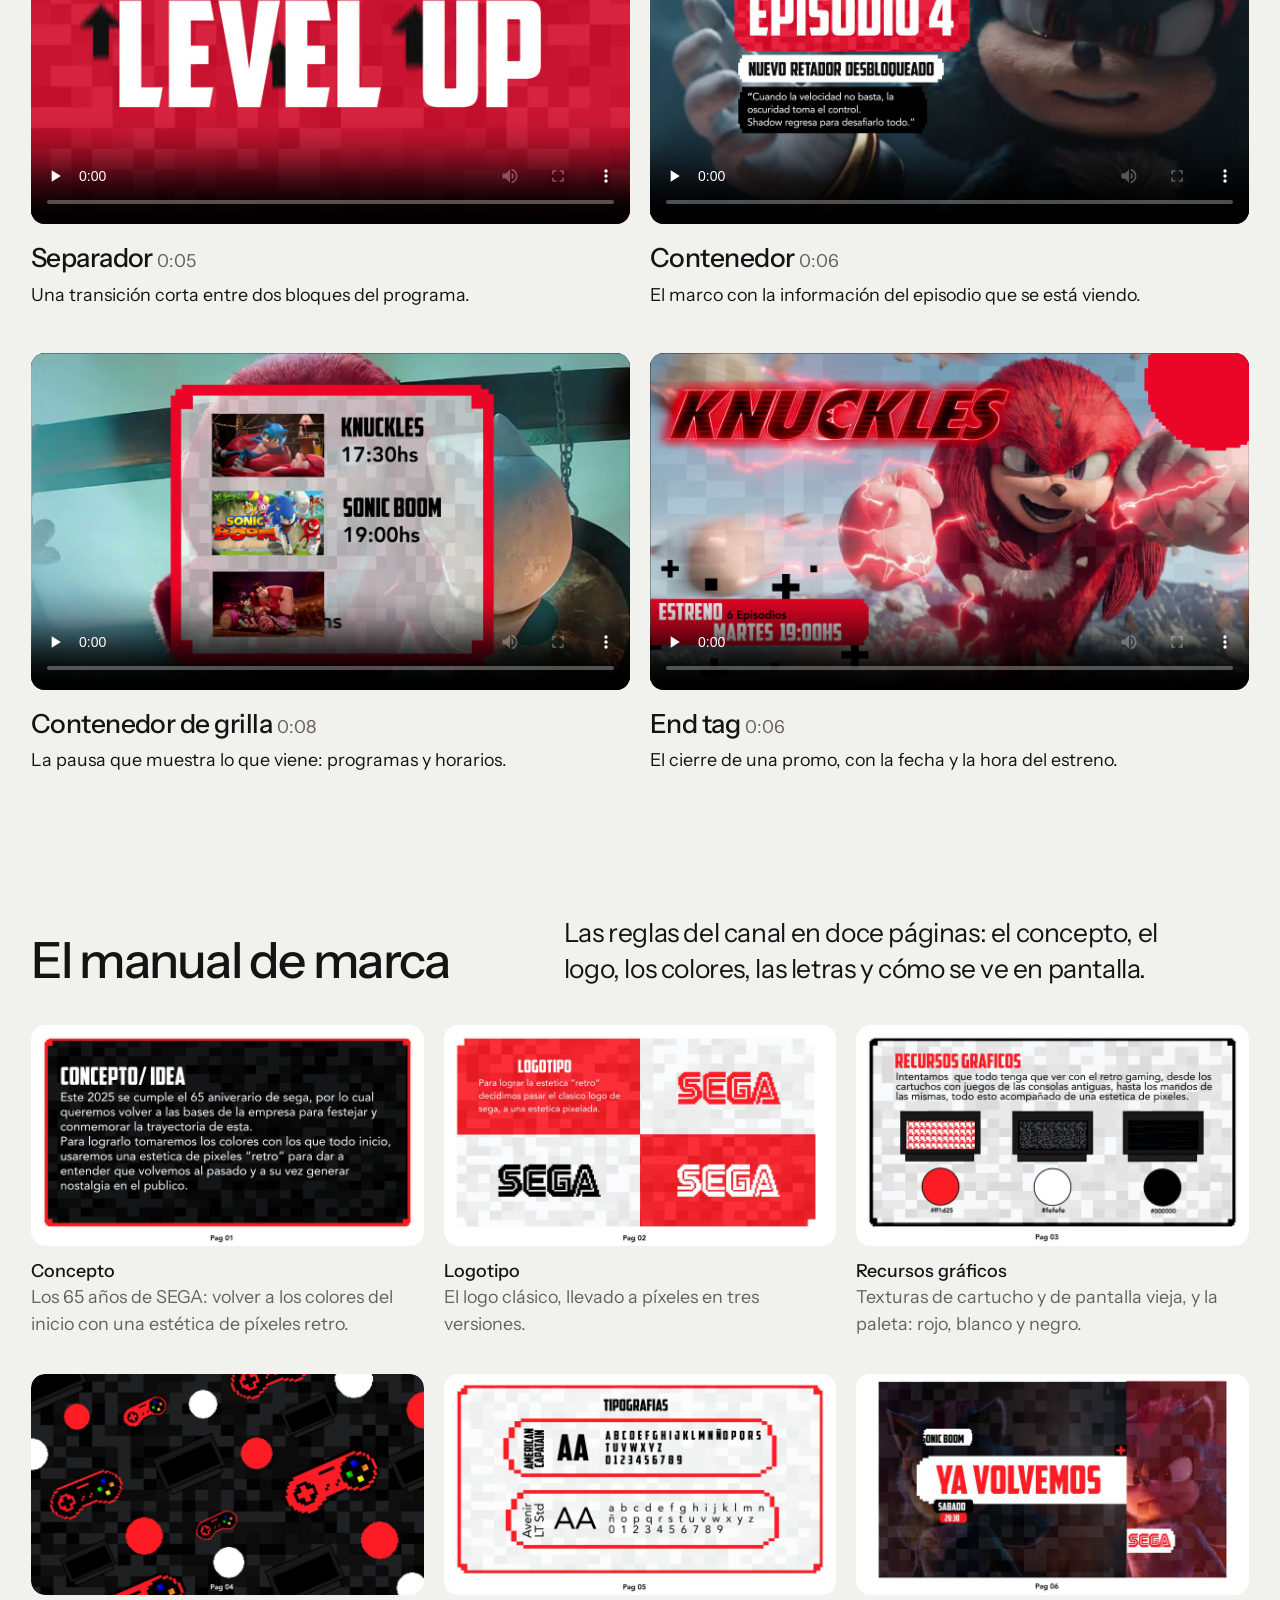
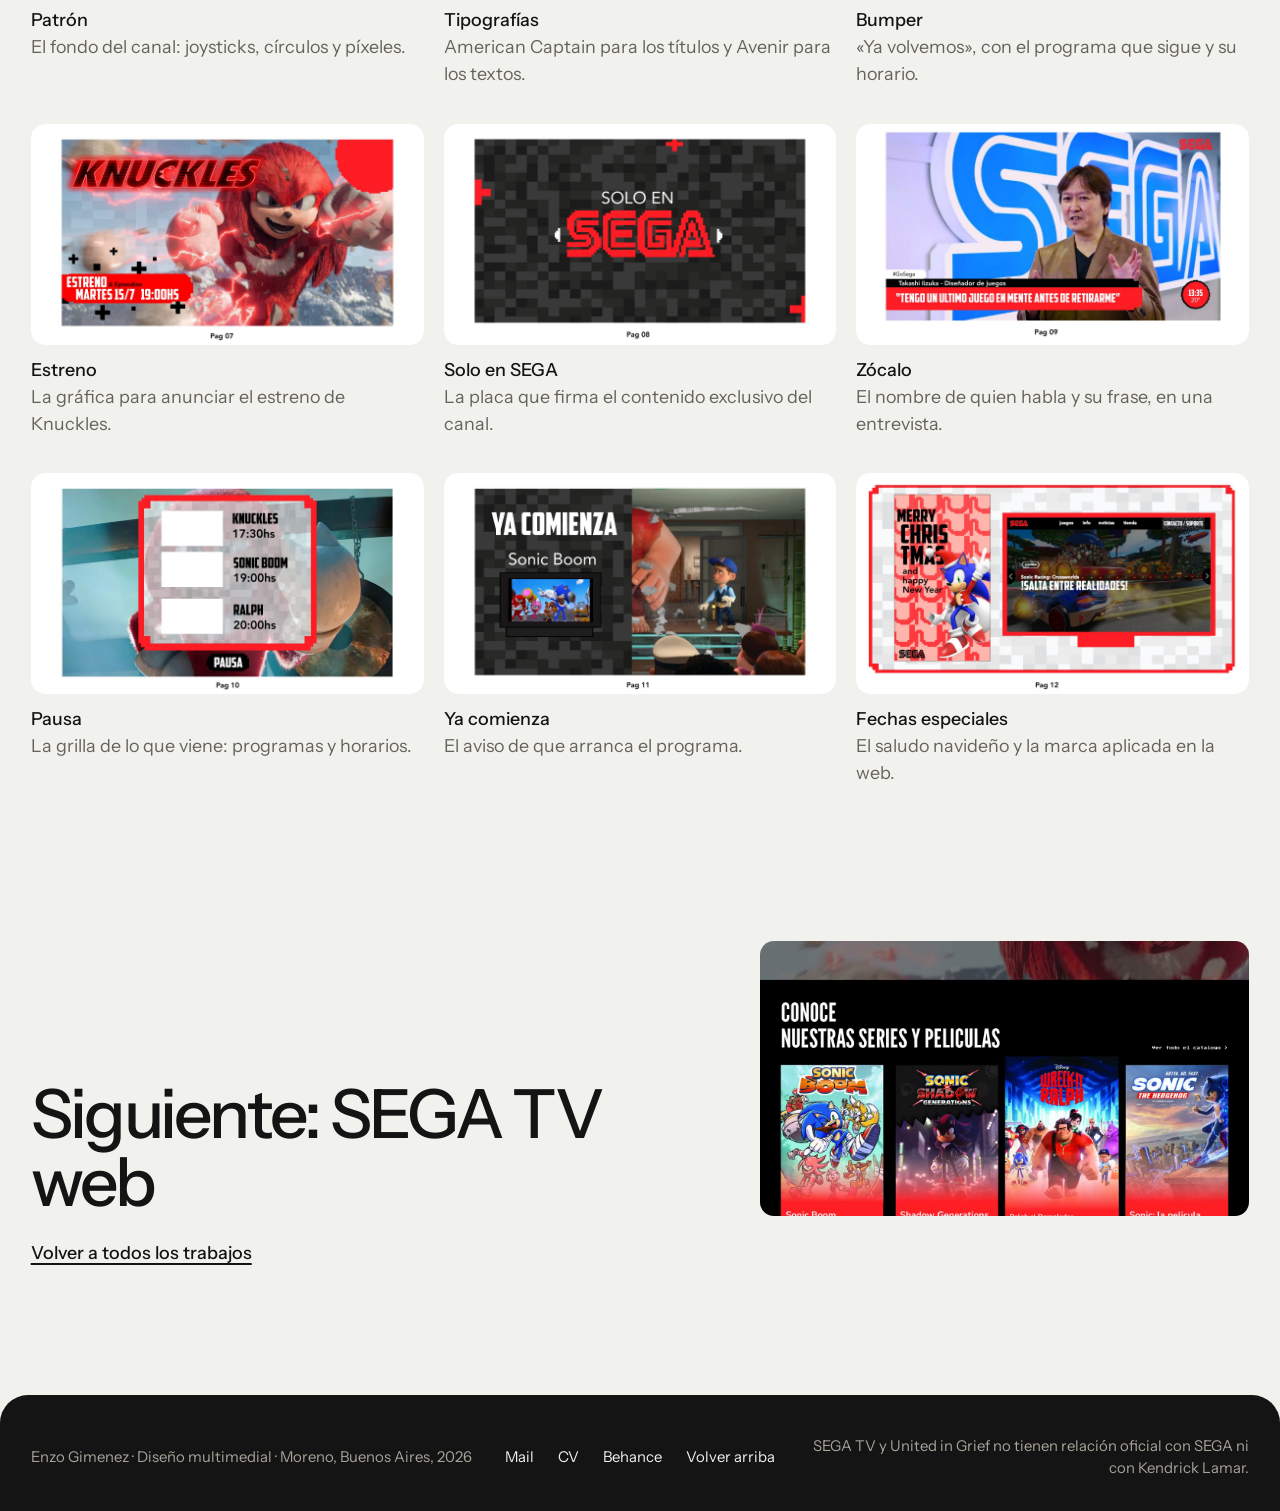
<file: proyectos/sega-tv.html>
<!doctype html>
<html lang="es">
<head>
<meta charset="utf-8">
<meta name="viewport" content="width=device-width, initial-scale=1">
<title>SEGA TV — Enzo Gimenez</title>
<meta name="description" content="Un canal de televisión imaginario por los 65 años de SEGA: ocho piezas animadas y un manual de marca, todo en píxeles como las consolas de los 90.">
<meta property="og:title" content="SEGA TV — Enzo Gimenez">
<meta property="og:description" content="Un canal de televisión imaginario por los 65 años de SEGA: ocho piezas animadas y un manual de marca, todo en píxeles como las consolas de los 90.">
<meta property="og:image" content="../media/cover-sega.jpg">
<meta name="theme-color" content="#f1f1ee">
<link rel="preconnect" href="https://fonts.googleapis.com">
<link rel="preconnect" href="https://fonts.gstatic.com" crossorigin>
<link href="https://fonts.googleapis.com/css2?family=Instrument+Sans:wght@400;500;600&display=swap" rel="stylesheet">
<link rel="icon" href="../favicon.svg" type="image/svg+xml">
<link rel="stylesheet" href="../styles.css">
</head>
<body id="top">

<header class="bar">
  <a class="bar__mark" href="../index.html">Enzo Gimenez</a>
  <nav class="bar__links" aria-label="Secciones"><a href="../index.html#trabajos">Trabajos</a><a href="../index.html#miniaturas">Miniaturas</a><a href="../index.html#sobre-mi">Sobre mí</a><a href="../index.html#contacto">Contacto</a></nav>
  <details class="bar__menu">
    <summary>Menú</summary>
    <nav class="bar__sheet" aria-label="Secciones"><a href="../index.html#trabajos">Trabajos</a><a href="../index.html#miniaturas">Miniaturas</a><a href="../index.html#sobre-mi">Sobre mí</a><a href="../index.html#contacto">Contacto</a></nav>
  </details>
</header>

<main>
  <section class="case__head" aria-labelledby="p-title">
    <h1 class="case__title" id="p-title">SEGA TV</h1>
    <p class="case__lead">Un canal de televisión imaginario por los 65 años de SEGA: ocho piezas animadas y un manual de marca, todo en píxeles como las consolas de los 90.</p>
    <dl class="facts"><div><dt>Año</dt><dd>2025</dd></div><div><dt>Qué es</dt><dd>Paquete gráfico para un canal de TV</dd></div><div><dt>Incluye</dt><dd>8 videos y un manual de marca</dd></div><div><dt>Programas</dt><dd>After Effects e Illustrator</dd></div></dl>
    <p><a class="btn" href="#ver">Ver el video</a></p>
  </section>

  <section class="case__hero" id="ver" aria-labelledby="ver-title">
    <h2 class="visually-hidden" id="ver-title">El ID del canal</h2>
    <video class="media" src="../media/full-sega-id.mp4" poster="../media/piece-id.jpg" controls playsinline preload="metadata" aria-label="El ID del canal de SEGA TV"></video>
    <p class="caption">El ID del canal · 0:21 · con sonido</p>
  </section>

  <section class="sec sec--split">
    <div class="sec__copy"><h2 class="h3">La idea</h2><p>Volver a las raíces de la marca para celebrar su historia. Tres colores: rojo, negro y blanco.</p><p>El logo clásico pasó a una versión de 8 bits, y todo el canal se arma con píxeles, joysticks y pantallas de carga.</p></div>
    <button class="zoom" type="button" data-caption="Página del manual con el concepto del canal: los 65 años de SEGA y la estética de píxeles" aria-label="Ampliar: Página del manual con el concepto del canal: los 65 años de SEGA y la estética de píxeles"><img class="media" src="../media/sega-manual-01.jpg" alt="Página del manual con el concepto del canal: los 65 años de SEGA y la estética de píxeles" loading="lazy"></button>
  </section>

  <section class="sec">
    <div class="sec__head"><h2 class="h3">Las ocho piezas</h2><p class="sec__intro">Un canal repite estas piezas todo el día, y cada una cumple una función distinta.</p></div>
    <ol class="pieces">
      <li class="piece"><video class="media" src="../media/full-sega-id.mp4" poster="../media/piece-id.jpg" controls playsinline preload="none" aria-label="ID"></video>
        <p class="piece__name">ID <span>0:21</span></p><p class="piece__text">La firma del canal. Arranca como una consola: carga, Start, Player 1 y el logo.</p></li>
      <li class="piece"><video class="media" src="../media/full-sega-apertura.mp4" poster="../media/piece-apertura.jpg" controls playsinline preload="none" aria-label="Apertura"></video>
        <p class="piece__name">Apertura <span>0:24</span></p><p class="piece__text">La presentación de Check Point, el programa del canal: conductor, columnistas y secciones.</p></li>
      <li class="piece"><video class="media" src="../media/full-sega-bumper.mp4" poster="../media/piece-bumper.jpg" controls playsinline preload="none" aria-label="Bumper"></video>
        <p class="piece__name">Bumper <span>0:08</span></p><p class="piece__text">El aviso de corte: «Ya volvemos», con el programa que sigue y su horario.</p></li>
      <li class="piece"><video class="media" src="../media/full-sega-zocalo.mp4" poster="../media/piece-zocalo.jpg" controls playsinline preload="none" aria-label="Zócalo"></video>
        <p class="piece__name">Zócalo <span>0:11</span></p><p class="piece__text">El cartel que dice quién habla en una entrevista y resume lo que dice.</p></li>
      <li class="piece"><video class="media" src="../media/full-sega-separador.mp4" poster="../media/piece-separador.jpg" controls playsinline preload="none" aria-label="Separador"></video>
        <p class="piece__name">Separador <span>0:05</span></p><p class="piece__text">Una transición corta entre dos bloques del programa.</p></li>
      <li class="piece"><video class="media" src="../media/full-sega-contenedor.mp4" poster="../media/piece-contenedor.jpg" controls playsinline preload="none" aria-label="Contenedor"></video>
        <p class="piece__name">Contenedor <span>0:06</span></p><p class="piece__text">El marco con la información del episodio que se está viendo.</p></li>
      <li class="piece"><video class="media" src="../media/full-sega-contenedor2.mp4" poster="../media/piece-contenedor2.jpg" controls playsinline preload="none" aria-label="Contenedor de grilla"></video>
        <p class="piece__name">Contenedor de grilla <span>0:08</span></p><p class="piece__text">La pausa que muestra lo que viene: programas y horarios.</p></li>
      <li class="piece"><video class="media" src="../media/full-sega-endtag.mp4" poster="../media/piece-endtag.jpg" controls playsinline preload="none" aria-label="End tag"></video>
        <p class="piece__name">End tag <span>0:06</span></p><p class="piece__text">El cierre de una promo, con la fecha y la hora del estreno.</p></li>
    </ol>
  </section>

  <section class="sec">
    <div class="sec__head"><h2 class="h3">El manual de marca</h2><p class="sec__intro">Las reglas del canal en doce páginas: el concepto, el logo, los colores, las letras y cómo se ve en pantalla.</p></div>
    <ol class="gal">
      <li class="gal__item"><button class="zoom" type="button" data-caption="Concepto" aria-label="Ampliar: Concepto"><img class="media" src="../media/sega-manual-01.jpg" alt="Concepto: Los 65 años de SEGA: volver a los colores del inicio con una estética de píxeles retro." loading="lazy"></button><p class="gal__name">Concepto</p><p class="gal__text">Los 65 años de SEGA: volver a los colores del inicio con una estética de píxeles retro.</p></li>
      <li class="gal__item"><button class="zoom" type="button" data-caption="Logotipo" aria-label="Ampliar: Logotipo"><img class="media" src="../media/sega-manual-02.jpg" alt="Logotipo: El logo clásico, llevado a píxeles en tres versiones." loading="lazy"></button><p class="gal__name">Logotipo</p><p class="gal__text">El logo clásico, llevado a píxeles en tres versiones.</p></li>
      <li class="gal__item"><button class="zoom" type="button" data-caption="Recursos gráficos" aria-label="Ampliar: Recursos gráficos"><img class="media" src="../media/sega-manual-03.jpg" alt="Recursos gráficos: Texturas de cartucho y de pantalla vieja, y la paleta: rojo, blanco y negro." loading="lazy"></button><p class="gal__name">Recursos gráficos</p><p class="gal__text">Texturas de cartucho y de pantalla vieja, y la paleta: rojo, blanco y negro.</p></li>
      <li class="gal__item"><button class="zoom" type="button" data-caption="Patrón" aria-label="Ampliar: Patrón"><img class="media" src="../media/sega-manual-04.jpg" alt="Patrón: El fondo del canal: joysticks, círculos y píxeles." loading="lazy"></button><p class="gal__name">Patrón</p><p class="gal__text">El fondo del canal: joysticks, círculos y píxeles.</p></li>
      <li class="gal__item"><button class="zoom" type="button" data-caption="Tipografías" aria-label="Ampliar: Tipografías"><img class="media" src="../media/sega-manual-05.jpg" alt="Tipografías: American Captain para los títulos y Avenir para los textos." loading="lazy"></button><p class="gal__name">Tipografías</p><p class="gal__text">American Captain para los títulos y Avenir para los textos.</p></li>
      <li class="gal__item"><button class="zoom" type="button" data-caption="Bumper" aria-label="Ampliar: Bumper"><img class="media" src="../media/sega-manual-06.jpg" alt="Bumper: «Ya volvemos», con el programa que sigue y su horario." loading="lazy"></button><p class="gal__name">Bumper</p><p class="gal__text">«Ya volvemos», con el programa que sigue y su horario.</p></li>
      <li class="gal__item"><button class="zoom" type="button" data-caption="Estreno" aria-label="Ampliar: Estreno"><img class="media" src="../media/sega-manual-07.jpg" alt="Estreno: La gráfica para anunciar el estreno de Knuckles." loading="lazy"></button><p class="gal__name">Estreno</p><p class="gal__text">La gráfica para anunciar el estreno de Knuckles.</p></li>
      <li class="gal__item"><button class="zoom" type="button" data-caption="Solo en SEGA" aria-label="Ampliar: Solo en SEGA"><img class="media" src="../media/sega-manual-08.jpg" alt="Solo en SEGA: La placa que firma el contenido exclusivo del canal." loading="lazy"></button><p class="gal__name">Solo en SEGA</p><p class="gal__text">La placa que firma el contenido exclusivo del canal.</p></li>
      <li class="gal__item"><button class="zoom" type="button" data-caption="Zócalo" aria-label="Ampliar: Zócalo"><img class="media" src="../media/sega-manual-09.jpg" alt="Zócalo: El nombre de quien habla y su frase, en una entrevista." loading="lazy"></button><p class="gal__name">Zócalo</p><p class="gal__text">El nombre de quien habla y su frase, en una entrevista.</p></li>
      <li class="gal__item"><button class="zoom" type="button" data-caption="Pausa" aria-label="Ampliar: Pausa"><img class="media" src="../media/sega-manual-10.jpg" alt="Pausa: La grilla de lo que viene: programas y horarios." loading="lazy"></button><p class="gal__name">Pausa</p><p class="gal__text">La grilla de lo que viene: programas y horarios.</p></li>
      <li class="gal__item"><button class="zoom" type="button" data-caption="Ya comienza" aria-label="Ampliar: Ya comienza"><img class="media" src="../media/sega-manual-11.jpg" alt="Ya comienza: El aviso de que arranca el programa." loading="lazy"></button><p class="gal__name">Ya comienza</p><p class="gal__text">El aviso de que arranca el programa.</p></li>
      <li class="gal__item"><button class="zoom" type="button" data-caption="Fechas especiales" aria-label="Ampliar: Fechas especiales"><img class="media" src="../media/sega-manual-12.jpg" alt="Fechas especiales: El saludo navideño y la marca aplicada en la web." loading="lazy"></button><p class="gal__name">Fechas especiales</p><p class="gal__text">El saludo navideño y la marca aplicada en la web.</p></li>
    </ol>
  </section>

  <section class="next" aria-labelledby="next-title">
    <h2 class="next__title" id="next-title"><a href="sega-tv-web.html">Siguiente: SEGA TV web</a></h2>
    <a class="next__media" href="sega-tv-web.html" tabindex="-1" aria-hidden="true"><video src="../media/loop-web.mp4" poster="../media/poster-web.jpg" autoplay muted loop playsinline preload="metadata" aria-hidden="true"></video></a>
    <p class="next__back"><a class="link" href="../index.html#trabajos">Volver a todos los trabajos</a></p>
  </section>
</main>

<footer class="foot">
  <p>Enzo Gimenez · Diseño multimedial · Moreno, Buenos Aires, 2026</p>
  <p class="foot__links"><a href="mailto:enzogimenez07.eg@gmail.com">Mail</a><a href="../media/Enzo-Gimenez-CV.pdf" download>CV</a><a href="https://www.behance.net/enzogimenez2" target="_blank" rel="noopener">Behance</a><a href="#top">Volver arriba</a></p>
  <p class="foot__note">SEGA TV y United in Grief no tienen relación oficial con SEGA ni con Kendrick Lamar.</p>
</footer>

<script src="../main.js"></script>
</body>
</html>
</file>
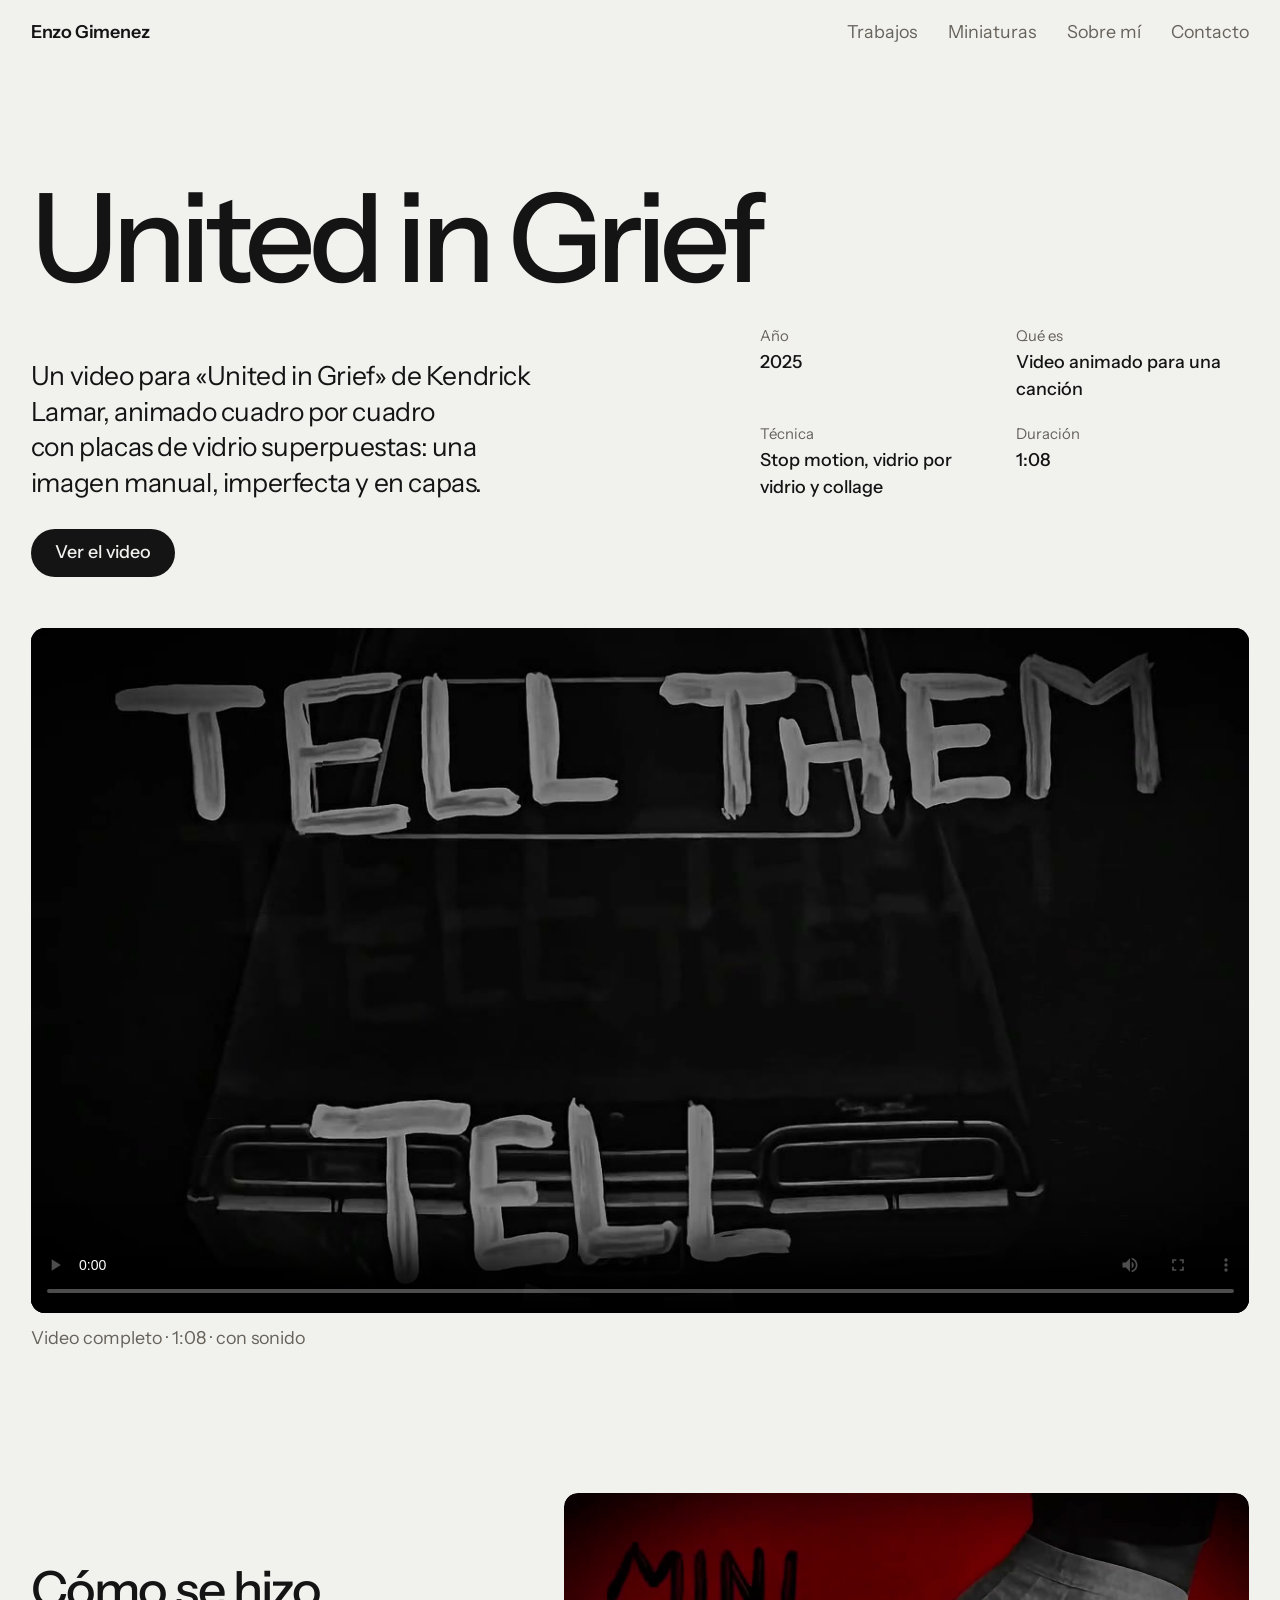
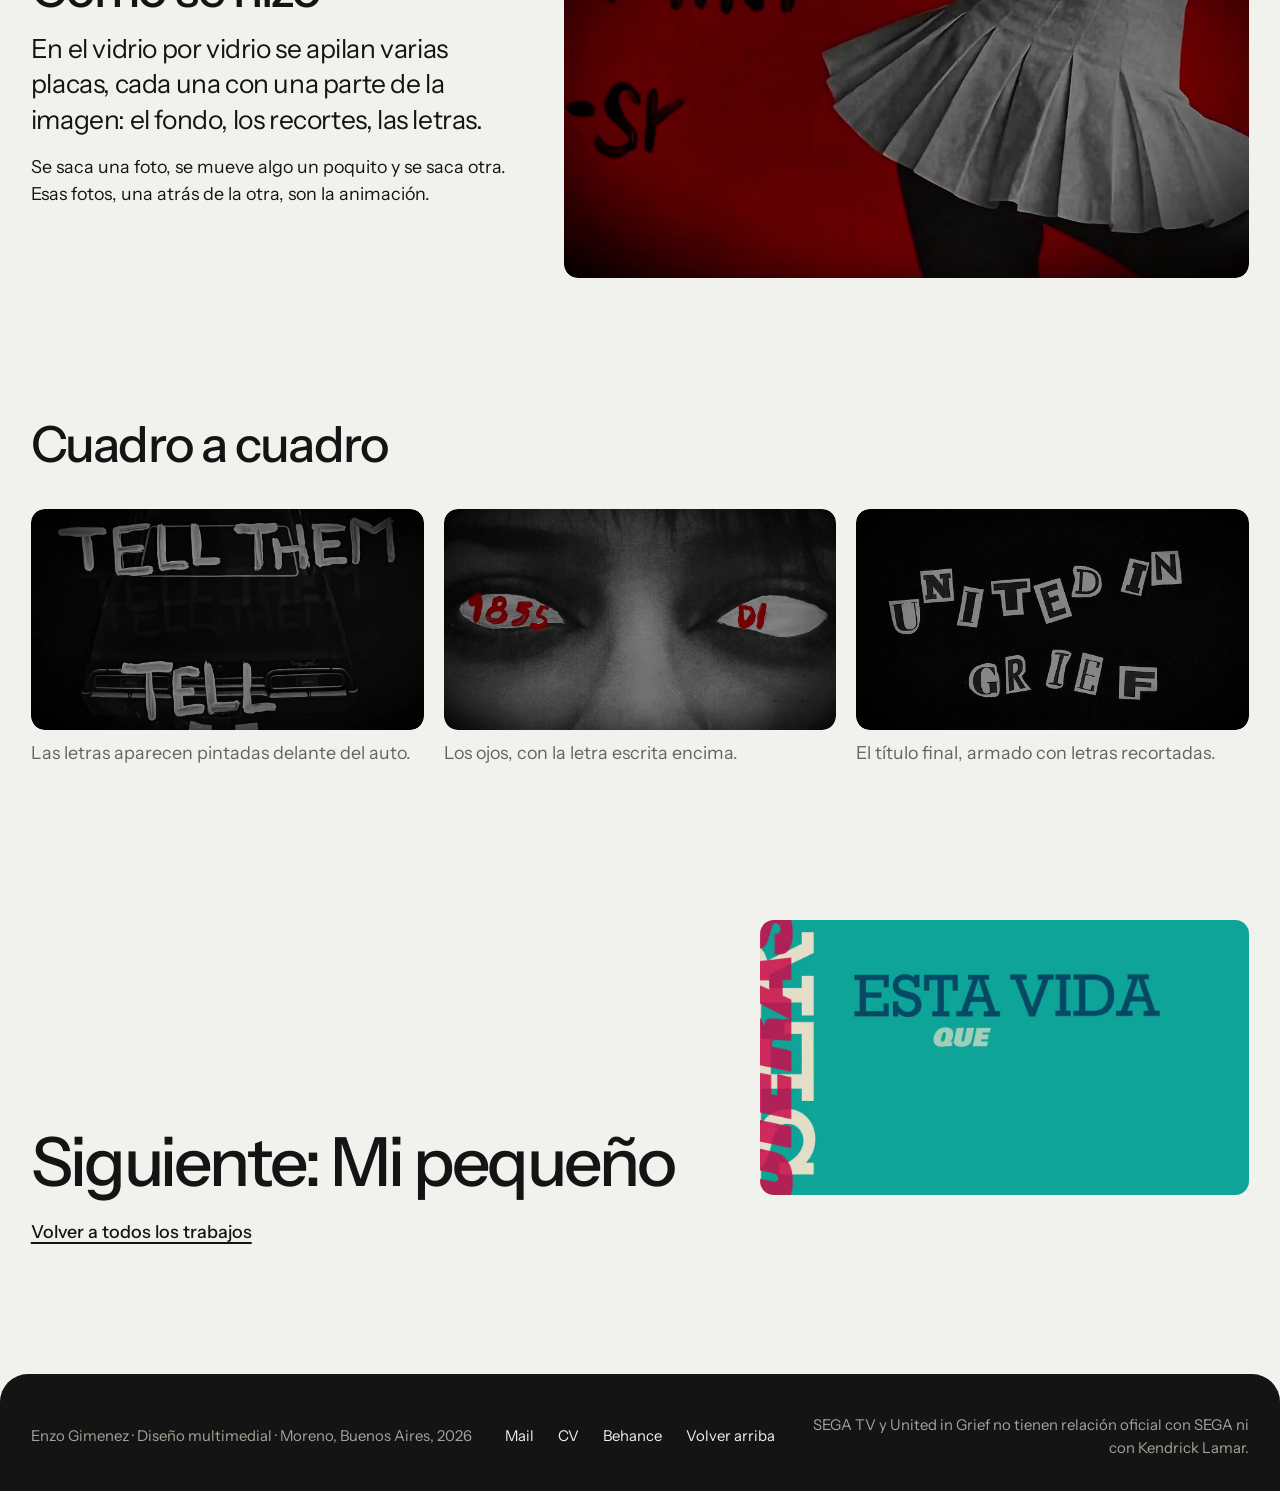
<file: proyectos/united-in-grief.html>
<!doctype html>
<html lang="es">
<head>
<meta charset="utf-8">
<meta name="viewport" content="width=device-width, initial-scale=1">
<title>United in Grief — Enzo Gimenez</title>
<meta name="description" content="Un video para «United in Grief» de Kendrick Lamar, animado cuadro por cuadro con placas de vidrio superpuestas: una imagen manual, imperfecta y en capas.">
<meta property="og:title" content="United in Grief — Enzo Gimenez">
<meta property="og:description" content="Un video para «United in Grief» de Kendrick Lamar, animado cuadro por cuadro con placas de vidrio superpuestas: una imagen manual, imperfecta y en capas.">
<meta property="og:image" content="../media/cover-united.jpg">
<meta name="theme-color" content="#f1f1ee">
<link rel="preconnect" href="https://fonts.googleapis.com">
<link rel="preconnect" href="https://fonts.gstatic.com" crossorigin>
<link href="https://fonts.googleapis.com/css2?family=Instrument+Sans:wght@400;500;600&display=swap" rel="stylesheet">
<link rel="icon" href="../favicon.svg" type="image/svg+xml">
<link rel="stylesheet" href="../styles.css">
</head>
<body id="top">

<header class="bar">
  <a class="bar__mark" href="../index.html">Enzo Gimenez</a>
  <nav class="bar__links" aria-label="Secciones"><a href="../index.html#trabajos">Trabajos</a><a href="../index.html#miniaturas">Miniaturas</a><a href="../index.html#sobre-mi">Sobre mí</a><a href="../index.html#contacto">Contacto</a></nav>
  <details class="bar__menu">
    <summary>Menú</summary>
    <nav class="bar__sheet" aria-label="Secciones"><a href="../index.html#trabajos">Trabajos</a><a href="../index.html#miniaturas">Miniaturas</a><a href="../index.html#sobre-mi">Sobre mí</a><a href="../index.html#contacto">Contacto</a></nav>
  </details>
</header>

<main>
  <section class="case__head" aria-labelledby="p-title">
    <h1 class="case__title" id="p-title">United in Grief</h1>
    <p class="case__lead">Un video para «United in Grief» de Kendrick Lamar, animado cuadro por cuadro con placas de vidrio superpuestas: una imagen manual, imperfecta y en capas.</p>
    <dl class="facts"><div><dt>Año</dt><dd>2025</dd></div><div><dt>Qué es</dt><dd>Video animado para una canción</dd></div><div><dt>Técnica</dt><dd>Stop motion, vidrio por vidrio y collage</dd></div><div><dt>Duración</dt><dd>1:08</dd></div></dl>
    <p><a class="btn" href="#ver">Ver el video</a></p>
  </section>

  <section class="case__hero" id="ver" aria-labelledby="ver-title">
    <h2 class="visually-hidden" id="ver-title">Video completo</h2>
    <video class="media" src="../media/full-united.mp4" poster="../media/united-1.jpg" controls playsinline preload="metadata" aria-label="Video completo de United in Grief"></video>
    <p class="caption">Video completo · 1:08 · con sonido</p>
  </section>

  <section class="sec sec--split">
    <div class="sec__copy"><h2 class="h3">Cómo se hizo</h2><p>En el vidrio por vidrio se apilan varias placas, cada una con una parte de la imagen: el fondo, los recortes, las letras.</p><p>Se saca una foto, se mueve algo un poquito y se saca otra. Esas fotos, una atrás de la otra, son la animación.</p></div>
    <button class="zoom" type="button" data-caption="Cuadro del video: un collage en blanco y negro sobre fondo rojo" aria-label="Ampliar: Cuadro del video: un collage en blanco y negro sobre fondo rojo"><img class="media" src="../media/united-3.jpg" alt="Cuadro del video: un collage en blanco y negro sobre fondo rojo" loading="lazy"></button>
  </section>

  <section class="sec">
    <div class="sec__head"><h2 class="h3">Cuadro a cuadro</h2></div>
    <div class="stills"><figure><button class="zoom" type="button" data-caption="Las letras aparecen pintadas delante del auto." aria-label="Ampliar: Las letras aparecen pintadas delante del auto."><img class="media" src="../media/united-1.jpg" alt="Las letras aparecen pintadas delante del auto." loading="lazy"></button><figcaption>Las letras aparecen pintadas delante del auto.</figcaption></figure><figure><button class="zoom" type="button" data-caption="Los ojos, con la letra escrita encima." aria-label="Ampliar: Los ojos, con la letra escrita encima."><img class="media" src="../media/united-2.jpg" alt="Los ojos, con la letra escrita encima." loading="lazy"></button><figcaption>Los ojos, con la letra escrita encima.</figcaption></figure><figure><button class="zoom" type="button" data-caption="El título final, armado con letras recortadas." aria-label="Ampliar: El título final, armado con letras recortadas."><img class="media" src="../media/united-4.jpg" alt="El título final, armado con letras recortadas." loading="lazy"></button><figcaption>El título final, armado con letras recortadas.</figcaption></figure></div>
  </section>

  <section class="next" aria-labelledby="next-title">
    <h2 class="next__title" id="next-title"><a href="mi-pequeno.html">Siguiente: Mi pequeño</a></h2>
    <a class="next__media" href="mi-pequeno.html" tabindex="-1" aria-hidden="true"><video src="../media/loop-tipo.mp4" poster="../media/poster-tipo.jpg" autoplay muted loop playsinline preload="metadata" aria-hidden="true"></video></a>
    <p class="next__back"><a class="link" href="../index.html#trabajos">Volver a todos los trabajos</a></p>
  </section>
</main>

<footer class="foot">
  <p>Enzo Gimenez · Diseño multimedial · Moreno, Buenos Aires, 2026</p>
  <p class="foot__links"><a href="mailto:enzogimenez07.eg@gmail.com">Mail</a><a href="../media/Enzo-Gimenez-CV.pdf" download>CV</a><a href="https://www.behance.net/enzogimenez2" target="_blank" rel="noopener">Behance</a><a href="#top">Volver arriba</a></p>
  <p class="foot__note">SEGA TV y United in Grief no tienen relación oficial con SEGA ni con Kendrick Lamar.</p>
</footer>

<script src="../main.js"></script>
</body>
</html>
</file>
<file: styles.css>
/* Portfolio de Enzo Gimenez.
   Fondo claro, letra tranquila y el trabajo adelante, como los portfolios de estudios de motion. */
:root {
  --bg: #f1f1ee;
  --surface: #e4e3df;
  --ink: #141414;
  --muted: #67635b;
  --dark: #141414;
  --dark-ink: #f1f1ee;
  --dark-muted: #a7a399;
  --accent: #e5202b;
  --ok: #1f9d4c;

  --step-small: clamp(0.875rem, 0.85rem + 0.1vw, 0.9375rem);
  --step-body: clamp(1rem, 0.96rem + 0.2vw, 1.125rem);
  --step-lead: clamp(1.25rem, 1.05rem + 0.75vw, 1.75rem);
  --step-h3: clamp(2rem, 1.2rem + 2.4vw, 3.5rem);
  --step-h2: clamp(2.5rem, 1.2rem + 3.8vw, 4.75rem);
  --step-hero: clamp(3.5rem, 1rem + 8.4vw, 9.25rem);
  --step-statement: clamp(1.75rem, 0.9rem + 2.6vw, 3.375rem);

  --margin: clamp(20px, 2.4vw, 40px);
  --gap: clamp(24px, 3.4vw, 56px);
  --radius: 14px;
  --bar-h: 64px;
  --ease-out: cubic-bezier(0.22, 1, 0.36, 1);
}

*, *::before, *::after { box-sizing: border-box; }
html { -webkit-text-size-adjust: 100%; scroll-behavior: smooth; }
body {
  margin: 0;
  background: var(--bg);
  color: var(--ink);
  font-family: "Instrument Sans", system-ui, sans-serif;
  font-size: var(--step-body);
  line-height: 1.5;
  -webkit-font-smoothing: antialiased;
}
img, video, iframe { display: block; max-width: 100%; }
p, h1, h2, h3, dl, dd, ol, ul, figure { margin: 0; }
a { color: inherit; }
::selection { background: var(--ink); color: var(--bg); }
:focus-visible { outline: 2px solid var(--accent); outline-offset: 3px; }
[id] { scroll-margin-top: calc(var(--bar-h) + 12px); }
.visually-hidden { position: absolute; width: 1px; height: 1px; overflow: hidden; clip-path: inset(50%); white-space: nowrap; }
.media { border-radius: var(--radius); }

.btn {
  display: inline-flex; align-items: center; justify-content: center;
  min-height: 48px; padding: 0 24px; border-radius: 999px;
  background: var(--ink); color: var(--bg);
  font-weight: 500; text-decoration: none; white-space: nowrap;
  transition: background-color 200ms ease, color 200ms ease, transform 200ms var(--ease-out);
}
.btn:hover { background: var(--accent); color: #fff; }
.btn:active { transform: scale(0.97); }
.btn--light { background: var(--dark-ink); color: var(--dark); }
.link { font-weight: 500; text-decoration: underline; text-decoration-thickness: 1.5px; text-underline-offset: 4px; transition: color 200ms ease; }
.link:hover { color: var(--accent); }

.h2 { font-size: var(--step-h2); font-weight: 500; letter-spacing: -0.04em; line-height: 1; }
.h3 { font-size: var(--step-h3); font-weight: 500; letter-spacing: -0.035em; line-height: 1.02; }

/* ---------- Barra ---------- */
.bar {
  position: sticky; top: 0; z-index: 20;
  height: var(--bar-h); padding: 0 var(--margin);
  display: flex; justify-content: space-between; align-items: center;
  background: var(--bg);
}
.bar a { text-decoration: none; }
.bar__mark { font-weight: 600; letter-spacing: -0.01em; }
.bar__links { display: flex; gap: clamp(20px, 2.4vw, 36px); }
.bar__links a { color: var(--muted); transition: color 200ms ease; }
.bar__links a:hover { color: var(--ink); }
.bar__menu { display: none; }

/* ---------- Inicio: la frase con videos chiquitos adentro ---------- */
.hero {
  padding: clamp(48px, 10vh, 128px) var(--margin) clamp(40px, 6vh, 64px);
  display: flex; flex-direction: column; gap: clamp(24px, 4vh, 48px);
}
.hero__title { font-size: var(--step-hero); font-weight: 500; letter-spacing: -0.05em; line-height: 0.95; }
.hero__statement { font-size: clamp(1.5rem, 0.9rem + 1.9vw, 2.5rem); font-weight: 500; letter-spacing: -0.025em; line-height: 1.2; max-width: 46ch; }

.hero__foot {
  margin-top: 8px; display: flex; flex-wrap: wrap; align-items: center; gap: 16px 40px;
  color: var(--muted); font-size: 1.125rem;
}
.hero__status { display: inline-flex; align-items: center; gap: 10px; }
.dot { width: 9px; height: 9px; border-radius: 50%; background: var(--ok); box-shadow: 0 0 0 4px rgba(31, 157, 76, 0.18); /* taste-skill-ignore: el halo del punto de disponible */ }
.hero__actions { margin-left: auto; display: flex; align-items: center; gap: 24px; color: var(--ink); }

/* ---------- Encabezado de sección ---------- */
.head { display: grid; grid-template-columns: 1fr 1fr; gap: 16px var(--gap); align-items: end; margin-bottom: clamp(28px, 4vw, 48px); }
.head__note { color: var(--muted); max-width: 42ch; justify-self: end; }

/* ---------- Trabajos ---------- */
.work { padding: clamp(56px, 7vw, 104px) var(--margin) 0; }
.grid { list-style: none; padding: 0; display: grid; grid-template-columns: repeat(12, 1fr); gap: clamp(36px, 4vw, 56px) clamp(14px, 1.4vw, 20px); }
.tile--w7 { grid-column: span 7; }
.tile--w5 { grid-column: span 5; }
.tile--w6 { grid-column: span 6; }
.tile__link { display: block; text-decoration: none; }
.tile__media { display: block; height: clamp(240px, 30vw, 540px); border-radius: var(--radius); overflow: hidden; background: var(--surface); }
.tile__media video, .tile__media img { width: 100%; height: 100%; object-fit: cover; transition: transform 800ms var(--ease-out); }
.tile__link:hover .tile__media video, .tile__link:hover .tile__media img { transform: scale(1.035); }
.tile__cap { display: flex; flex-wrap: wrap; justify-content: space-between; align-items: baseline; gap: 4px 16px; margin-top: 14px; }
.tile__name { font-size: var(--step-lead); font-weight: 500; letter-spacing: -0.02em; line-height: 1.2; }
.tile__kind { color: var(--muted); }
.tile__link:hover .tile__name { text-decoration: underline; text-decoration-thickness: 1.5px; text-underline-offset: 5px; }

/* ---------- Miniaturas y portadas ---------- */
.graphics { padding: clamp(96px, 12vw, 180px) var(--margin) 0; }
.gfx { display: grid; grid-template-columns: 3fr 9fr; gap: 20px var(--gap); padding-top: clamp(28px, 3vw, 40px); }
.gfx + .gfx { margin-top: clamp(40px, 5vw, 72px); }
.gfx__title { font-size: var(--step-lead); font-weight: 500; letter-spacing: -0.02em; line-height: 1.2; }
.gfx__note { color: var(--muted); margin-top: 6px; max-width: 28ch; }
.gfx__list { list-style: none; padding: 0; display: grid; grid-template-columns: repeat(3, 1fr); gap: 20px 14px; }
.gfx__list--2 { grid-template-columns: repeat(2, 1fr); }
.gfx__media { display: block; border-radius: 10px; overflow: hidden; background: var(--surface); }
.gfx__media img { width: 100%; aspect-ratio: 16 / 9; object-fit: cover; transition: transform 800ms var(--ease-out); }
.gfx__media:hover img { transform: scale(1.04); }
.gfx__name { margin-top: 10px; font-weight: 500; }

/* ---------- Sobre mí ---------- */
.about { padding: clamp(96px, 12vw, 180px) var(--margin) clamp(96px, 12vw, 180px); display: grid; grid-template-columns: 5fr 7fr; gap: 40px var(--gap); }
.about__side { grid-row: 1 / span 2; display: grid; gap: 28px; align-content: start; }
.about__photo { width: min(80%, 440px); height: auto; }
.about__text { display: grid; gap: 20px; }
.about__lead { font-size: var(--step-lead); line-height: 1.35; letter-spacing: -0.015em; }
.about__text p:not(.about__lead) { max-width: 56ch; }
.about__list { display: grid; grid-template-columns: 1fr 1fr; gap: 28px var(--gap); }
.about__list dt { color: var(--muted); font-size: var(--step-small); margin-bottom: 4px; }
.about__list dd { font-weight: 500; }

/* ---------- Contacto (cierre oscuro) ---------- */
.contact {
  background: var(--dark); color: var(--dark-ink);
  border-radius: 28px 28px 0 0;
  padding: clamp(96px, 12vw, 160px) var(--margin) clamp(80px, 9vw, 120px);
  display: grid; gap: 24px; justify-items: start;
}
.contact__title { font-size: var(--step-hero); font-weight: 500; letter-spacing: -0.05em; line-height: 0.95; max-width: 12ch; }
.contact__lead { color: var(--dark-muted); font-size: var(--step-lead); }
.contact__mail { margin-top: 12px; }
.contact__mail a {
  font-size: clamp(1.5rem, 0.9rem + 2.6vw, 3.25rem); font-weight: 500; letter-spacing: -0.03em;
  text-decoration: underline; text-decoration-thickness: 2px; text-underline-offset: 0.18em; overflow-wrap: anywhere;
  transition: color 200ms ease;
}
.contact__mail a:hover { color: var(--accent); }
.contact__actions { display: flex; flex-wrap: wrap; align-items: center; gap: 16px 28px; margin-top: 8px; }
.contact .btn--light:hover { background: var(--accent); color: #fff; }
.contact .link:hover { color: var(--accent); }

/* ---------- Pie ---------- */
.foot {
  background: var(--dark); color: var(--dark-muted);
  padding: 28px var(--margin) 32px;
  display: grid; grid-template-columns: 1fr auto 1fr; gap: 12px 24px; align-items: center;
  font-size: var(--step-small);
}
.foot__links { display: flex; gap: 24px; }
.foot__links a { color: var(--dark-ink); text-decoration: none; }
.foot__links a:hover { color: var(--accent); }
.foot__note { text-align: right; }
/* en las páginas de proyecto el pie va solo, sin el bloque de contacto */
.next + .foot, main:has(.next) + .foot { border-radius: 28px 28px 0 0; padding-top: 40px; }

/* ---------- Página de proyecto ---------- */
.case__head {
  padding: clamp(56px, 9vw, 120px) var(--margin) clamp(36px, 4vw, 56px);
  display: grid; grid-template-columns: 7fr 5fr; gap: 28px var(--gap); align-items: end;
}
.case__title { grid-column: 1 / -1; font-size: var(--step-hero); font-weight: 500; letter-spacing: -0.05em; line-height: 0.95; }
.case__lead { font-size: var(--step-lead); line-height: 1.35; letter-spacing: -0.015em; max-width: 36ch; }
.facts { display: grid; grid-template-columns: 1fr 1fr; gap: 20px 24px; }
.facts dt { color: var(--muted); font-size: var(--step-small); margin-bottom: 2px; }
.facts dd { font-weight: 500; }
.case__head > p:last-child { grid-column: 1 / -1; }

.case__hero { padding: 0 var(--margin); }
.case__hero > video { width: 100%; aspect-ratio: 16 / 9; background: #000; }
.case__site { width: 100%; height: min(82svh, 900px); border: 0; background: #000; }
.caption { margin-top: 12px; color: var(--muted); }
.caption a { color: var(--ink); font-weight: 500; }
.shorts { list-style: none; padding: 0; display: grid; grid-template-columns: repeat(4, 1fr); gap: 16px; }
.short video { width: 100%; aspect-ratio: 9 / 16; background: #000; }
.short__name { margin-top: 10px; font-weight: 500; }

.sec { padding: clamp(96px, 11vw, 160px) var(--margin) 0; }
.sec__head { display: grid; grid-template-columns: 5fr 7fr; gap: 16px var(--gap); align-items: end; margin-bottom: clamp(24px, 3vw, 40px); }
.sec__intro { font-size: var(--step-lead); line-height: 1.35; letter-spacing: -0.015em; max-width: 40ch; }
.case__hero .sec__head { margin-bottom: 28px; }

.sec--split { display: grid; grid-template-columns: 5fr 7fr; gap: 28px var(--gap); align-items: center; }
.sec__copy { display: grid; gap: 16px; align-content: start; }
.sec__copy p { max-width: 44ch; }
.sec__copy p:first-of-type { color: var(--ink); font-size: var(--step-lead); line-height: 1.35; letter-spacing: -0.015em; }
.sec--split > .zoom img { width: 100%; height: auto; }

.pieces { list-style: none; padding: 0; display: grid; grid-template-columns: repeat(2, 1fr); gap: 44px 20px; }
.piece video { width: 100%; aspect-ratio: 16 / 9; background: #000; }
.piece__name { margin-top: 14px; font-size: var(--step-lead); font-weight: 500; letter-spacing: -0.02em; }
.piece__name span { color: var(--muted); font-size: var(--step-body); font-weight: 400; letter-spacing: 0; }
.piece__text { max-width: 52ch; margin-top: 4px; }

.gal { list-style: none; padding: 0; display: grid; grid-template-columns: repeat(3, 1fr); gap: 36px 20px; }
.gal__item img { width: 100%; height: auto; }
.gal__name { margin-top: 12px; font-weight: 500; }
.gal__text { color: var(--muted); }

.stills { display: grid; grid-template-columns: repeat(3, 1fr); gap: 20px; }
.stills img { width: 100%; aspect-ratio: 16 / 9; object-fit: cover; }
.stills figcaption, .devices figcaption, .wide figcaption { margin-top: 10px; color: var(--muted); }
.devices { display: grid; grid-template-columns: 7fr 3fr 2fr; gap: 20px; align-items: end; }
.devices img { width: 100%; height: auto; }
.thumbs { display: grid; grid-template-columns: repeat(2, 1fr); gap: 20px; }
.thumbs img { width: 100%; height: auto; }
.thumbs figcaption { margin-top: 10px; }
.thumb__name { font-weight: 500; }
.thumb__meta { color: var(--muted); }
.wide img { width: 100%; height: auto; }

.case__out { padding: clamp(56px, 6vw, 80px) var(--margin) 0; }

.next {
  margin-top: clamp(96px, 12vw, 180px);
  padding: 0 var(--margin) clamp(96px, 10vw, 140px);
  display: grid; grid-template-columns: 7fr 5fr; gap: 24px var(--gap); align-items: end;
}
.next__title { font-size: var(--step-h2); font-weight: 500; letter-spacing: -0.04em; line-height: 1; }
.next__title a { text-decoration: none; }
.next__title a:hover { text-decoration: underline; text-decoration-thickness: 2px; text-underline-offset: 8px; }
.next__media { display: block; aspect-ratio: 16 / 9; border-radius: var(--radius); overflow: hidden; background: var(--surface); }
.next__media video, .next__media img { width: 100%; height: 100%; object-fit: cover; transition: transform 800ms var(--ease-out); }
.next__media:hover video, .next__media:hover img { transform: scale(1.035); }
.next__back { grid-column: 1 / -1; }

/* ---------- Movimiento ---------- */
@keyframes rise { from { opacity: 0; transform: translateY(18px); } }
.hero__title, .hero__statement, .hero__foot, .case__title, .case__lead { animation: rise 900ms var(--ease-out) both; }
.hero__statement, .case__lead { animation-delay: 120ms; }
.hero__foot { animation-delay: 240ms; }
.js .reveal { opacity: 0; transform: translateY(22px); transition: opacity 800ms var(--ease-out), transform 800ms var(--ease-out); transition-delay: var(--d, 0ms); }
.js .reveal.is-in { opacity: 1; transform: none; }

/* ---------- Celular ---------- */
@media (max-width: 820px) {
  .bar__links { display: none; }
  .bar__menu { display: block; position: relative; }
  .bar__menu summary { list-style: none; cursor: pointer; min-height: 44px; display: flex; align-items: center; font-weight: 500; }
  .bar__menu summary::-webkit-details-marker { display: none; }
  .bar__sheet { position: absolute; right: 0; top: 48px; display: grid; padding: 10px 18px; background: var(--ink); border-radius: 14px; min-width: 190px; }
  .bar__sheet a { padding: 10px 0; color: var(--bg); }

  .hero { min-height: 0; padding-top: 40px; }
  .hero__statement { max-width: none; }
  .hero__actions { margin-left: 0; width: 100%; }

  .head, .sec__head { grid-template-columns: 1fr; }
  .head__note { justify-self: start; }
  .grid { grid-template-columns: 1fr; }
  .tile--w7, .tile--w5, .tile--w6 { grid-column: 1; }
  .tile__media { height: auto; aspect-ratio: 4 / 3; }

  .gfx { grid-template-columns: 1fr; }
  .gfx__list, .gfx__list--2 { grid-template-columns: 1fr 1fr; }

  .about { grid-template-columns: 1fr; }
  .about__side { grid-row: auto; }
  .about__photo { width: 72%; }
  .about__list { grid-template-columns: 1fr 1fr; }

  .foot { grid-template-columns: 1fr; }
  .foot__note { text-align: left; }

  .case__head { grid-template-columns: 1fr; }
  .shorts { grid-template-columns: 1fr 1fr; }
  .sec--split { grid-template-columns: 1fr; }
  .pieces, .gal, .stills, .thumbs { grid-template-columns: 1fr; }
  .devices { grid-template-columns: 3fr 2fr; }
  .devices .device--0 { grid-column: 1 / -1; }
  .next { grid-template-columns: 1fr; }
}

@media (prefers-reduced-motion: reduce) {
  html { scroll-behavior: auto; }
  .hero__title, .hero__statement, .hero__foot, .case__title, .case__lead { animation: none; }
  .js .reveal { opacity: 1; transform: none; transition: none; }
  .btn, .tile__media video, .tile__media img, .gfx__media img, .next__media video, .next__media img { transition: none; }
  .tile__link:hover .tile__media video, .tile__link:hover .tile__media img, .gfx__media:hover img, .next__media:hover video, .next__media:hover img { transform: none; }
}

/* ---------- Imágenes que se amplían ---------- */
.zoom { display: block; width: 100%; padding: 0; border: 0; background: none; color: inherit; cursor: zoom-in; border-radius: var(--radius); overflow: hidden; }
.zoom img { transition: transform 700ms var(--ease-out); }
.zoom:hover img { transform: scale(1.02); }
.gfx__media.zoom { border-radius: 10px; }
.lightbox { width: 100vw; height: 100svh; max-width: none; max-height: none; margin: 0; padding: 0; border: 0; background: rgba(14, 14, 14, 0.95); color: var(--dark-ink); }
.lightbox::backdrop { background: transparent; }
.lightbox[open] { display: grid; place-items: center; }
.lightbox__fig { display: grid; gap: 14px; justify-items: center; padding: 72px 88px 40px; }
.lightbox__fig img { max-width: min(1500px, 100%); max-height: calc(100svh - 170px); width: auto; height: auto; border-radius: 10px; }
.lightbox__fig figcaption { color: var(--dark-muted); text-align: center; }
.lightbox button { position: absolute; display: grid; place-items: center; min-width: 48px; min-height: 48px; padding: 0 14px; border: 0; border-radius: 999px; background: rgba(241, 241, 238, 0.12); color: var(--dark-ink); font: inherit; cursor: pointer; transition: background-color 200ms ease; }
.lightbox button:hover { background: rgba(241, 241, 238, 0.24); }
.lightbox__close { top: 16px; right: 16px; }
.lightbox__prev, .lightbox__next { top: 50%; transform: translateY(-50%); font-size: 1.4rem; }
.lightbox__prev { left: 16px; }
.lightbox__next { right: 16px; }

/* ---------- Detalles ---------- */
.btn--ghost { background: transparent; color: var(--dark-ink); border: 1.5px solid rgba(241, 241, 238, 0.4); cursor: pointer; font: inherit; font-weight: 500; }
.btn--ghost:hover { background: var(--dark-ink); color: var(--dark); }
.tile__arrow { display: inline-block; transition: transform 300ms var(--ease-out); }
.tile__link:hover .tile__arrow { transform: translateX(6px); }
@keyframes pulse { 50% { box-shadow: 0 0 0 7px rgba(31, 157, 76, 0.06); } } /* taste-skill-ignore: el halo del punto de disponible */
.dot { animation: pulse 2.4s ease-in-out infinite; }

@media (max-width: 820px) {
  .lightbox__fig { padding: 64px 12px 88px; }
  .lightbox__prev, .lightbox__next { top: auto; bottom: 20px; transform: none; }
}
@media (prefers-reduced-motion: reduce) {
  .zoom img, .tile__arrow { transition: none; }
  .zoom:hover img, .tile__link:hover .tile__arrow { transform: none; }
  .dot { animation: none; }
}

/* ---------- Tapas: el video del proyecto aparece al pasar el mouse ---------- */
.tile__media { position: relative; }
.tile__hover { position: absolute; inset: 0; opacity: 0; transition: opacity 400ms ease; }
.tile__link:hover .tile__hover, .tile__link:focus-visible .tile__hover { opacity: 1; }
@media (prefers-reduced-motion: reduce) { .tile__hover { transition: none; } }

/* ---------- Cinta de disciplinas: invita a seguir bajando ---------- */
.ribbon { overflow: hidden; padding: clamp(12px, 2vw, 28px) 0 clamp(20px, 3vw, 40px); }
.ribbon__track { display: flex; width: max-content; animation: ribbon 50s linear infinite; }
.ribbon:hover .ribbon__track { animation-play-state: paused; }
.ribbon__group { display: flex; list-style: none; margin: 0; padding: 0; }
.ribbon__group li {
  display: flex; align-items: center; white-space: nowrap;
  font-size: clamp(2.25rem, 1rem + 5vw, 6rem); font-weight: 500; letter-spacing: -0.045em; line-height: 1.05;
}
.ribbon__group li::after { content: ""; width: 0.2em; height: 0.2em; margin: 0 0.55em; border-radius: 50%; background: var(--accent); }
@keyframes ribbon { to { transform: translateX(-50%); } }
@media (prefers-reduced-motion: reduce) { .ribbon__track { animation: none; } }

/* Renglones parejos en frases largas: ninguna palabra queda sola al final */
.hero__statement, .about__lead, .case__lead, .sec__intro, .contact__title, .h2, .h3 { text-wrap: balance; }

/* Botón del CV en Sobre mí, debajo de la ficha */
.about__cv { grid-column: 2; }
@media (max-width: 820px) { .about__cv { grid-column: 1; } }

/* ---------- Cursor: aro que sigue al mouse ---------- */
.cursor-ring {
  position: fixed; top: 0; left: 0; z-index: 50; pointer-events: none;
  width: 30px; height: 30px; margin: -15px 0 0 -15px; border-radius: 50%;
  border: 1.5px solid var(--accent);
  display: grid; place-items: center;
  opacity: 0;
  transition: width 350ms var(--ease-out), height 350ms var(--ease-out), margin 350ms var(--ease-out),
              background-color 250ms ease, border-color 250ms ease, opacity 200ms ease;
}
.has-cursor .cursor-ring.is-big { opacity: 1; }
.cursor-ring__label { color: #fff; font-size: 15px; font-weight: 500; letter-spacing: -0.01em; opacity: 0; transform: scale(0.6); transition: opacity 200ms ease, transform 350ms var(--ease-out); }
.cursor-ring.is-big { width: 88px; height: 88px; margin: -44px 0 0 -44px; background: var(--accent); border-color: var(--accent); mix-blend-mode: normal; }
.cursor-ring.is-big .cursor-ring__label { opacity: 1; transform: none; }
.cursor-ring.is-big.is-down { width: 76px; height: 76px; margin: -38px 0 0 -38px; }
@media (prefers-reduced-motion: reduce) { .cursor-ring, .cursor-ring__label { transition: none; } }

/* La estela digital del cursor */
.cursor-trail { position: fixed; inset: 0; z-index: 49; width: 100vw; height: 100vh; pointer-events: none; }

/* En el celular la frase del inicio va corta */
@media (max-width: 820px) { .solo-compu { display: none; } }
</file>
<file: sega-web/styles.css>
:root{
  --black:#0b0b0b;
  --white:#f7f7f7;
  --red:#ff1e1e;
  --nav-h:72px;
  --container: min(1200px, 92vw);
}

*,*::before,*::after{ box-sizing:border-box; }
html,body{ height:100%; }
body{
  margin:0; background:var(--black); color:var(--white);
  font-family:"Nunito Sans", system-ui, -apple-system, Segoe UI, Roboto, Arial, sans-serif;
}
img{ max-width:100%; height:auto; display:block; }


.nav{
  position:fixed; inset:0 0 auto 0; height:var(--nav-h);
  display:flex; align-items:center; z-index:50;
  background:rgba(0,0,0,.95); border-bottom:1px solid #161616;
}
.nav-inner{
  width:var(--container); margin-inline:auto;
  display:flex; align-items:center; justify-content:space-between; gap:16px;
  padding:0 8px;
}
.brand{ display:flex; align-items:center; }
.brand img{ height:26px; image-rendering: pixelated; }

.menu{
  display:flex; gap:12px; align-items:center; flex-wrap:wrap;
}
.menu a{
  text-decoration:none; color:#ddd; font-weight:800; font-size:14px;
  padding:8px 10px; border-radius:10px;
}
.menu a.active{ color:#fff; }
.btn-8bit{
  display:inline-block; background:var(--red); color:#000; font-weight:900;
  font-size:14px; padding:12px 14px; text-transform:uppercase; border:none; cursor:pointer;
  clip-path:polygon(
    0 30%,5% 30%,5% 20%,10% 20%,10% 10%,90% 10%,90% 20%,95% 20%,95% 30%,100% 30%,
    100% 70%,95% 70%,95% 80%,90% 80%,90% 90%,10% 90%,10% 80%,5% 80%,5% 70%,0 70%
  );
  transition:filter .2s ease;
}
.btn-8bit:hover{ filter:brightness(.92); }

@media (max-width: 820px){
  .nav-inner{ align-items:flex-start; }
  .menu{ width:100%; }
}


.hero{
  position:relative;
  min-height: calc(100svh - var(--nav-h));
  padding-top: var(--nav-h);
  display:grid; place-items:center;
  background:#111; isolation:isolate;
  background-image: url('img/Knuckles_101_0002_RT.png'); 
  background-size: cover; background-position: center; background-repeat: no-repeat;
}

.hero-content{
  width: var(--container); margin-inline:auto;
  display:flex; flex-direction:column; gap:16px;
  padding: 32px 16px; text-align:center;
}
.eyebrow{
  margin:0; font-size:18px; color:#e9e9e9; font-weight:700;
}
.eyebrow b{ color:#fff; }
.title-img img{ width:min(78vw, 520px); margin:0 auto; }
.cta{ margin-top:8px; }
.cta .btn-8bit{ color:#000; }

@media (min-width: 992px){
  .hero-content{
    text-align:left; padding:0;
    position:absolute; top:50%; left:46%; transform:translate(-44%, -50%);
    width: var(--container);
  }
  .title-img img{ margin-left:-40px; width:auto; max-width:670px; }
}

/* ---- LANDING / CATÁLOGO  ---- */
.landing-band{ background:var(--black); padding:56px 0 96px; }
.section-catalog{
  width:var(--container); margin:72px auto 100px;
}
.section-head{
  display:flex; align-items:flex-end; justify-content:space-between; gap:12px; flex-wrap:wrap;
  margin-bottom:20px;
}
.eyebrow-sec{ margin:0; letter-spacing:.04em; font-weight:800; font-size:14px; color:#fff; }
.section-title{
  margin:.1em 0 0; font-size:clamp(26px, 7vw, 56px); line-height:.95; color:#fff; font-weight:900;
}
.see-all{ color:#ddd; text-decoration:none; font-weight:800; font-size:14px; }
.see-all:hover{ color:#fff; }

.card-viewport{
  position:relative; background:#0b0b0b; border-radius:18px; padding:16px 44px; overflow:hidden;
}
.nav-btn{
  position:absolute; top:50%; translate:0 -50%;
  width:34px; height:48px; border:none; cursor:pointer;
  background:#111; color:#fff; font-size:24px; font-weight:900; border-radius:10px; opacity:.9;
}
.nav-btn:hover{ opacity:1; background:#161616; }
.prev{ left:10px; } .next{ right:10px; }

.card-scroller{
  display:grid; grid-auto-flow:column; grid-auto-columns: clamp(220px, 75%, 280px);
  gap:14px; overflow-x:auto; overscroll-behavior-x:contain; scroll-snap-type:x mandatory;
  padding:4px; scrollbar-width:thin;
}
.card-scroller::-webkit-scrollbar{ height:10px; }
.card-scroller::-webkit-scrollbar-thumb{ background:#222; border-radius:999px; }

.card{
  position:relative; aspect-ratio: 3/4.4; border-radius:16px; overflow:hidden;
  background:#111; scroll-snap-align:start; isolation:isolate;
  box-shadow:0 10px 30px rgba(0,0,0,.35);
}
.card img{
  width:100%; height:100%; object-fit:cover; filter:contrast(106%) saturate(110%);
}
.card-grad{
  position:absolute; inset:auto 0 0 0; height:46%;
  background: linear-gradient(to top,
    rgba(255,30,30,.95) 0%,
    rgba(255,30,30,.78) 35%,
    rgba(255,30,30,.32) 70%,
    rgba(255,30,30,0) 100%);
  z-index:1;
}
.card-meta{
  position:absolute; left:16px; right:16px; bottom:14px; z-index:2;
  color:#fff; text-shadow:0 2px 8px rgba(0,0,0,.45);
}
.card-meta h3{ margin:0 0 4px; font-size:22px; font-weight:900; }
.card-meta p{ margin:0; font-size:13px; font-weight:700; color:#ffe8e8; }

@media (min-width: 576px){
  .card-scroller{ grid-auto-columns: clamp(220px, 55%, 280px); }
}
@media (min-width: 1024px){
  .card-viewport{ padding:0; background:transparent; overflow:visible; }
  .nav-btn{ display:none; }
  .card-scroller{
    display:grid; grid-template-columns: repeat(4, 1fr); gap:28px;
    overflow:visible; padding:0; scroll-snap-type:none;
  }
  .card{ border-radius:0; }
}

/* ---- NOTICIAS ( ---- */
.section-news{
  width: var(--container);
  margin: 64px auto;
  display:grid; gap:24px;
  grid-template-columns: 1fr; 
}

.news-grid{
  display:grid; gap:12px; grid-template-columns: 1fr;
}
.news-card{
  position:relative; aspect-ratio:1 / 1; overflow:hidden;
  background:#111; border-radius:0px; box-shadow:0 10px 30px rgba(0,0,0,.35);
}
.news-card img{ width:100%; height:100%; object-fit:cover; filter:contrast(106%) saturate(110%); }
.news-card .meta{
  position:absolute; inset:auto 0 0 0; padding:10px 12px;
  font-size:12px; font-weight:800; line-height:1.2; color:#fff;
  text-shadow:0 2px 8px rgba(0,0,0,.45);
  background: linear-gradient(to top, rgba(255,30,30,.95) 0%, rgba(255,30,30,.7) 35%, rgba(255,30,30,0) 100%);
}
.news-card.placeholder{ background:var(--red); }

.news-title-block{ display:flex; flex-direction:column; gap:4px; }
.news-word{
  font-family:"League Gothic", Impact, sans-serif; font-weight:400; font-stretch:semi-condensed;
  text-transform:uppercase; color:#fff; line-height:1; margin:0;
  font-size: clamp(200px, 35vw, 67px);
}

@media (max-width: 768px){
  .news-title-block{
    display: none;
  }
}
@media (min-width: 576px){
  .news-grid{ grid-template-columns: repeat(2, 1fr); }
}
@media (min-width: 992px){
  .section-news{
    grid-template-columns: 1.2fr .8fr; align-items:start; gap:48px;
  }
  .news-grid{ grid-template-columns: repeat(3, 1fr); gap:16px; }
  .news-word{ font-size: clamp(230px, 20vw, 30px); }
}

/* ---- ENTREVISTAS ---- */
.section-interviews{ width:var(--container); margin:96px auto; color:#fff; }
.section-interviews .eyebrow-sec{ margin:0; letter-spacing:.04em; font-weight:800; font-size:18px; }
.section-interviews .section-title{ margin:.1em 0 24px; font-size:clamp(26px, 7vw, 56px); line-height:.95; font-weight:900; }

.interview-card{
  display:block; width:100%; position:relative; background:#111; border-radius:0; overflow:hidden;
  box-shadow:0 10px 30px rgba(0,0,0,.35); aspect-ratio:16 / 9; min-height:180px;
}
.interview-card img{ position:absolute; inset:0; width:100%; height:100%; object-fit:cover; }
.interview-card .meta{
  position:absolute; left:0; right:0; bottom:0; padding:10px 14px; font-weight:900; font-size:14px; color:#fff;
  text-shadow:0 2px 8px rgba(0,0,0,.45);
  background: linear-gradient(to top, rgba(255,30,30,.95) 0%, rgba(255,30,30,.65) 40%, rgba(255,30,30,0) 100%);
}

#carouselEntrevistas .carousel-control-prev,
#carouselEntrevistas .carousel-control-next{
  width:56px; height:56px; background:#111; opacity:.95; border-radius:10px;
  top:50%; transform:translateY(-50%); border:none;
}
#carouselEntrevistas .carousel-control-prev:hover,
#carouselEntrevistas .carousel-control-next:hover{ background:#161616; opacity:1; }
#carouselEntrevistas .carousel-indicators [data-bs-target]{
  background:var(--red); width:10px; height:10px; border-radius:50%;
}

/* ---- PLANES / PRECIOS ---- */
.slide-pricing{ background:#0b0b0b; color:#fff; padding:80px 0 120px; }
.slide-pricing .wrap{ width:var(--container); margin:0 auto; }
.slide-pricing h2{
  margin:0 0 8px; font-family:"League Gothic", system-ui, sans-serif; font-weight:400; font-stretch:semi-condensed;
  text-transform:uppercase; font-size:clamp(36px,7vw,78px); line-height:.9; letter-spacing:.5px; text-align:center;
}
.slide-pricing .subtitle{ text-align:center; color:#ddd; margin:0 auto 40px; max-width:900px; font-weight:700; }
.slide-pricing .cards{ display:grid; gap:24px; grid-template-columns:1fr; margin-top:24px; }

.slide-pricing .card{
  background:var(--red); color:#ffffff; border-radius:0; position:relative;
  padding:28px 22px 26px; box-shadow:0 10px 30px rgba(0,0,0,.45);
  display:flex; flex-direction:column; min-height:540px;
}
.slide-pricing .head{ text-align:center; margin-bottom:14px; }
.slide-pricing .plan{
  display:inline-block; font-weight:900; letter-spacing:.5px;
  background:#111; color:#fff; padding:8px 16px; border-radius:0; text-transform:uppercase; font-size:18px;
}
.slide-pricing .tagline{ margin:10px 0 0; color:#111; font-weight:800; font-size:14px; opacity:.9; }
.slide-pricing .price{
  font-family:"League Gothic", system-ui, sans-serif; font-weight:400; font-stretch:semi-condensed; line-height:1;
  font-size:clamp(64px,8vw,110px); text-align:center; color:#ffffff; margin:16px 0 0px;
}
.slide-pricing .price small{ font-size:.35em; vertical-align:top; position:relative; top:.15em; }
.slide-pricing ul{ list-style:none; padding:0; margin:18px 0 0; color:#111; font-weight:800; }
.slide-pricing li{ display:flex; gap:10px; align-items:flex-start; margin:10px 0; font-size:14px; }
.slide-pricing li.mute{ opacity:.55; text-decoration:line-through; }
.slide-pricing .pricing-btn{
  margin-top:auto; align-self:center; display:inline-block; color:#000; text-decoration:none;
  font-weight:900; letter-spacing:.5px; padding:16px 24px; text-transform:uppercase;
  background:#ffffff; clip-path:polygon(
    0 30%,5% 30%,5% 20%,10% 20%,10% 10%,90% 10%,90% 20%,95% 20%,95% 30%,100% 30%,
    100% 70%,95% 70%,95% 80%,90% 80%,90% 90%,10% 90%,10% 80%,5% 80%,5% 70%,0 70%
  );
  transition:filter .2s ease;
}
.slide-pricing .pricing-btn:hover{ filter:brightness(.92); }
.slide-pricing .footnote{ margin-top:8px; text-align:center; color:#222; font-weight:800; font-size:12px; }

@media (min-width: 860px){
  .slide-pricing .cards{ grid-template-columns:repeat(3,1fr); }
}

/* ---- CONTACTO + FOOTER ---- */
.slide-final{ background:#0b0b0b; color:#fff; padding:80px 0 120px; }
.slide-final .contact-row{
  display:grid; grid-template-columns: 1fr; gap:40px; align-items:start;
  max-width: var(--container); margin:0 auto; padding:0 16px;
}
@media (min-width: 820px){
  .slide-final .contact-row{ grid-template-columns: 1fr 1fr; }
}

/* Columna izquierda */
.slide-final .info-list{ display:flex; flex-direction:column; gap:22px; }
.slide-final .info-item{ display:flex; align-items:center; gap:14px; }
.slide-final .info-ico{
  width:40px; height:40px; background:var(--red); color:#fff; display:grid; place-items:center; font-size:20px;
}
.slide-final .info-label{ font-weight:900; font-size:15px; margin:0; }
.slide-final .info-text{ margin:0; font-size:14px; }
.slide-final .banner{
  background:#c01616; color:#fff; padding:16px 18px; margin-top:24px; border-radius:0;
  box-shadow:0 5px 15px rgba(0,0,0,.3);
}
.slide-final .banner strong{ display:block; font-size:18px; margin-bottom:4px; }

/* Formulario */
.slide-final .form-col{ display:flex; flex-direction:column; gap:16px; }
.slide-final .form-box{
  background:#c91b1b; padding:22px; border-radius:0; box-shadow:0 10px 30px rgba(0,0,0,.35);
}
.slide-final .form-box h4{ margin:0 0 6px; font-weight:900; }
.slide-final .form-box p.help{ margin:0 0 14px; color:#ffdede; font-weight:800; font-size:12px; }
.slide-final .row2{ display:grid; gap:14px; grid-template-columns: 1fr; }
@media (min-width: 640px){ .slide-final .row2{ grid-template-columns: 1fr 1fr; } }
.slide-final input, .slide-final textarea{
  width:100%; background:#8f1818; border:none; padding:12px 14px; color:#fff; font-weight:800; border-radius:0;
}
.slide-final input::placeholder, .slide-final textarea::placeholder{ color:#ffe2e2; }
.slide-final textarea{ min-height:120px; resize:vertical; }

/* Botón enviar */
.slide-final .send-outer{ display:flex; justify-content:center; }
.slide-final .send-outer .btn-8bit{ margin-top:10px; }

/* Footer */
.sf-footer{ background:#1a1a1a; color:#fff; padding:40px 0; margin-top:60px; }
.sf-wrap{ width:var(--container); margin:0 auto; padding:0 8px; }
.sf-grid{ display:grid; grid-template-columns:repeat(12, minmax(0,1fr)); gap:24px; }
.sf-col-12{ grid-column:span 12; }
.sf-col-4{ grid-column:span 12; }
@media (min-width: 900px){ .sf-col-4{ grid-column:span 4; } }
.sf-footer h5{ margin:0 0 10px; font-weight:900; }
.sf-footer a{ display:block; color:#ccc; text-decoration:none; margin:6px 0; font-weight:700; }
.sf-footer a:hover{ color:var(--red); }
.sf-footer .copy{ text-align:center; opacity:.7; margin-top:8px; font-size:12px; }



@media (min-width: 992px){
  .nav-toggle{ display:none; }
  .menu{
    position: static; max-height:none; overflow:visible; background:transparent; border:0;
    flex-direction:row; align-items:center; gap:14px; padding:0;
  }
  .menu a{ display:inline-block; padding:10px 8px; }
  .menu .btn-8bit{ margin:0; }
}

.nav { position: fixed; inset: 0 0 auto 0; z-index: 1000; } /* encima de todo */
.nav-toggle{
  display:inline-flex; align-items:center; justify-content:center;
  width:44px; height:44px; font-size:20px;
  background:#1a1a1a; color:#fff; border:1px solid #2a2a2a; border-radius:10px; cursor:pointer;
}

.menu{
  position: fixed; left:0; right:0; top: var(--nav-h, 72px);
  background:#0f0f0f; border-top:1px solid #1e1e1e; z-index: 999;
  display:flex; flex-direction:column; gap:6px; padding:0 12px;
  max-height:0; overflow:hidden; transition:max-height .28s ease;
  visibility: hidden; pointer-events: none;
}
.menu a{ display:block; padding:12px 8px; border-radius:8px; color:#ddd; text-decoration:none; font-weight:800; }
.menu a.active{ color:#fff; }
.menu .btn-8bit{ align-self:flex-start; margin:8px 0 12px; }

.menu.open{
  max-height: 70vh;
  visibility: visible;
  pointer-events: auto;
}

@media (min-width: 992px){
  .nav-toggle{ display:none; }
  .menu{
    position: static; max-height:none; overflow:visible; background:transparent; border:0;
    visibility: visible; pointer-events: auto;
    flex-direction:row; align-items:center; gap:14px; padding:0;
  }
  .menu a{ display:inline-block; padding:10px 8px; }
  .menu .btn-8bit{ margin:0; }
}

@media (max-width: 991px){
  .menu .btn-8bit{
    align-self: center; 
    margin: 12px auto 20px;
  }
}

/* ===== EFECTO HOVER NOTICIAS ===== */
.news-card {
  transition: transform 0.3s ease;
}

.news-card:hover {
  transform: scale(1.04);
}

.news-card::after {
  content: "";
  position: absolute;
  inset: 0;
  background: linear-gradient(to top,
    rgba(255, 30, 30, 0.95) 0%,
    rgba(255, 30, 30, 0.7) 40%,
    rgba(255, 30, 30, 0) 100%);
  opacity: 0;
  transition: opacity 0.4s ease, transform 0.4s ease;
  transform: scaleY(0.8);
  z-index: 1;
}

.news-card:hover::after {
  opacity: 1;
  transform: scaleY(1.1);
}

.news-card .meta {
  position: absolute;
  bottom: 0;
  left: 0;
  right: 0;
  padding: 12px 14px;
  font-size: 14px;
  font-weight: 900;
  z-index: 2;
  transition: font-size 0.3s ease, transform 0.3s ease;
}

.news-card:hover .meta {
  font-size: 22px;
  transform: translateY(-6px);
}

.section-catalog .card {
  position: relative;
  aspect-ratio: 3 / 4.4;
  overflow: hidden;
  background: #111;
  border-radius: 0;
  box-shadow: 0 10px 30px rgba(0, 0, 0, .35);
  isolation: isolate;
}

.section-catalog .card-inner {
  position: absolute;
  inset: 0;
  transform: scale(1);
  transition: transform .28s ease;
  will-change: transform;
}

.section-catalog .card:hover .card-inner {
  transform: scale(1.04);
  z-index: 2;
}


.section-catalog .card img {
  width: 100%;
  height: 100%;
  object-fit: cover;
  filter: contrast(106%) saturate(110%);
}

.section-catalog .card .card-grad {
  position: absolute;
  inset: auto 0 0 0;
  height: 46%;
  background: linear-gradient(to top,
    rgba(255, 30, 30, .95) 0%,
    rgba(255, 30, 30, .78) 35%,
    rgba(255, 30, 30, .32) 70%,
    rgba(255, 30, 30, 0) 100%);
  z-index: 1;
  transition: height .28s ease;
}

.section-catalog .card:hover .card-grad {
  height: 60%;
}

.section-catalog .card .card-meta {
  position: absolute;
  left: 16px;
  right: 16px;
  bottom: 14px;
  z-index: 2;
  color: #fff;
  text-shadow: 0 2px 8px rgba(0, 0, 0, .45);
}

.section-catalog .card .card-meta h3 {
  margin: 0 0 4px;
  font-size: 22px;
  font-weight: 900;
}

.section-catalog .card .card-meta .type {
  margin: 0;
  font-size: 13px;
  font-weight: 700;
  color: #ffe8e8;
}

.section-catalog .card .card-meta .desc {
  opacity: 0;
  max-height: 0;
  overflow: hidden;
  transform: translateY(6px);
  margin: 0;
  color: #fff;
  font-weight: 700;
  font-size: 13px;
  line-height: 1.35;
  transition: opacity .3s ease, max-height .3s ease, transform .3s ease, margin-top .3s ease;
}

/* Mostrar al hover */
.section-catalog .card:hover .card-meta .desc {
  opacity: 1;
  max-height: 120px;
  transform: translateY(0);
  margin-top: 6px;
}

.section-catalog .card-scroller {
  align-items: center;
}
</file>
